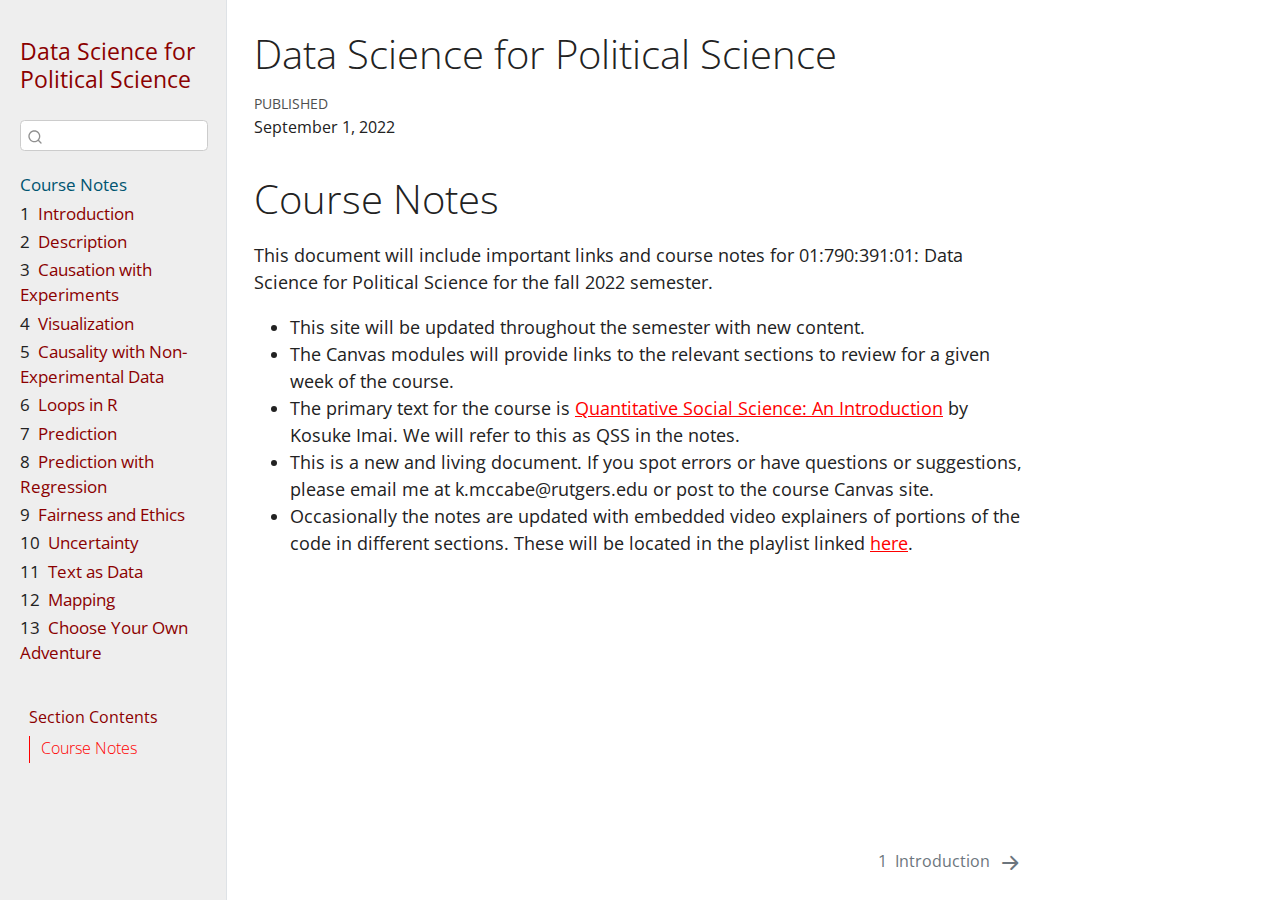
<file: docs/index.html>
<!DOCTYPE html>
<html xmlns="http://www.w3.org/1999/xhtml" lang="en" xml:lang="en"><head>

<meta charset="utf-8">
<meta name="generator" content="quarto-1.0.36">

<meta name="viewport" content="width=device-width, initial-scale=1.0, user-scalable=yes">

<meta name="dcterms.date" content="2022-09-01">

<title>Data Science for Political Science</title>
<style>
code{white-space: pre-wrap;}
span.smallcaps{font-variant: small-caps;}
span.underline{text-decoration: underline;}
div.column{display: inline-block; vertical-align: top; width: 50%;}
div.hanging-indent{margin-left: 1.5em; text-indent: -1.5em;}
ul.task-list{list-style: none;}
</style>


<script src="site_libs/quarto-nav/quarto-nav.js"></script>
<script src="site_libs/quarto-nav/headroom.min.js"></script>
<script src="site_libs/clipboard/clipboard.min.js"></script>
<script src="site_libs/quarto-search/autocomplete.umd.js"></script>
<script src="site_libs/quarto-search/fuse.min.js"></script>
<script src="site_libs/quarto-search/quarto-search.js"></script>
<meta name="quarto:offset" content="./">
<link href="./intro.html" rel="next">
<script src="site_libs/quarto-html/quarto.js"></script>
<script src="site_libs/quarto-html/popper.min.js"></script>
<script src="site_libs/quarto-html/tippy.umd.min.js"></script>
<script src="site_libs/quarto-html/anchor.min.js"></script>
<link href="site_libs/quarto-html/tippy.css" rel="stylesheet">
<link href="site_libs/quarto-html/quarto-syntax-highlighting.css" rel="stylesheet" id="quarto-text-highlighting-styles">
<script src="site_libs/bootstrap/bootstrap.min.js"></script>
<link href="site_libs/bootstrap/bootstrap-icons.css" rel="stylesheet">
<link href="site_libs/bootstrap/bootstrap.min.css" rel="stylesheet" id="quarto-bootstrap" data-mode="light">
<script id="quarto-search-options" type="application/json">{
  "location": "sidebar",
  "copy-button": false,
  "collapse-after": 3,
  "panel-placement": "start",
  "type": "textbox",
  "limit": 20,
  "language": {
    "search-no-results-text": "No results",
    "search-matching-documents-text": "matching documents",
    "search-copy-link-title": "Copy link to search",
    "search-hide-matches-text": "Hide additional matches",
    "search-more-match-text": "more match in this document",
    "search-more-matches-text": "more matches in this document",
    "search-clear-button-title": "Clear",
    "search-detached-cancel-button-title": "Cancel",
    "search-submit-button-title": "Submit"
  }
}</script>


</head>

<body class="nav-sidebar docked">

<div id="quarto-search-results"></div>
  <header id="quarto-header" class="headroom fixed-top">
  <nav class="quarto-secondary-nav" data-bs-toggle="collapse" data-bs-target="#quarto-sidebar" aria-controls="quarto-sidebar" aria-expanded="false" aria-label="Toggle sidebar navigation" onclick="if (window.quartoToggleHeadroom) { window.quartoToggleHeadroom(); }">
    <div class="container-fluid d-flex justify-content-between">
      <h1 class="quarto-secondary-nav-title">Data Science for Political Science</h1>
      <button type="button" class="quarto-btn-toggle btn" aria-label="Show secondary navigation">
        <i class="bi bi-chevron-right"></i>
      </button>
    </div>
  </nav>
</header>
<!-- content -->
<div id="quarto-content" class="quarto-container page-columns page-rows-contents page-layout-article">
<!-- sidebar -->
  <nav id="quarto-sidebar" class="sidebar collapse sidebar-navigation docked overflow-auto">
    <div class="pt-lg-2 mt-2 text-left sidebar-header">
    <div class="sidebar-title mb-0 py-0">
      <a href="./">Data Science for Political Science</a> 
    </div>
      </div>
      <div class="mt-2 flex-shrink-0 align-items-center">
        <div class="sidebar-search">
        <div id="quarto-search" class="" title="Search"></div>
        </div>
      </div>
    <div class="sidebar-menu-container"> 
    <ul class="list-unstyled mt-1">
        <li class="sidebar-item">
  <div class="sidebar-item-container"> 
  <a href="./index.html" class="sidebar-item-text sidebar-link active">Course Notes</a>
  </div>
</li>
        <li class="sidebar-item">
  <div class="sidebar-item-container"> 
  <a href="./intro.html" class="sidebar-item-text sidebar-link"><span class="chapter-number">1</span>&nbsp; <span class="chapter-title">Introduction</span></a>
  </div>
</li>
        <li class="sidebar-item">
  <div class="sidebar-item-container"> 
  <a href="./02-Description.html" class="sidebar-item-text sidebar-link"><span class="chapter-number">2</span>&nbsp; <span class="chapter-title">Description</span></a>
  </div>
</li>
        <li class="sidebar-item">
  <div class="sidebar-item-container"> 
  <a href="./03-CausalityI.html" class="sidebar-item-text sidebar-link"><span class="chapter-number">3</span>&nbsp; <span class="chapter-title">Causation with Experiments</span></a>
  </div>
</li>
        <li class="sidebar-item">
  <div class="sidebar-item-container"> 
  <a href="./04-Visualization.html" class="sidebar-item-text sidebar-link"><span class="chapter-number">4</span>&nbsp; <span class="chapter-title">Visualization</span></a>
  </div>
</li>
        <li class="sidebar-item">
  <div class="sidebar-item-container"> 
  <a href="./05-Causalityii.html" class="sidebar-item-text sidebar-link"><span class="chapter-number">5</span>&nbsp; <span class="chapter-title">Causality with Non-Experimental Data</span></a>
  </div>
</li>
        <li class="sidebar-item">
  <div class="sidebar-item-container"> 
  <a href="./06-Loops.html" class="sidebar-item-text sidebar-link"><span class="chapter-number">6</span>&nbsp; <span class="chapter-title">Loops in R</span></a>
  </div>
</li>
        <li class="sidebar-item">
  <div class="sidebar-item-container"> 
  <a href="./07-Prediction.html" class="sidebar-item-text sidebar-link"><span class="chapter-number">7</span>&nbsp; <span class="chapter-title">Prediction</span></a>
  </div>
</li>
        <li class="sidebar-item">
  <div class="sidebar-item-container"> 
  <a href="./08-Regression.html" class="sidebar-item-text sidebar-link"><span class="chapter-number">8</span>&nbsp; <span class="chapter-title">Prediction with Regression</span></a>
  </div>
</li>
        <li class="sidebar-item">
  <div class="sidebar-item-container"> 
  <a href="./09-Fairness.html" class="sidebar-item-text sidebar-link"><span class="chapter-number">9</span>&nbsp; <span class="chapter-title">Fairness and Ethics</span></a>
  </div>
</li>
        <li class="sidebar-item">
  <div class="sidebar-item-container"> 
  <a href="./10-Uncertainty.html" class="sidebar-item-text sidebar-link"><span class="chapter-number">10</span>&nbsp; <span class="chapter-title">Uncertainty</span></a>
  </div>
</li>
        <li class="sidebar-item">
  <div class="sidebar-item-container"> 
  <a href="./11-TextasData.html" class="sidebar-item-text sidebar-link"><span class="chapter-number">11</span>&nbsp; <span class="chapter-title">Text as Data</span></a>
  </div>
</li>
        <li class="sidebar-item">
  <div class="sidebar-item-container"> 
  <a href="./12-Maps.html" class="sidebar-item-text sidebar-link"><span class="chapter-number">12</span>&nbsp; <span class="chapter-title">Mapping</span></a>
  </div>
</li>
        <li class="sidebar-item">
  <div class="sidebar-item-container"> 
  <a href="./13-ChooseYourOwnAdventure.html" class="sidebar-item-text sidebar-link"><span class="chapter-number">13</span>&nbsp; <span class="chapter-title">Choose Your Own Adventure</span></a>
  </div>
</li>
    </ul>
    </div>
    <nav id="TOC" role="doc-toc">
    <h2 id="toc-title">Section Contents</h2>
   
  <ul>
  <li><a href="#course-notes" id="toc-course-notes" class="nav-link active" data-scroll-target="#course-notes">Course Notes</a></li>
  </ul>
</nav>
</nav>
<!-- margin-sidebar -->
    <div id="quarto-margin-sidebar" class="sidebar margin-sidebar">
    </div>
<!-- main -->
<main class="content" id="quarto-document-content">

<header id="title-block-header" class="quarto-title-block default">
<div class="quarto-title">
<h1 class="title d-none d-lg-block">Data Science for Political Science</h1>
</div>



<div class="quarto-title-meta">

    
    <div>
    <div class="quarto-title-meta-heading">Published</div>
    <div class="quarto-title-meta-contents">
      <p class="date">September 1, 2022</p>
    </div>
  </div>
    
  </div>
  

</header>

<section id="course-notes" class="level1 unnumbered">
<h1 class="unnumbered">Course Notes</h1>
<p>This document will include important links and course notes for 01:790:391:01: Data Science for Political Science for the fall 2022 semester.</p>
<ul>
<li>This site will be updated throughout the semester with new content.</li>
<li>The Canvas modules will provide links to the relevant sections to review for a given week of the course.</li>
<li>The primary text for the course is <a href="https://qss.princeton.press/qss-an-introduction/">Quantitative Social Science: An Introduction</a> by Kosuke Imai. We will refer to this as QSS in the notes.</li>
<li>This is a new and living document. If you spot errors or have questions or suggestions, please email me at k.mccabe@rutgers.edu or post to the course Canvas site.</li>
<li>Occasionally the notes are updated with embedded video explainers of portions of the code in different sections. These will be located in the playlist linked <a href="https://youtube.com/playlist?list=PLx0unV_UpWcVWiQgq55YZxemiH7KrtPU-">here</a>.</li>
</ul>


</section>

</main> <!-- /main -->
<script id="quarto-html-after-body" type="application/javascript">
window.document.addEventListener("DOMContentLoaded", function (event) {
  const toggleBodyColorMode = (bsSheetEl) => {
    const mode = bsSheetEl.getAttribute("data-mode");
    const bodyEl = window.document.querySelector("body");
    if (mode === "dark") {
      bodyEl.classList.add("quarto-dark");
      bodyEl.classList.remove("quarto-light");
    } else {
      bodyEl.classList.add("quarto-light");
      bodyEl.classList.remove("quarto-dark");
    }
  }
  const toggleBodyColorPrimary = () => {
    const bsSheetEl = window.document.querySelector("link#quarto-bootstrap");
    if (bsSheetEl) {
      toggleBodyColorMode(bsSheetEl);
    }
  }
  toggleBodyColorPrimary();  
  const icon = "";
  const anchorJS = new window.AnchorJS();
  anchorJS.options = {
    placement: 'right',
    icon: icon
  };
  anchorJS.add('.anchored');
  const clipboard = new window.ClipboardJS('.code-copy-button', {
    target: function(trigger) {
      return trigger.previousElementSibling;
    }
  });
  clipboard.on('success', function(e) {
    // button target
    const button = e.trigger;
    // don't keep focus
    button.blur();
    // flash "checked"
    button.classList.add('code-copy-button-checked');
    var currentTitle = button.getAttribute("title");
    button.setAttribute("title", "Copied!");
    setTimeout(function() {
      button.setAttribute("title", currentTitle);
      button.classList.remove('code-copy-button-checked');
    }, 1000);
    // clear code selection
    e.clearSelection();
  });
  function tippyHover(el, contentFn) {
    const config = {
      allowHTML: true,
      content: contentFn,
      maxWidth: 500,
      delay: 100,
      arrow: false,
      appendTo: function(el) {
          return el.parentElement;
      },
      interactive: true,
      interactiveBorder: 10,
      theme: 'quarto',
      placement: 'bottom-start'
    };
    window.tippy(el, config); 
  }
  const noterefs = window.document.querySelectorAll('a[role="doc-noteref"]');
  for (var i=0; i<noterefs.length; i++) {
    const ref = noterefs[i];
    tippyHover(ref, function() {
      let href = ref.getAttribute('href');
      try { href = new URL(href).hash; } catch {}
      const id = href.replace(/^#\/?/, "");
      const note = window.document.getElementById(id);
      return note.innerHTML;
    });
  }
  var bibliorefs = window.document.querySelectorAll('a[role="doc-biblioref"]');
  for (var i=0; i<bibliorefs.length; i++) {
    const ref = bibliorefs[i];
    const cites = ref.parentNode.getAttribute('data-cites').split(' ');
    tippyHover(ref, function() {
      var popup = window.document.createElement('div');
      cites.forEach(function(cite) {
        var citeDiv = window.document.createElement('div');
        citeDiv.classList.add('hanging-indent');
        citeDiv.classList.add('csl-entry');
        var biblioDiv = window.document.getElementById('ref-' + cite);
        if (biblioDiv) {
          citeDiv.innerHTML = biblioDiv.innerHTML;
        }
        popup.appendChild(citeDiv);
      });
      return popup.innerHTML;
    });
  }
});
</script>
<nav class="page-navigation">
  <div class="nav-page nav-page-previous">
  </div>
  <div class="nav-page nav-page-next">
      <a href="./intro.html" class="pagination-link">
        <span class="nav-page-text"><span class="chapter-number">1</span>&nbsp; <span class="chapter-title">Introduction</span></span> <i class="bi bi-arrow-right-short"></i>
      </a>
  </div>
</nav>
</div> <!-- /content -->



</body></html>
</file>
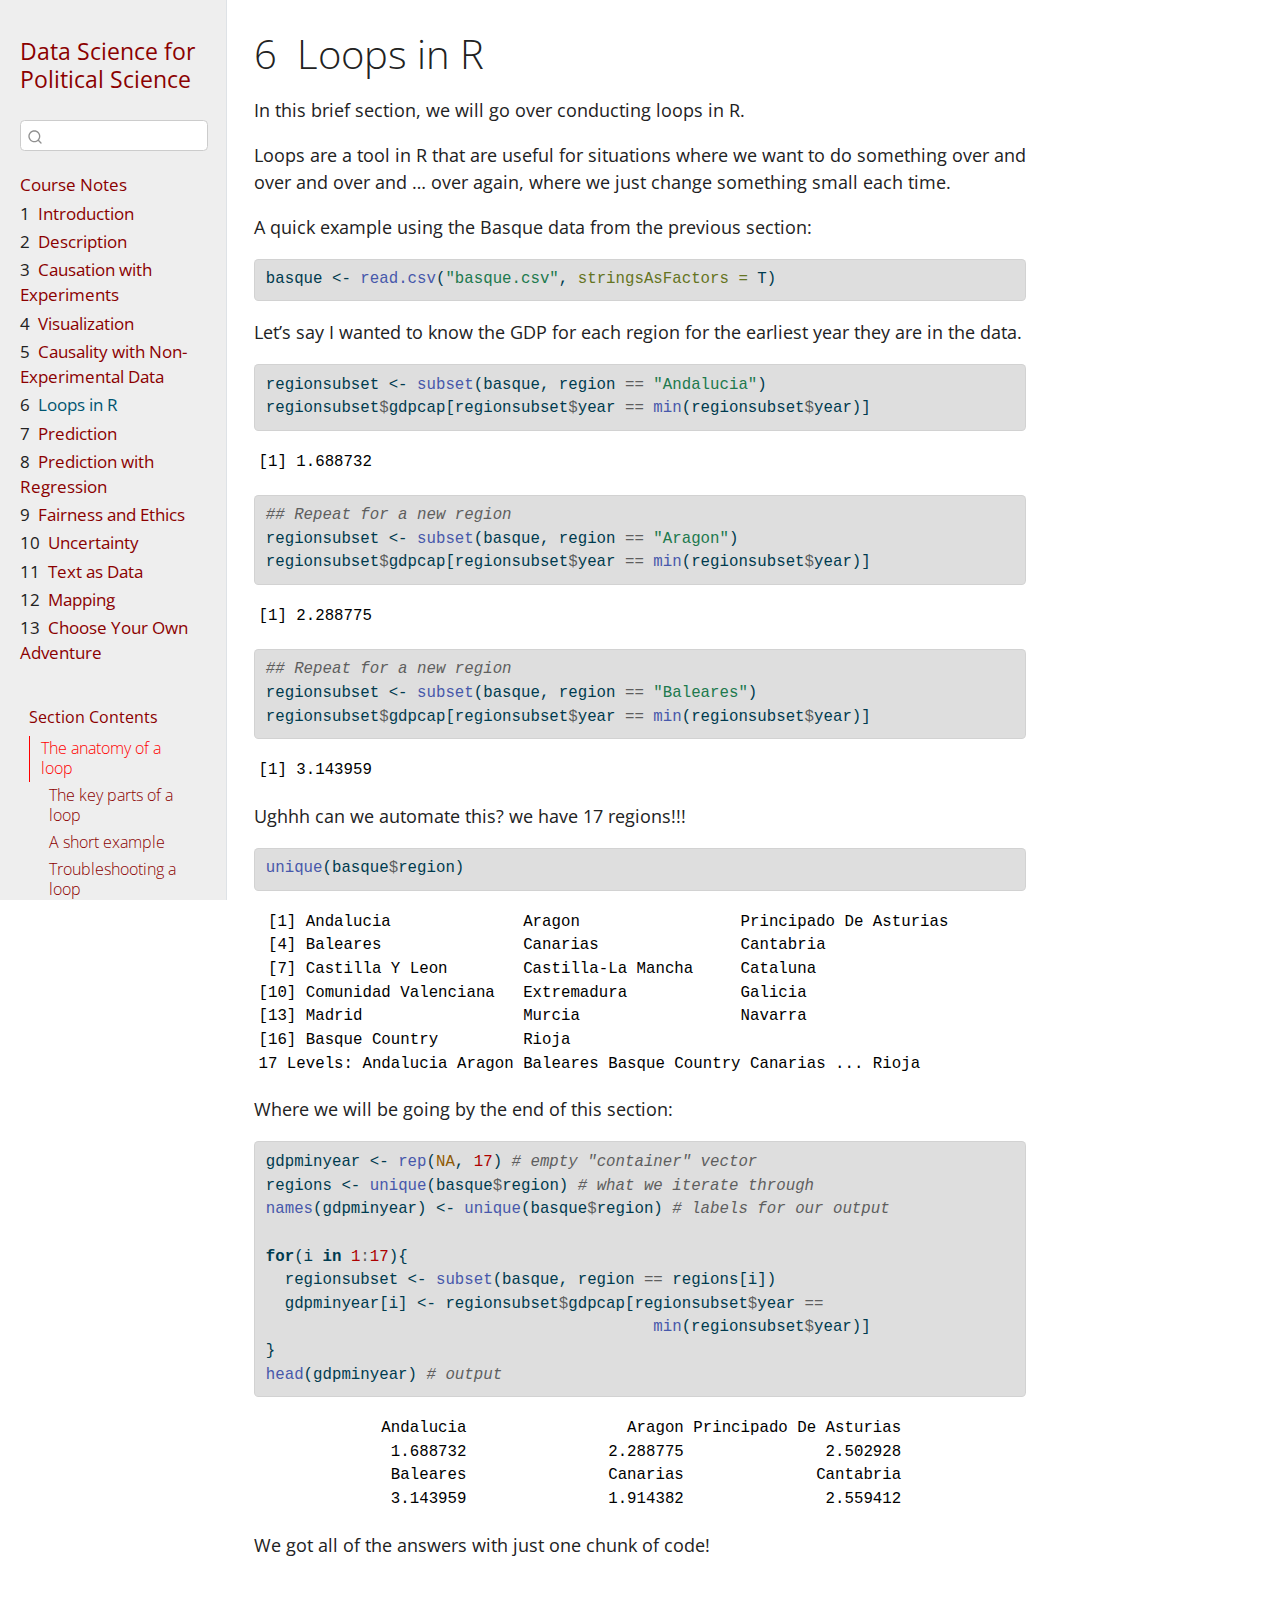
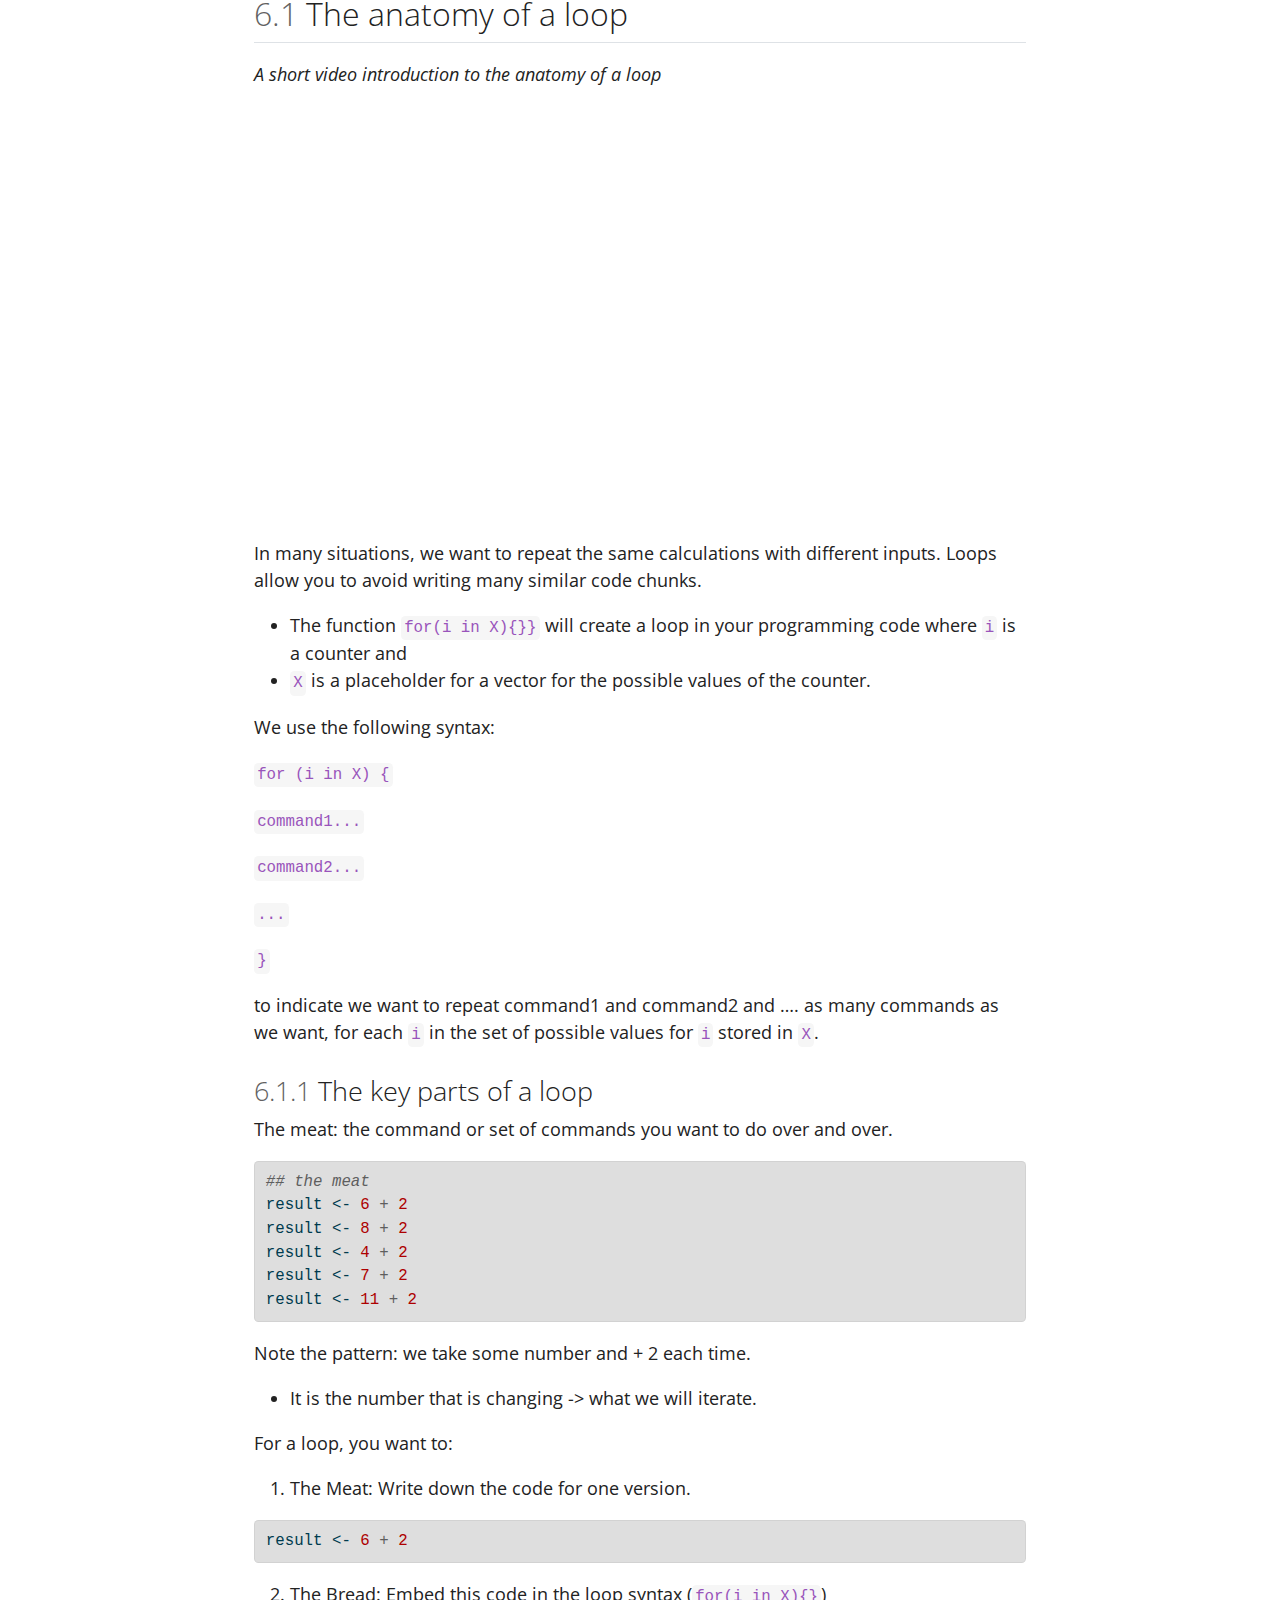
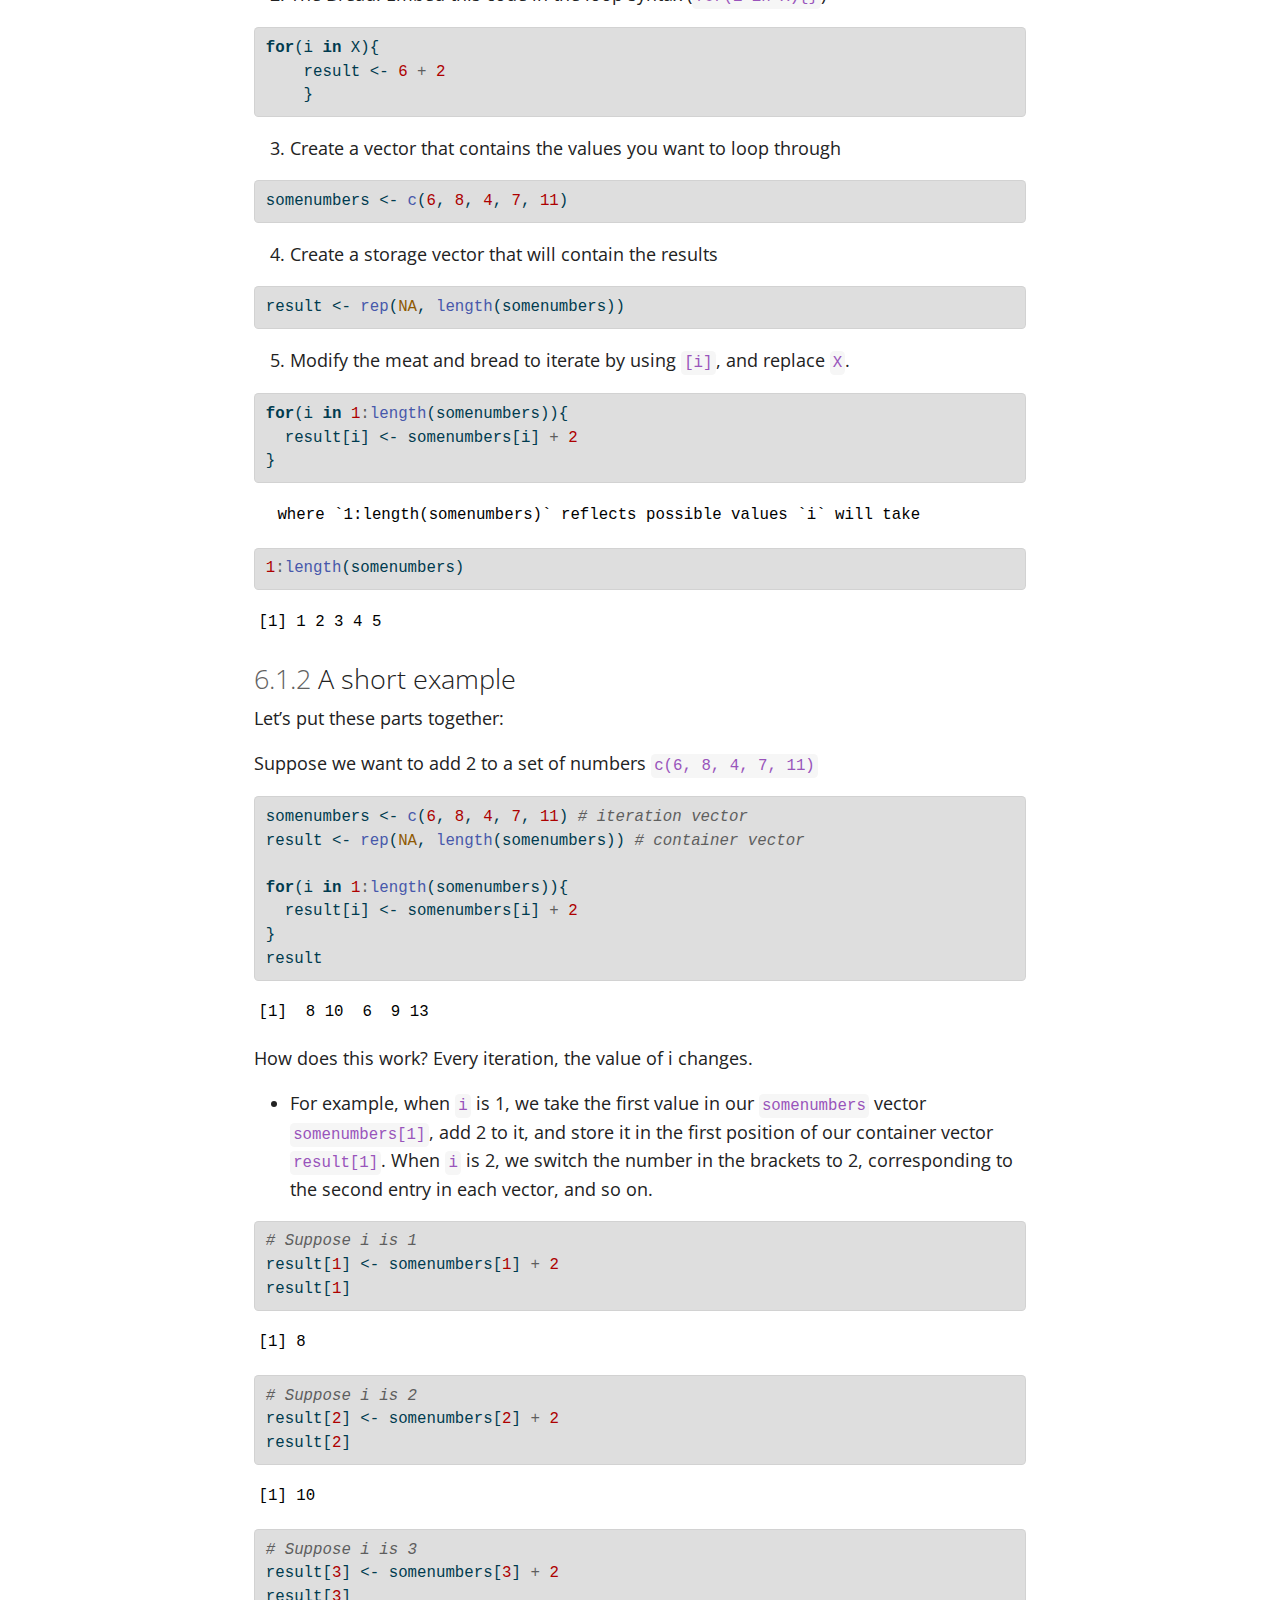
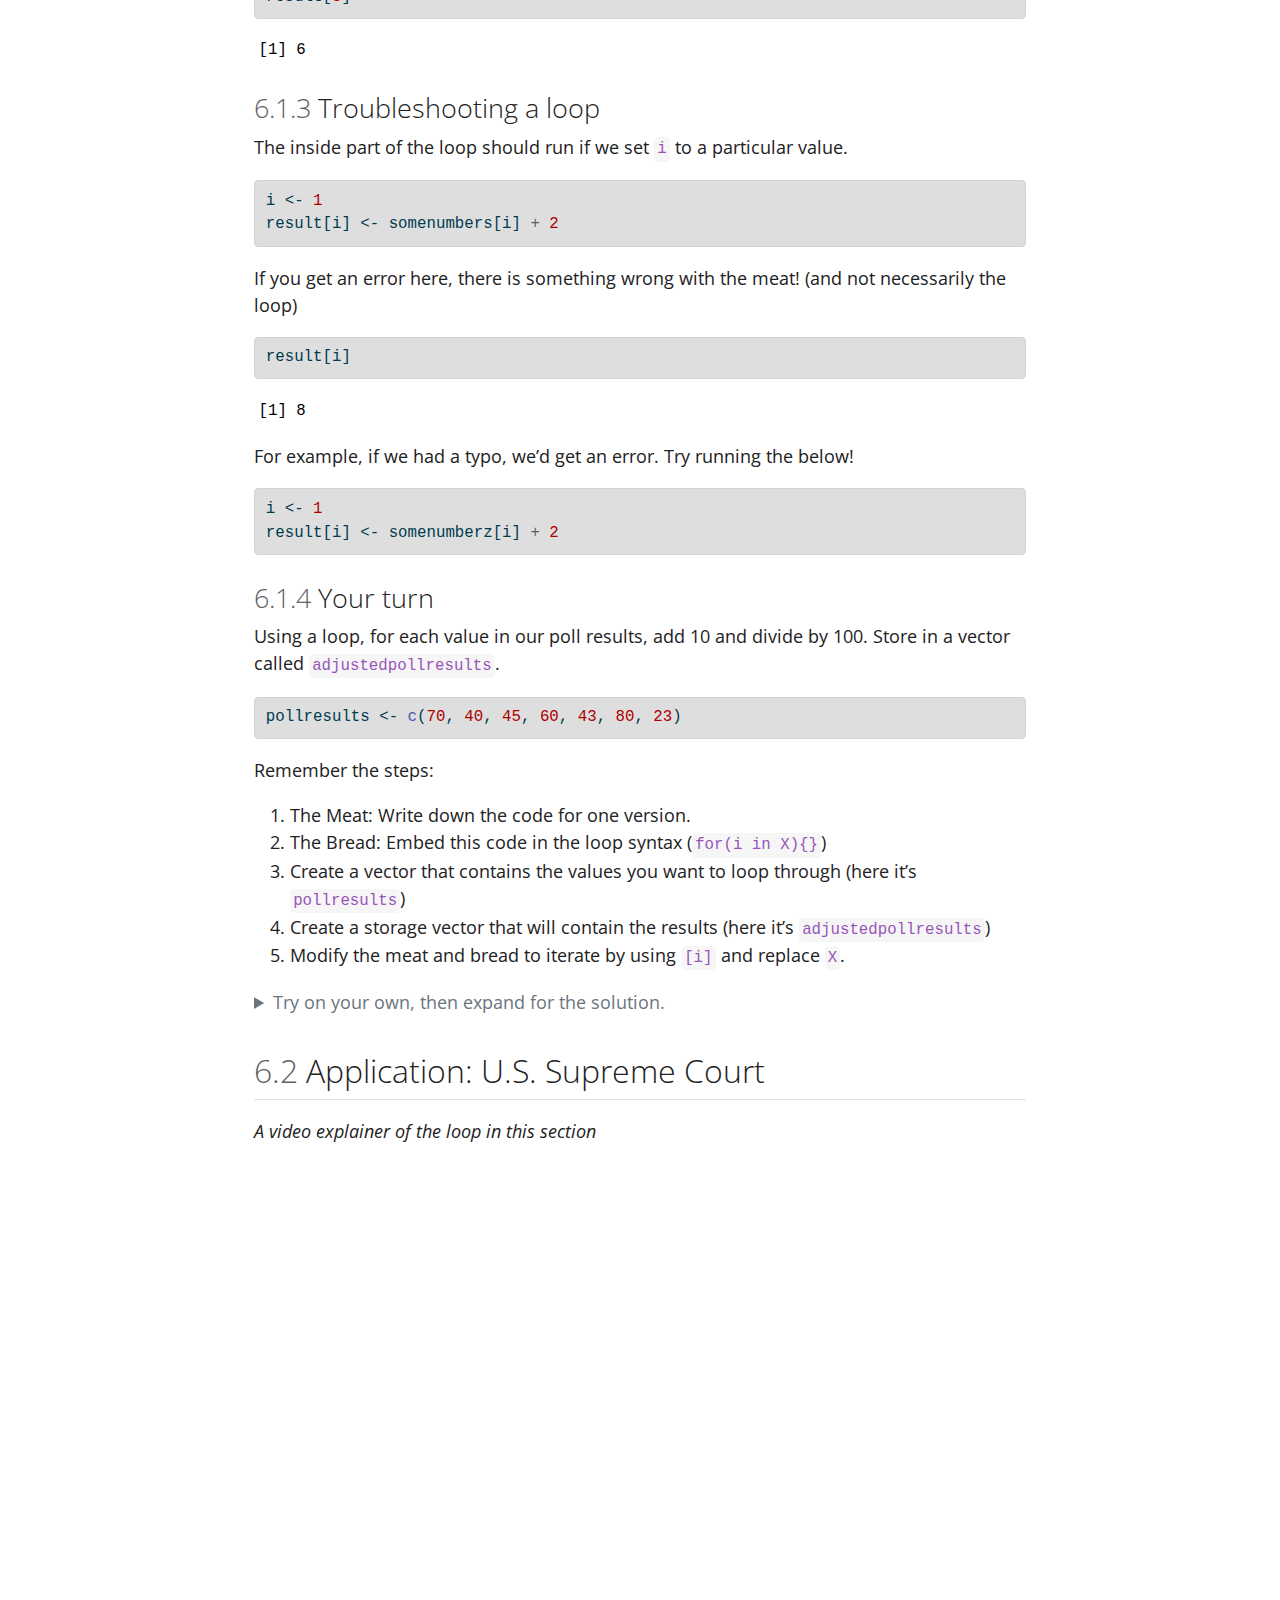
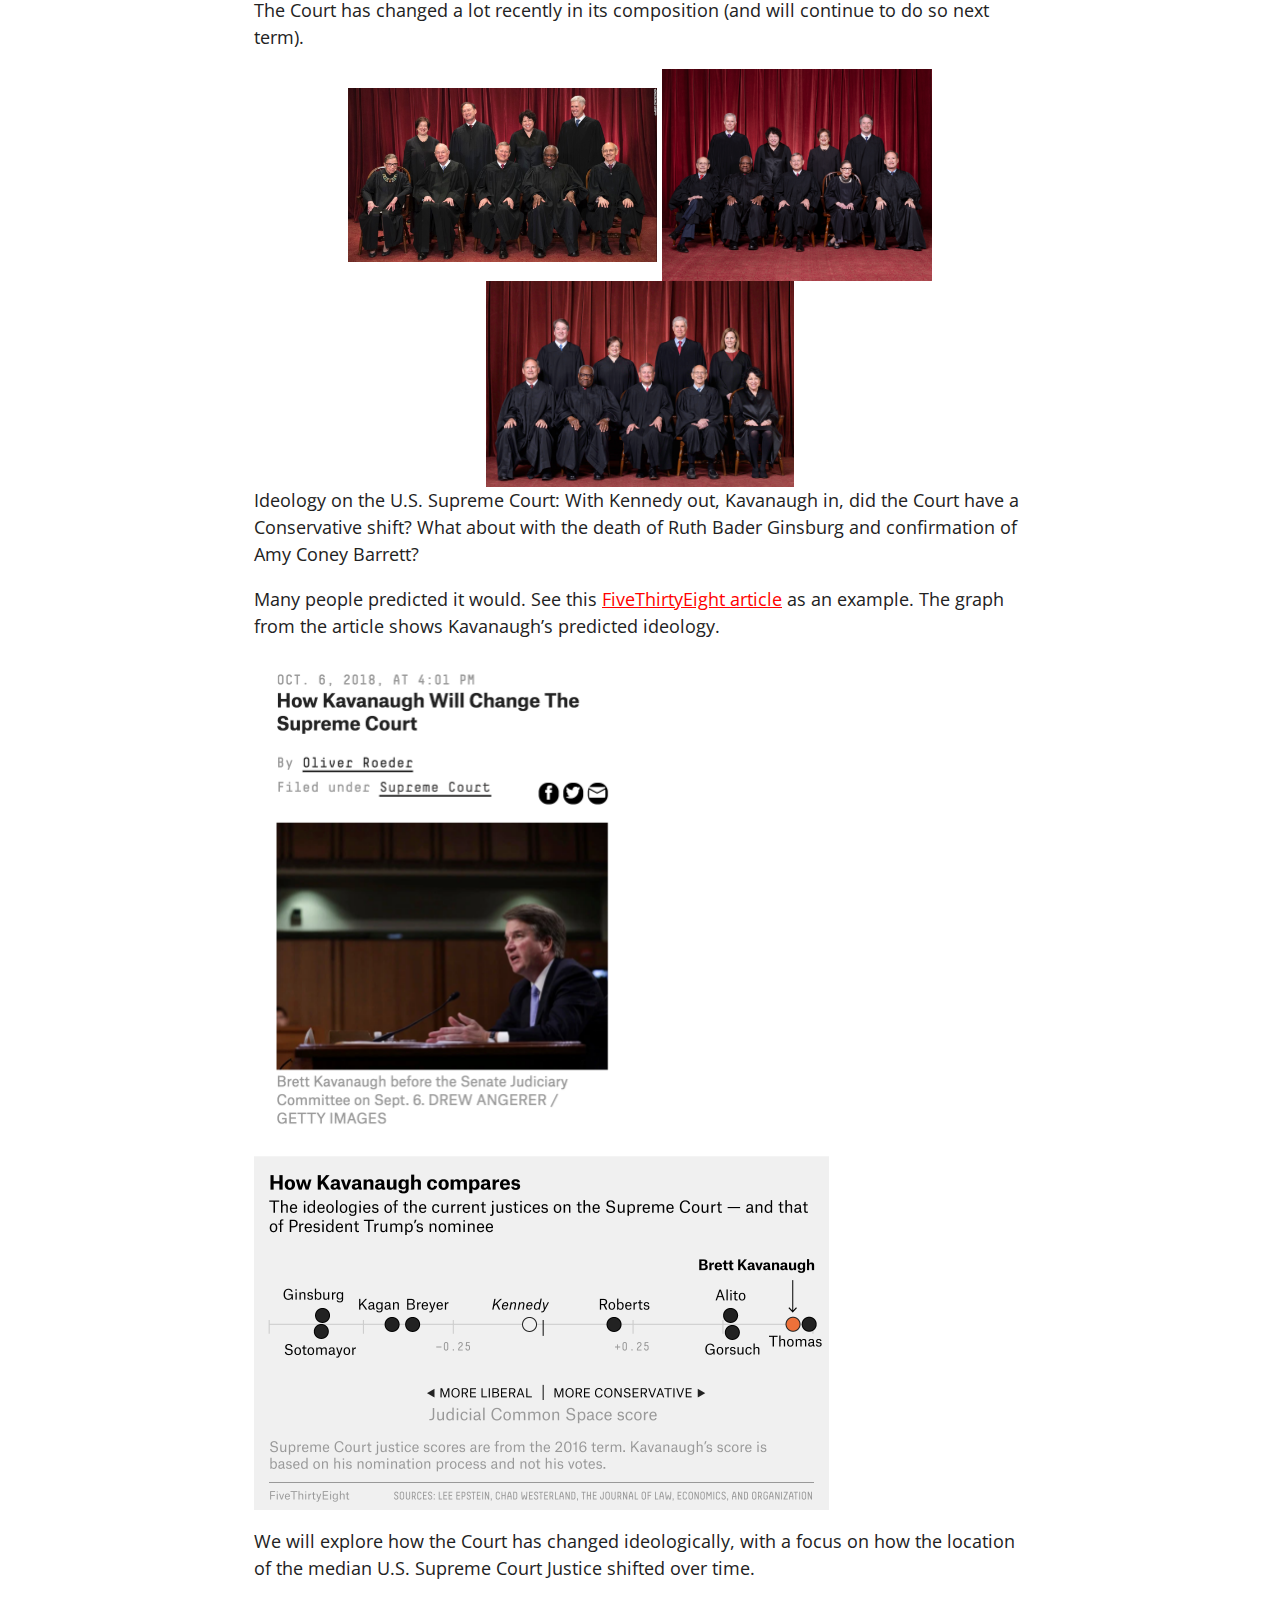
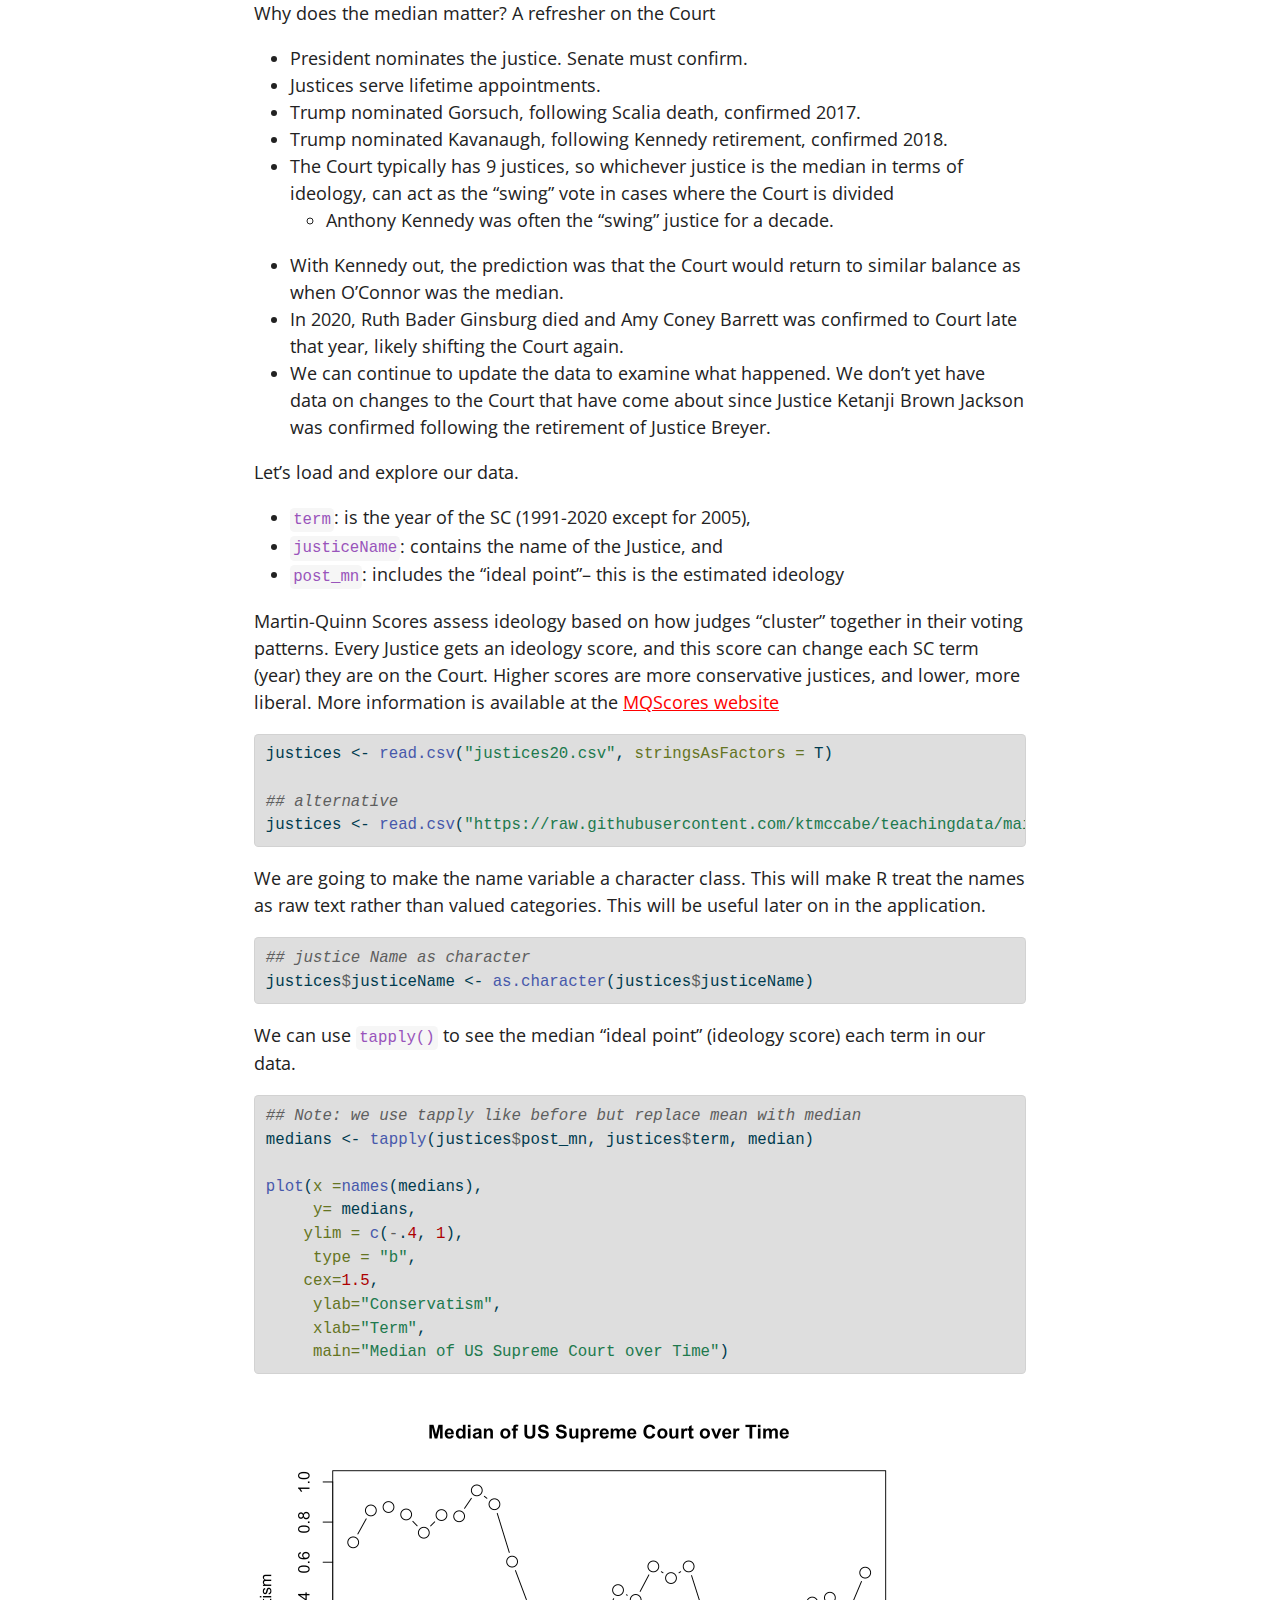
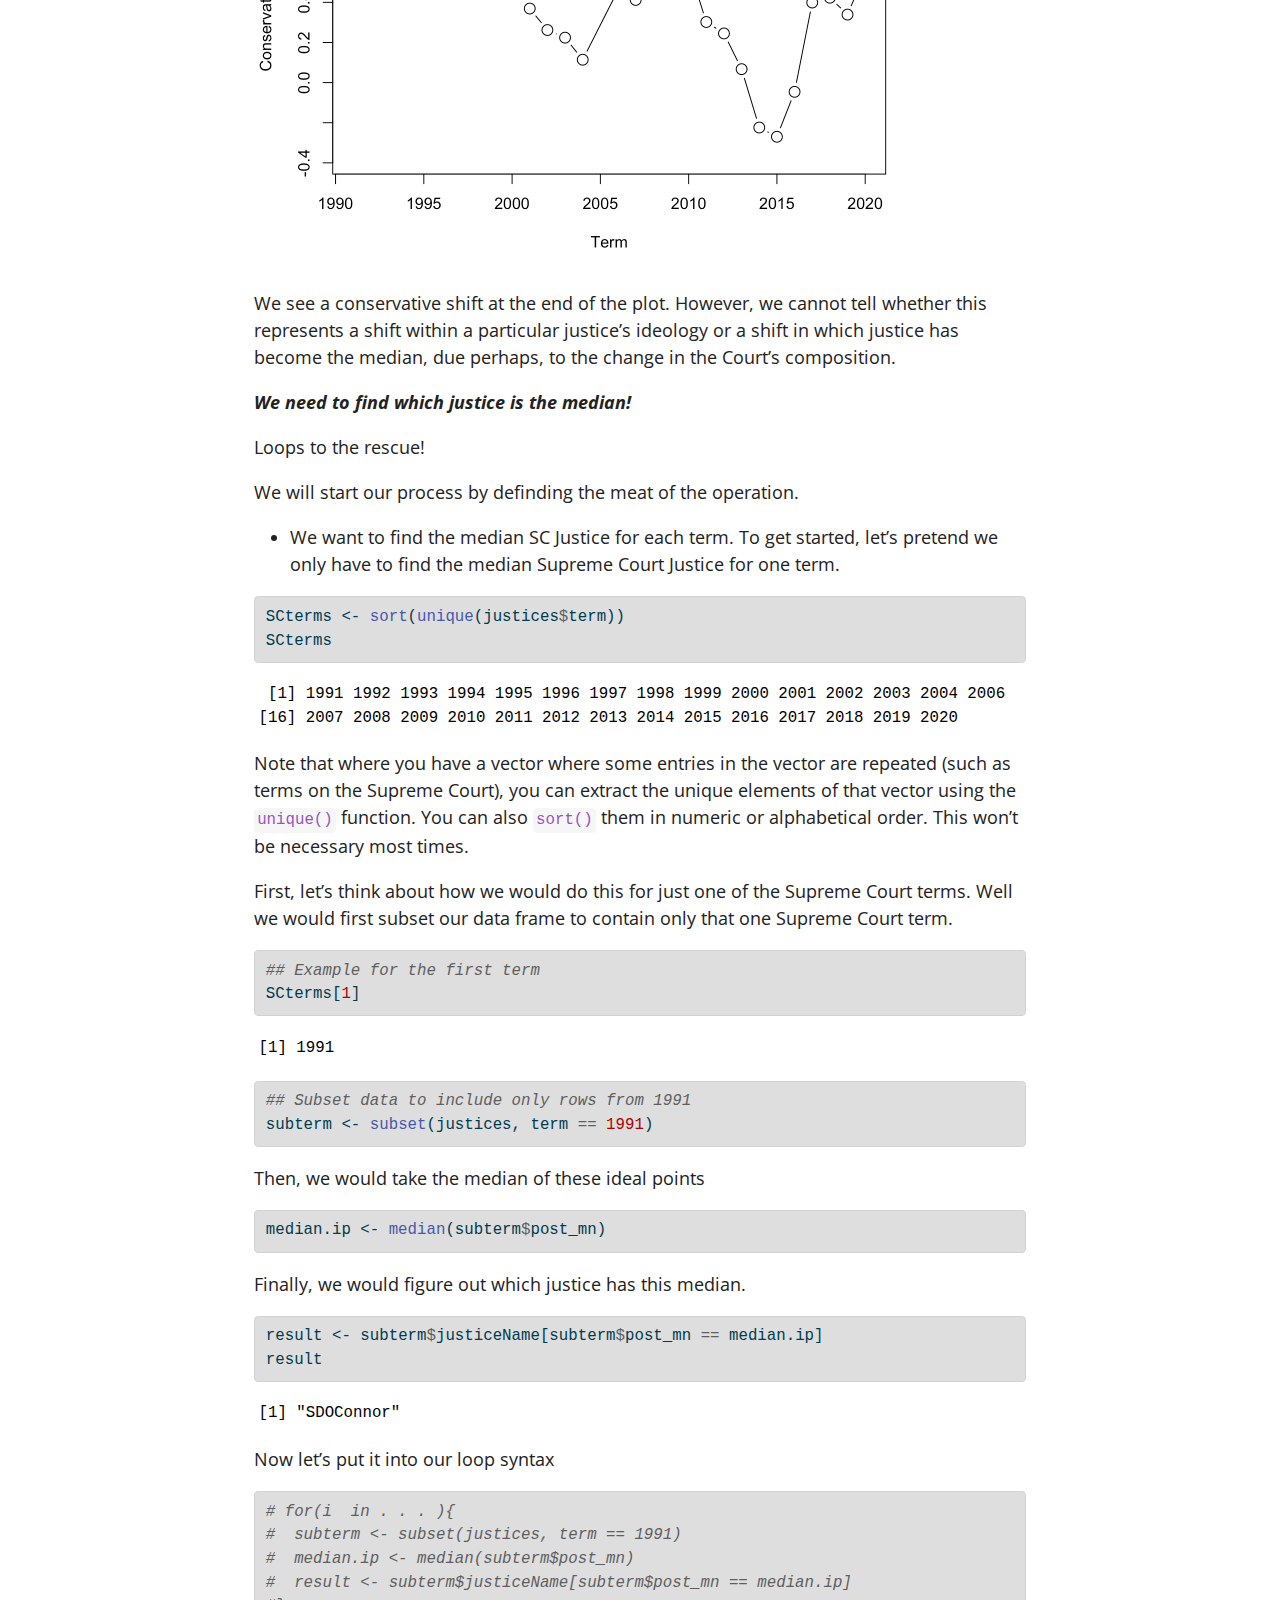
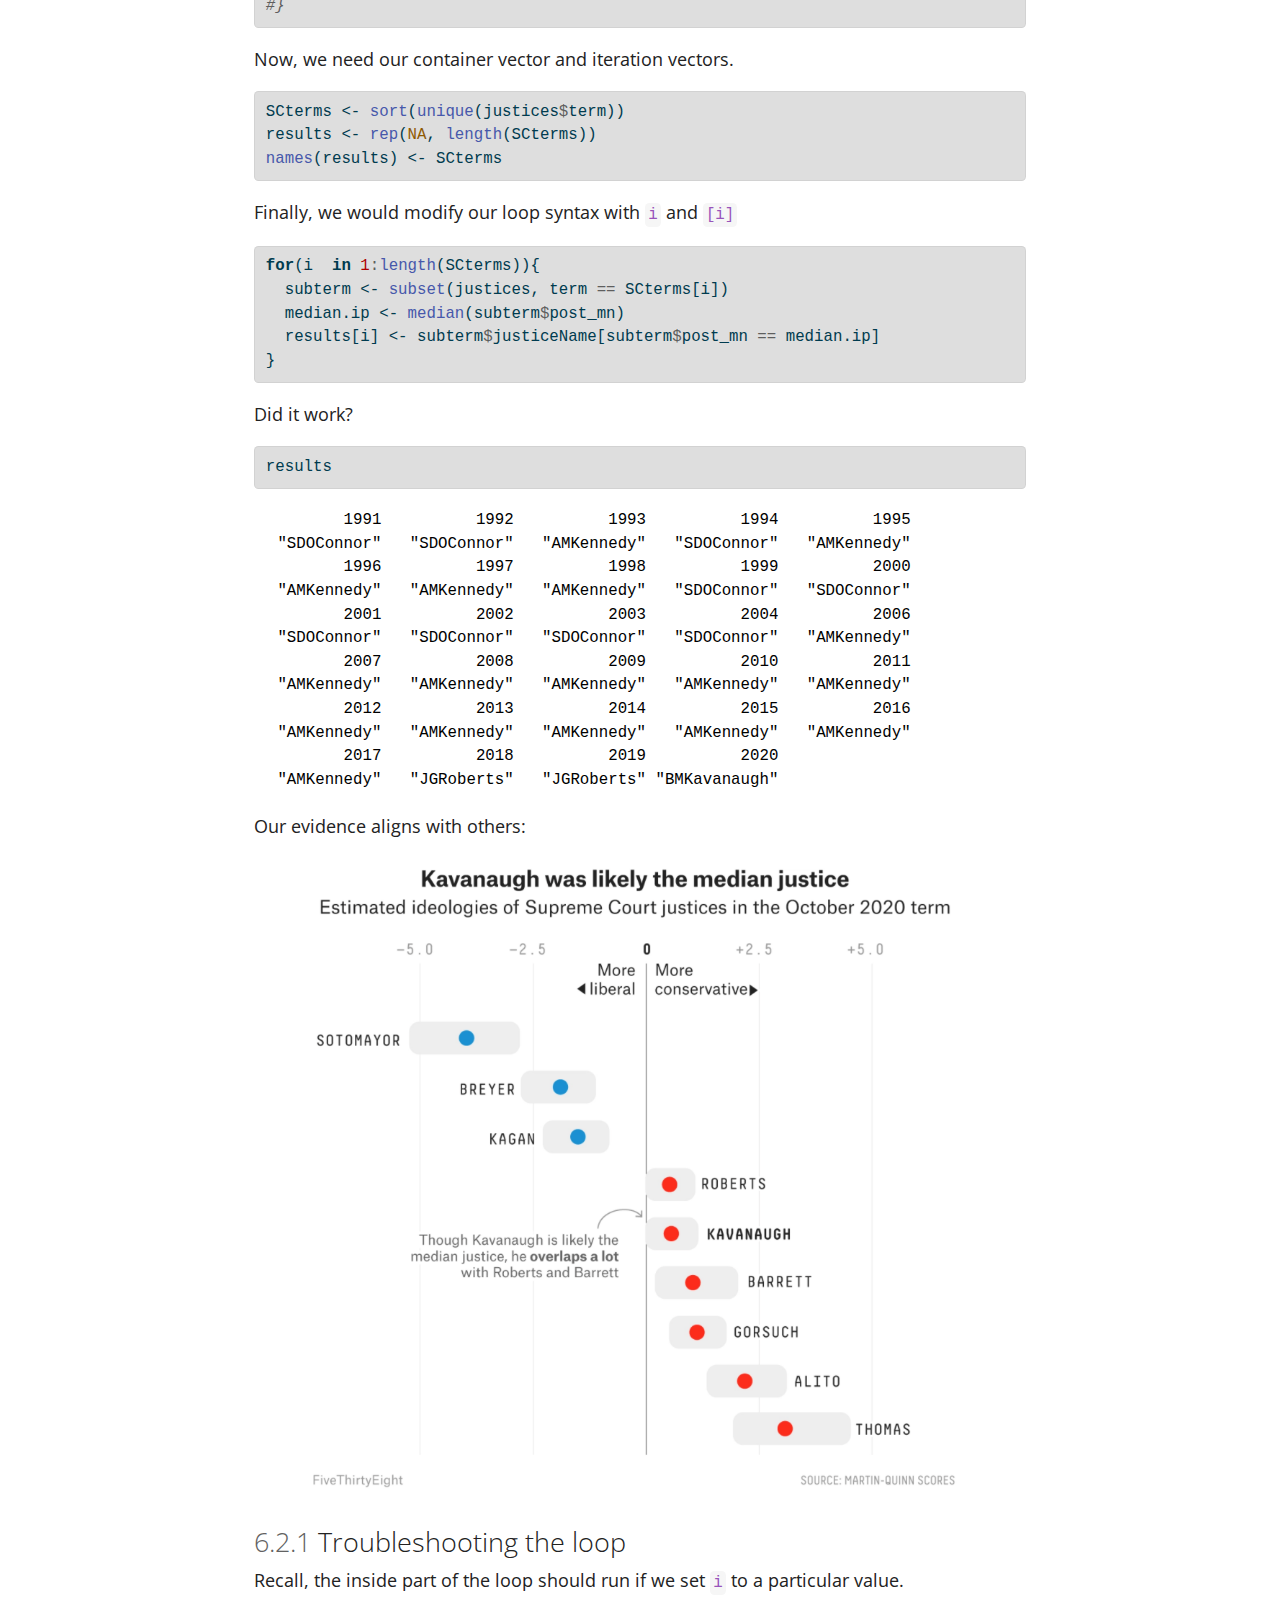
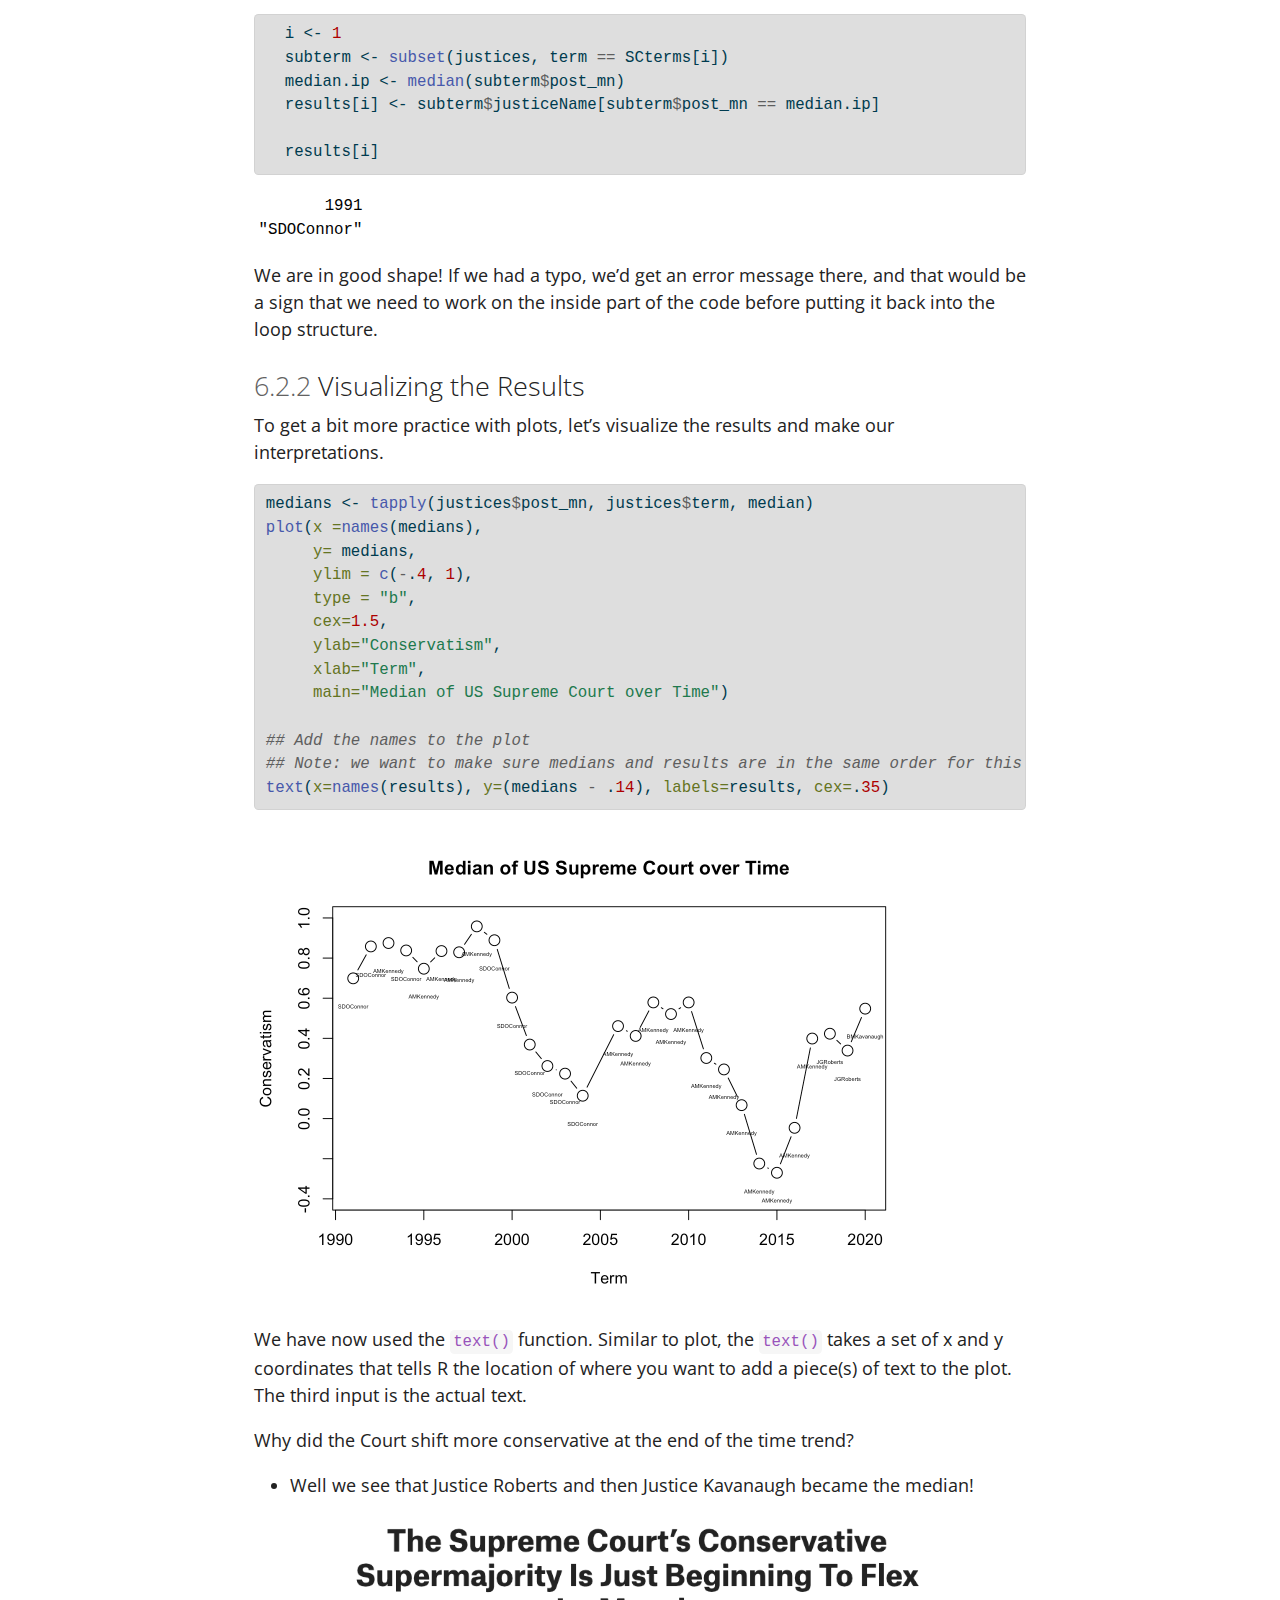
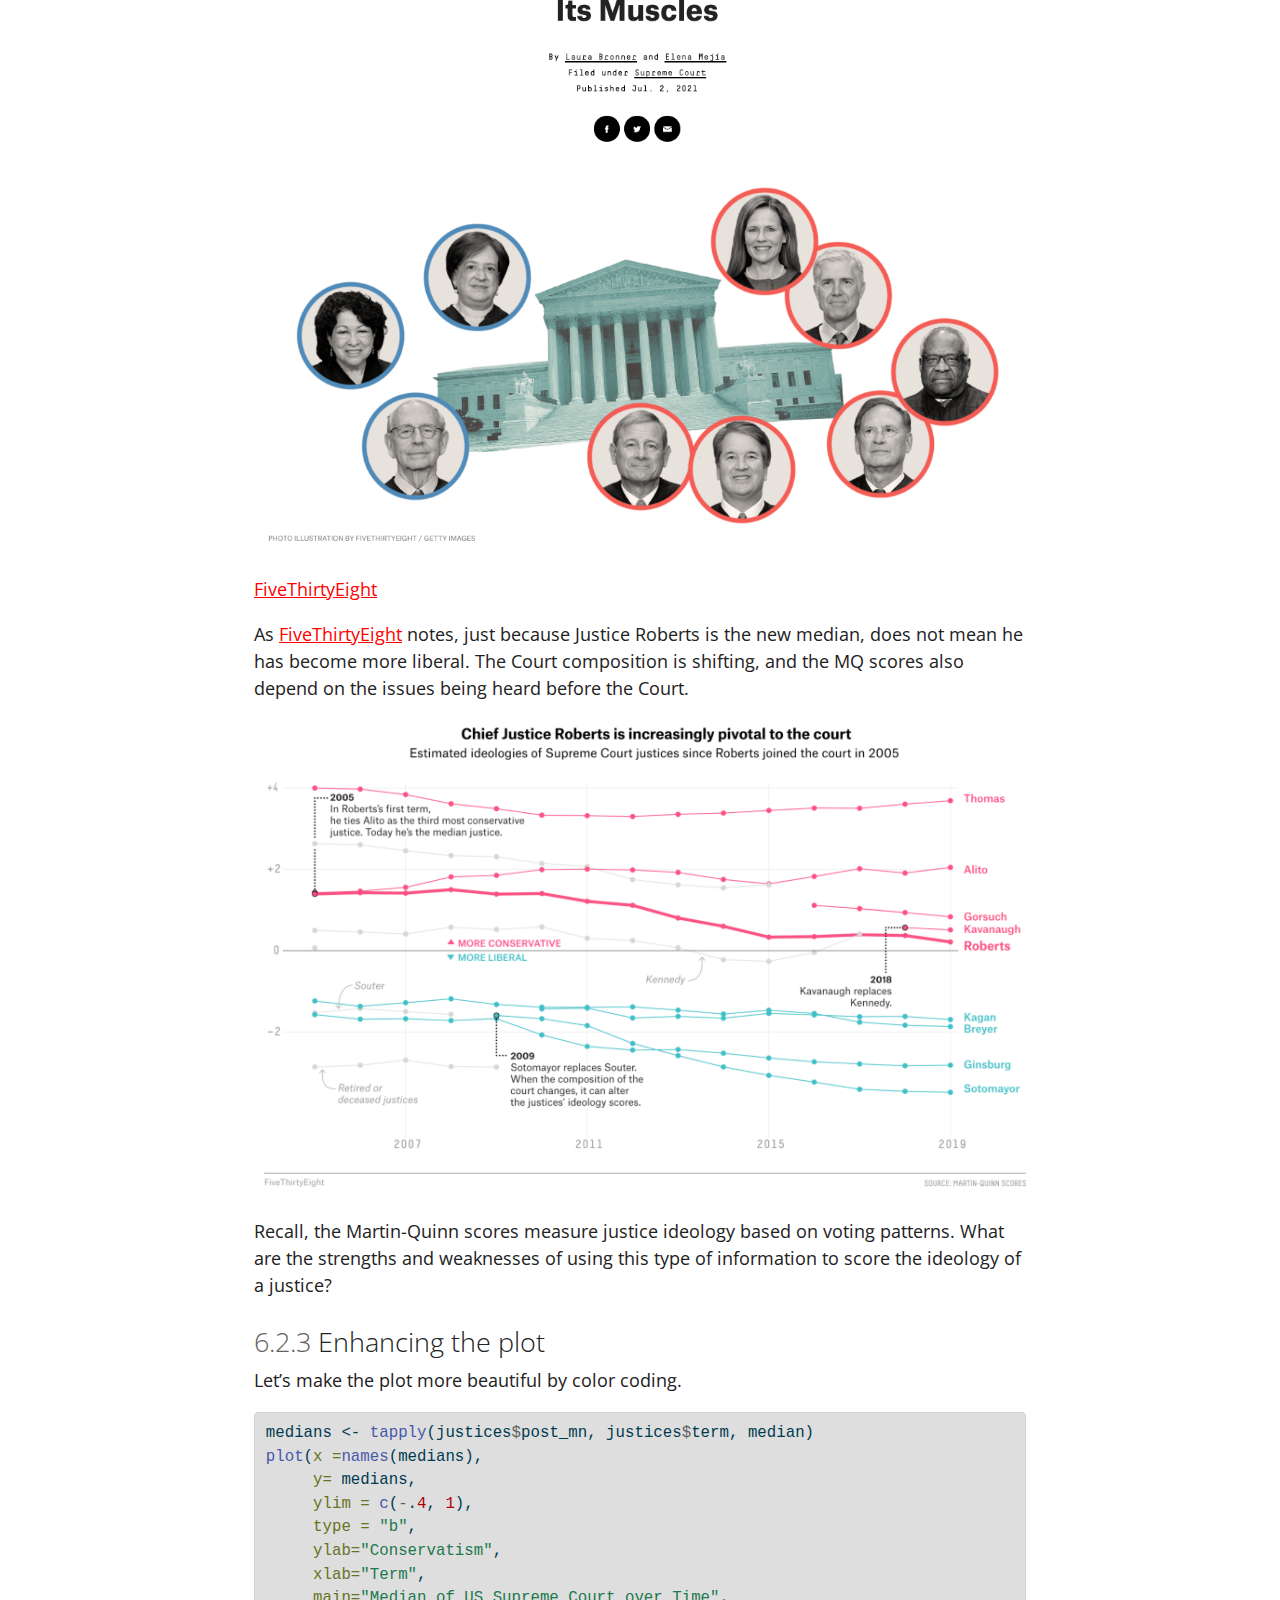
<file: docs/06-Loops.html>
<!DOCTYPE html>
<html xmlns="http://www.w3.org/1999/xhtml" lang="en" xml:lang="en"><head>

<meta charset="utf-8">
<meta name="generator" content="quarto-1.0.36">

<meta name="viewport" content="width=device-width, initial-scale=1.0, user-scalable=yes">


<title>Data Science for Political Science - 6&nbsp; Loops in R</title>
<style>
code{white-space: pre-wrap;}
span.smallcaps{font-variant: small-caps;}
span.underline{text-decoration: underline;}
div.column{display: inline-block; vertical-align: top; width: 50%;}
div.hanging-indent{margin-left: 1.5em; text-indent: -1.5em;}
ul.task-list{list-style: none;}
pre > code.sourceCode { white-space: pre; position: relative; }
pre > code.sourceCode > span { display: inline-block; line-height: 1.25; }
pre > code.sourceCode > span:empty { height: 1.2em; }
.sourceCode { overflow: visible; }
code.sourceCode > span { color: inherit; text-decoration: inherit; }
div.sourceCode { margin: 1em 0; }
pre.sourceCode { margin: 0; }
@media screen {
div.sourceCode { overflow: auto; }
}
@media print {
pre > code.sourceCode { white-space: pre-wrap; }
pre > code.sourceCode > span { text-indent: -5em; padding-left: 5em; }
}
pre.numberSource code
  { counter-reset: source-line 0; }
pre.numberSource code > span
  { position: relative; left: -4em; counter-increment: source-line; }
pre.numberSource code > span > a:first-child::before
  { content: counter(source-line);
    position: relative; left: -1em; text-align: right; vertical-align: baseline;
    border: none; display: inline-block;
    -webkit-touch-callout: none; -webkit-user-select: none;
    -khtml-user-select: none; -moz-user-select: none;
    -ms-user-select: none; user-select: none;
    padding: 0 4px; width: 4em;
    color: #aaaaaa;
  }
pre.numberSource { margin-left: 3em; border-left: 1px solid #aaaaaa;  padding-left: 4px; }
div.sourceCode
  {   }
@media screen {
pre > code.sourceCode > span > a:first-child::before { text-decoration: underline; }
}
code span.al { color: #ff0000; font-weight: bold; } /* Alert */
code span.an { color: #60a0b0; font-weight: bold; font-style: italic; } /* Annotation */
code span.at { color: #7d9029; } /* Attribute */
code span.bn { color: #40a070; } /* BaseN */
code span.bu { } /* BuiltIn */
code span.cf { color: #007020; font-weight: bold; } /* ControlFlow */
code span.ch { color: #4070a0; } /* Char */
code span.cn { color: #880000; } /* Constant */
code span.co { color: #60a0b0; font-style: italic; } /* Comment */
code span.cv { color: #60a0b0; font-weight: bold; font-style: italic; } /* CommentVar */
code span.do { color: #ba2121; font-style: italic; } /* Documentation */
code span.dt { color: #902000; } /* DataType */
code span.dv { color: #40a070; } /* DecVal */
code span.er { color: #ff0000; font-weight: bold; } /* Error */
code span.ex { } /* Extension */
code span.fl { color: #40a070; } /* Float */
code span.fu { color: #06287e; } /* Function */
code span.im { } /* Import */
code span.in { color: #60a0b0; font-weight: bold; font-style: italic; } /* Information */
code span.kw { color: #007020; font-weight: bold; } /* Keyword */
code span.op { color: #666666; } /* Operator */
code span.ot { color: #007020; } /* Other */
code span.pp { color: #bc7a00; } /* Preprocessor */
code span.sc { color: #4070a0; } /* SpecialChar */
code span.ss { color: #bb6688; } /* SpecialString */
code span.st { color: #4070a0; } /* String */
code span.va { color: #19177c; } /* Variable */
code span.vs { color: #4070a0; } /* VerbatimString */
code span.wa { color: #60a0b0; font-weight: bold; font-style: italic; } /* Warning */
</style>


<script src="site_libs/quarto-nav/quarto-nav.js"></script>
<script src="site_libs/quarto-nav/headroom.min.js"></script>
<script src="site_libs/clipboard/clipboard.min.js"></script>
<script src="site_libs/quarto-search/autocomplete.umd.js"></script>
<script src="site_libs/quarto-search/fuse.min.js"></script>
<script src="site_libs/quarto-search/quarto-search.js"></script>
<meta name="quarto:offset" content="./">
<link href="./07-Prediction.html" rel="next">
<link href="./05-Causalityii.html" rel="prev">
<script src="site_libs/quarto-html/quarto.js"></script>
<script src="site_libs/quarto-html/popper.min.js"></script>
<script src="site_libs/quarto-html/tippy.umd.min.js"></script>
<script src="site_libs/quarto-html/anchor.min.js"></script>
<link href="site_libs/quarto-html/tippy.css" rel="stylesheet">
<link href="site_libs/quarto-html/quarto-syntax-highlighting.css" rel="stylesheet" id="quarto-text-highlighting-styles">
<script src="site_libs/bootstrap/bootstrap.min.js"></script>
<link href="site_libs/bootstrap/bootstrap-icons.css" rel="stylesheet">
<link href="site_libs/bootstrap/bootstrap.min.css" rel="stylesheet" id="quarto-bootstrap" data-mode="light">
<script id="quarto-search-options" type="application/json">{
  "location": "sidebar",
  "copy-button": false,
  "collapse-after": 3,
  "panel-placement": "start",
  "type": "textbox",
  "limit": 20,
  "language": {
    "search-no-results-text": "No results",
    "search-matching-documents-text": "matching documents",
    "search-copy-link-title": "Copy link to search",
    "search-hide-matches-text": "Hide additional matches",
    "search-more-match-text": "more match in this document",
    "search-more-matches-text": "more matches in this document",
    "search-clear-button-title": "Clear",
    "search-detached-cancel-button-title": "Cancel",
    "search-submit-button-title": "Submit"
  }
}</script>


</head>

<body class="nav-sidebar docked">

<div id="quarto-search-results"></div>
  <header id="quarto-header" class="headroom fixed-top">
  <nav class="quarto-secondary-nav" data-bs-toggle="collapse" data-bs-target="#quarto-sidebar" aria-controls="quarto-sidebar" aria-expanded="false" aria-label="Toggle sidebar navigation" onclick="if (window.quartoToggleHeadroom) { window.quartoToggleHeadroom(); }">
    <div class="container-fluid d-flex justify-content-between">
      <h1 class="quarto-secondary-nav-title"><span class="chapter-number">6</span>&nbsp; <span class="chapter-title">Loops in R</span></h1>
      <button type="button" class="quarto-btn-toggle btn" aria-label="Show secondary navigation">
        <i class="bi bi-chevron-right"></i>
      </button>
    </div>
  </nav>
</header>
<!-- content -->
<div id="quarto-content" class="quarto-container page-columns page-rows-contents page-layout-article">
<!-- sidebar -->
  <nav id="quarto-sidebar" class="sidebar collapse sidebar-navigation docked overflow-auto">
    <div class="pt-lg-2 mt-2 text-left sidebar-header">
    <div class="sidebar-title mb-0 py-0">
      <a href="./">Data Science for Political Science</a> 
    </div>
      </div>
      <div class="mt-2 flex-shrink-0 align-items-center">
        <div class="sidebar-search">
        <div id="quarto-search" class="" title="Search"></div>
        </div>
      </div>
    <div class="sidebar-menu-container"> 
    <ul class="list-unstyled mt-1">
        <li class="sidebar-item">
  <div class="sidebar-item-container"> 
  <a href="./index.html" class="sidebar-item-text sidebar-link">Course Notes</a>
  </div>
</li>
        <li class="sidebar-item">
  <div class="sidebar-item-container"> 
  <a href="./intro.html" class="sidebar-item-text sidebar-link"><span class="chapter-number">1</span>&nbsp; <span class="chapter-title">Introduction</span></a>
  </div>
</li>
        <li class="sidebar-item">
  <div class="sidebar-item-container"> 
  <a href="./02-Description.html" class="sidebar-item-text sidebar-link"><span class="chapter-number">2</span>&nbsp; <span class="chapter-title">Description</span></a>
  </div>
</li>
        <li class="sidebar-item">
  <div class="sidebar-item-container"> 
  <a href="./03-CausalityI.html" class="sidebar-item-text sidebar-link"><span class="chapter-number">3</span>&nbsp; <span class="chapter-title">Causation with Experiments</span></a>
  </div>
</li>
        <li class="sidebar-item">
  <div class="sidebar-item-container"> 
  <a href="./04-Visualization.html" class="sidebar-item-text sidebar-link"><span class="chapter-number">4</span>&nbsp; <span class="chapter-title">Visualization</span></a>
  </div>
</li>
        <li class="sidebar-item">
  <div class="sidebar-item-container"> 
  <a href="./05-Causalityii.html" class="sidebar-item-text sidebar-link"><span class="chapter-number">5</span>&nbsp; <span class="chapter-title">Causality with Non-Experimental Data</span></a>
  </div>
</li>
        <li class="sidebar-item">
  <div class="sidebar-item-container"> 
  <a href="./06-Loops.html" class="sidebar-item-text sidebar-link active"><span class="chapter-number">6</span>&nbsp; <span class="chapter-title">Loops in R</span></a>
  </div>
</li>
        <li class="sidebar-item">
  <div class="sidebar-item-container"> 
  <a href="./07-Prediction.html" class="sidebar-item-text sidebar-link"><span class="chapter-number">7</span>&nbsp; <span class="chapter-title">Prediction</span></a>
  </div>
</li>
        <li class="sidebar-item">
  <div class="sidebar-item-container"> 
  <a href="./08-Regression.html" class="sidebar-item-text sidebar-link"><span class="chapter-number">8</span>&nbsp; <span class="chapter-title">Prediction with Regression</span></a>
  </div>
</li>
        <li class="sidebar-item">
  <div class="sidebar-item-container"> 
  <a href="./09-Fairness.html" class="sidebar-item-text sidebar-link"><span class="chapter-number">9</span>&nbsp; <span class="chapter-title">Fairness and Ethics</span></a>
  </div>
</li>
        <li class="sidebar-item">
  <div class="sidebar-item-container"> 
  <a href="./10-Uncertainty.html" class="sidebar-item-text sidebar-link"><span class="chapter-number">10</span>&nbsp; <span class="chapter-title">Uncertainty</span></a>
  </div>
</li>
        <li class="sidebar-item">
  <div class="sidebar-item-container"> 
  <a href="./11-TextasData.html" class="sidebar-item-text sidebar-link"><span class="chapter-number">11</span>&nbsp; <span class="chapter-title">Text as Data</span></a>
  </div>
</li>
        <li class="sidebar-item">
  <div class="sidebar-item-container"> 
  <a href="./12-Maps.html" class="sidebar-item-text sidebar-link"><span class="chapter-number">12</span>&nbsp; <span class="chapter-title">Mapping</span></a>
  </div>
</li>
        <li class="sidebar-item">
  <div class="sidebar-item-container"> 
  <a href="./13-ChooseYourOwnAdventure.html" class="sidebar-item-text sidebar-link"><span class="chapter-number">13</span>&nbsp; <span class="chapter-title">Choose Your Own Adventure</span></a>
  </div>
</li>
    </ul>
    </div>
    <nav id="TOC" role="doc-toc">
    <h2 id="toc-title">Section Contents</h2>
   
  <ul>
  <li><a href="#the-anatomy-of-a-loop" id="toc-the-anatomy-of-a-loop" class="nav-link active" data-scroll-target="#the-anatomy-of-a-loop"> <span class="header-section-number">6.1</span> The anatomy of a loop</a>
  <ul class="collapse">
  <li><a href="#the-key-parts-of-a-loop" id="toc-the-key-parts-of-a-loop" class="nav-link" data-scroll-target="#the-key-parts-of-a-loop"> <span class="header-section-number">6.1.1</span> The key parts of a loop</a></li>
  <li><a href="#a-short-example" id="toc-a-short-example" class="nav-link" data-scroll-target="#a-short-example"> <span class="header-section-number">6.1.2</span> A short example</a></li>
  <li><a href="#troubleshooting-a-loop" id="toc-troubleshooting-a-loop" class="nav-link" data-scroll-target="#troubleshooting-a-loop"> <span class="header-section-number">6.1.3</span> Troubleshooting a loop</a></li>
  <li><a href="#your-turn" id="toc-your-turn" class="nav-link" data-scroll-target="#your-turn"> <span class="header-section-number">6.1.4</span> Your turn</a></li>
  </ul></li>
  <li><a href="#application-u.s.-supreme-court" id="toc-application-u.s.-supreme-court" class="nav-link" data-scroll-target="#application-u.s.-supreme-court"> <span class="header-section-number">6.2</span> Application: U.S. Supreme Court</a>
  <ul class="collapse">
  <li><a href="#troubleshooting-the-loop" id="toc-troubleshooting-the-loop" class="nav-link" data-scroll-target="#troubleshooting-the-loop"> <span class="header-section-number">6.2.1</span> Troubleshooting the loop</a></li>
  <li><a href="#visualizing-the-results" id="toc-visualizing-the-results" class="nav-link" data-scroll-target="#visualizing-the-results"> <span class="header-section-number">6.2.2</span> Visualizing the Results</a></li>
  <li><a href="#enhancing-the-plot" id="toc-enhancing-the-plot" class="nav-link" data-scroll-target="#enhancing-the-plot"> <span class="header-section-number">6.2.3</span> Enhancing the plot</a></li>
  <li><a href="#wrapping-up" id="toc-wrapping-up" class="nav-link" data-scroll-target="#wrapping-up"> <span class="header-section-number">6.2.4</span> Wrapping Up</a></li>
  </ul></li>
  </ul>
</nav>
</nav>
<!-- margin-sidebar -->
    <div id="quarto-margin-sidebar" class="sidebar margin-sidebar">
    </div>
<!-- main -->
<main class="content" id="quarto-document-content">

<header id="title-block-header" class="quarto-title-block default">
<div class="quarto-title">
<h1 class="title"><span id="loops" class="quarto-section-identifier d-none d-lg-block"><span class="chapter-number">6</span>&nbsp; <span class="chapter-title">Loops in R</span></span></h1>
</div>



<div class="quarto-title-meta">

    
    
  </div>
  

</header>

<p>In this brief section, we will go over conducting loops in R.</p>
<p>Loops are a tool in R that are useful for situations where we want to do something over and over and over and … over again, where we just change something small each time.</p>
<p>A quick example using the Basque data from the previous section:</p>
<div class="cell">
<div class="sourceCode cell-code" id="cb1"><pre class="sourceCode r code-with-copy"><code class="sourceCode r"><span id="cb1-1"><a href="#cb1-1" aria-hidden="true" tabindex="-1"></a>basque <span class="ot">&lt;-</span> <span class="fu">read.csv</span>(<span class="st">"basque.csv"</span>, <span class="at">stringsAsFactors =</span> T)</span></code><button title="Copy to Clipboard" class="code-copy-button"><i class="bi"></i></button></pre></div>
</div>
<p>Let’s say I wanted to know the GDP for each region for the earliest year they are in the data.</p>
<div class="cell">
<div class="sourceCode cell-code" id="cb2"><pre class="sourceCode r code-with-copy"><code class="sourceCode r"><span id="cb2-1"><a href="#cb2-1" aria-hidden="true" tabindex="-1"></a>regionsubset <span class="ot">&lt;-</span> <span class="fu">subset</span>(basque, region <span class="sc">==</span> <span class="st">"Andalucia"</span>)</span>
<span id="cb2-2"><a href="#cb2-2" aria-hidden="true" tabindex="-1"></a>regionsubset<span class="sc">$</span>gdpcap[regionsubset<span class="sc">$</span>year <span class="sc">==</span> <span class="fu">min</span>(regionsubset<span class="sc">$</span>year)]</span></code><button title="Copy to Clipboard" class="code-copy-button"><i class="bi"></i></button></pre></div>
<div class="cell-output cell-output-stdout">
<pre><code>[1] 1.688732</code></pre>
</div>
<div class="sourceCode cell-code" id="cb4"><pre class="sourceCode r code-with-copy"><code class="sourceCode r"><span id="cb4-1"><a href="#cb4-1" aria-hidden="true" tabindex="-1"></a><span class="do">## Repeat for a new region</span></span>
<span id="cb4-2"><a href="#cb4-2" aria-hidden="true" tabindex="-1"></a>regionsubset <span class="ot">&lt;-</span> <span class="fu">subset</span>(basque, region <span class="sc">==</span> <span class="st">"Aragon"</span>)</span>
<span id="cb4-3"><a href="#cb4-3" aria-hidden="true" tabindex="-1"></a>regionsubset<span class="sc">$</span>gdpcap[regionsubset<span class="sc">$</span>year <span class="sc">==</span> <span class="fu">min</span>(regionsubset<span class="sc">$</span>year)]</span></code><button title="Copy to Clipboard" class="code-copy-button"><i class="bi"></i></button></pre></div>
<div class="cell-output cell-output-stdout">
<pre><code>[1] 2.288775</code></pre>
</div>
<div class="sourceCode cell-code" id="cb6"><pre class="sourceCode r code-with-copy"><code class="sourceCode r"><span id="cb6-1"><a href="#cb6-1" aria-hidden="true" tabindex="-1"></a><span class="do">## Repeat for a new region</span></span>
<span id="cb6-2"><a href="#cb6-2" aria-hidden="true" tabindex="-1"></a>regionsubset <span class="ot">&lt;-</span> <span class="fu">subset</span>(basque, region <span class="sc">==</span> <span class="st">"Baleares"</span>)</span>
<span id="cb6-3"><a href="#cb6-3" aria-hidden="true" tabindex="-1"></a>regionsubset<span class="sc">$</span>gdpcap[regionsubset<span class="sc">$</span>year <span class="sc">==</span> <span class="fu">min</span>(regionsubset<span class="sc">$</span>year)]</span></code><button title="Copy to Clipboard" class="code-copy-button"><i class="bi"></i></button></pre></div>
<div class="cell-output cell-output-stdout">
<pre><code>[1] 3.143959</code></pre>
</div>
</div>
<p>Ughhh can we automate this? we have 17 regions!!!</p>
<div class="cell">
<div class="sourceCode cell-code" id="cb8"><pre class="sourceCode r code-with-copy"><code class="sourceCode r"><span id="cb8-1"><a href="#cb8-1" aria-hidden="true" tabindex="-1"></a><span class="fu">unique</span>(basque<span class="sc">$</span>region)</span></code><button title="Copy to Clipboard" class="code-copy-button"><i class="bi"></i></button></pre></div>
<div class="cell-output cell-output-stdout">
<pre><code> [1] Andalucia              Aragon                 Principado De Asturias
 [4] Baleares               Canarias               Cantabria             
 [7] Castilla Y Leon        Castilla-La Mancha     Cataluna              
[10] Comunidad Valenciana   Extremadura            Galicia               
[13] Madrid                 Murcia                 Navarra               
[16] Basque Country         Rioja                 
17 Levels: Andalucia Aragon Baleares Basque Country Canarias ... Rioja</code></pre>
</div>
</div>
<p>Where we will be going by the end of this section:</p>
<div class="cell">
<div class="sourceCode cell-code" id="cb10"><pre class="sourceCode r code-with-copy"><code class="sourceCode r"><span id="cb10-1"><a href="#cb10-1" aria-hidden="true" tabindex="-1"></a>gdpminyear <span class="ot">&lt;-</span> <span class="fu">rep</span>(<span class="cn">NA</span>, <span class="dv">17</span>) <span class="co"># empty "container" vector</span></span>
<span id="cb10-2"><a href="#cb10-2" aria-hidden="true" tabindex="-1"></a>regions <span class="ot">&lt;-</span> <span class="fu">unique</span>(basque<span class="sc">$</span>region) <span class="co"># what we iterate through</span></span>
<span id="cb10-3"><a href="#cb10-3" aria-hidden="true" tabindex="-1"></a><span class="fu">names</span>(gdpminyear) <span class="ot">&lt;-</span> <span class="fu">unique</span>(basque<span class="sc">$</span>region) <span class="co"># labels for our output</span></span>
<span id="cb10-4"><a href="#cb10-4" aria-hidden="true" tabindex="-1"></a></span>
<span id="cb10-5"><a href="#cb10-5" aria-hidden="true" tabindex="-1"></a><span class="cf">for</span>(i <span class="cf">in</span> <span class="dv">1</span><span class="sc">:</span><span class="dv">17</span>){</span>
<span id="cb10-6"><a href="#cb10-6" aria-hidden="true" tabindex="-1"></a>  regionsubset <span class="ot">&lt;-</span> <span class="fu">subset</span>(basque, region <span class="sc">==</span> regions[i])</span>
<span id="cb10-7"><a href="#cb10-7" aria-hidden="true" tabindex="-1"></a>  gdpminyear[i] <span class="ot">&lt;-</span> regionsubset<span class="sc">$</span>gdpcap[regionsubset<span class="sc">$</span>year <span class="sc">==</span> </span>
<span id="cb10-8"><a href="#cb10-8" aria-hidden="true" tabindex="-1"></a>                                         <span class="fu">min</span>(regionsubset<span class="sc">$</span>year)]</span>
<span id="cb10-9"><a href="#cb10-9" aria-hidden="true" tabindex="-1"></a>}</span>
<span id="cb10-10"><a href="#cb10-10" aria-hidden="true" tabindex="-1"></a><span class="fu">head</span>(gdpminyear) <span class="co"># output</span></span></code><button title="Copy to Clipboard" class="code-copy-button"><i class="bi"></i></button></pre></div>
<div class="cell-output cell-output-stdout">
<pre><code>             Andalucia                 Aragon Principado De Asturias 
              1.688732               2.288775               2.502928 
              Baleares               Canarias              Cantabria 
              3.143959               1.914382               2.559412 </code></pre>
</div>
</div>
<p>We got all of the answers with just one chunk of code!</p>
<section id="the-anatomy-of-a-loop" class="level2" data-number="6.1">
<h2 data-number="6.1" class="anchored" data-anchor-id="the-anatomy-of-a-loop"><span class="header-section-number">6.1</span> The anatomy of a loop</h2>
<p><em>A short video introduction to the anatomy of a loop</em></p>
<div class="ratio ratio-16x9"><iframe src="https://www.youtube.com/embed/RDsnhVpM1To" title="" frameborder="0" allow="accelerometer; autoplay; clipboard-write; encrypted-media; gyroscope; picture-in-picture" allowfullscreen=""></iframe></div>
<p>In many situations, we want to repeat the same calculations with different inputs. Loops allow you to avoid writing many similar code chunks.</p>
<ul>
<li>The function <code>for(i in X){}}</code> will create a loop in your programming code where <code>i</code> is a counter and</li>
<li><code>X</code> is a placeholder for a vector for the possible values of the counter.</li>
</ul>
<p>We use the following syntax:</p>
<p><code>for (i in X) {</code></p>
<p><code>command1...</code></p>
<p><code>command2...</code></p>
<p><code>...</code></p>
<p><code>}</code></p>
<p>to indicate we want to repeat command1 and command2 and …. as many commands as we want, for each <code>i</code> in the set of possible values for <code>i</code> stored in <code>X</code>.</p>
<section id="the-key-parts-of-a-loop" class="level3" data-number="6.1.1">
<h3 data-number="6.1.1" class="anchored" data-anchor-id="the-key-parts-of-a-loop"><span class="header-section-number">6.1.1</span> The key parts of a loop</h3>
<p>The meat: the command or set of commands you want to do over and over.</p>
<div class="cell">
<div class="sourceCode cell-code" id="cb12"><pre class="sourceCode r code-with-copy"><code class="sourceCode r"><span id="cb12-1"><a href="#cb12-1" aria-hidden="true" tabindex="-1"></a><span class="do">## the meat</span></span>
<span id="cb12-2"><a href="#cb12-2" aria-hidden="true" tabindex="-1"></a>result <span class="ot">&lt;-</span> <span class="dv">6</span> <span class="sc">+</span> <span class="dv">2</span></span>
<span id="cb12-3"><a href="#cb12-3" aria-hidden="true" tabindex="-1"></a>result <span class="ot">&lt;-</span> <span class="dv">8</span> <span class="sc">+</span> <span class="dv">2</span></span>
<span id="cb12-4"><a href="#cb12-4" aria-hidden="true" tabindex="-1"></a>result <span class="ot">&lt;-</span> <span class="dv">4</span> <span class="sc">+</span> <span class="dv">2</span></span>
<span id="cb12-5"><a href="#cb12-5" aria-hidden="true" tabindex="-1"></a>result <span class="ot">&lt;-</span> <span class="dv">7</span> <span class="sc">+</span> <span class="dv">2</span></span>
<span id="cb12-6"><a href="#cb12-6" aria-hidden="true" tabindex="-1"></a>result <span class="ot">&lt;-</span> <span class="dv">11</span> <span class="sc">+</span> <span class="dv">2</span></span></code><button title="Copy to Clipboard" class="code-copy-button"><i class="bi"></i></button></pre></div>
</div>
<p>Note the pattern: we take some number and + 2 each time.</p>
<ul>
<li>It is the number that is changing -&gt; what we will iterate.</li>
</ul>
<p>For a loop, you want to:</p>
<ol type="1">
<li>The Meat: Write down the code for one version.</li>
</ol>
<div class="cell">
<div class="sourceCode cell-code" id="cb13"><pre class="sourceCode r code-with-copy"><code class="sourceCode r"><span id="cb13-1"><a href="#cb13-1" aria-hidden="true" tabindex="-1"></a>result <span class="ot">&lt;-</span> <span class="dv">6</span> <span class="sc">+</span> <span class="dv">2</span></span></code><button title="Copy to Clipboard" class="code-copy-button"><i class="bi"></i></button></pre></div>
</div>
<ol start="2" type="1">
<li>The Bread: Embed this code in the loop syntax (<code>for(i in X){}</code>)</li>
</ol>
<div class="cell">
<div class="sourceCode cell-code" id="cb14"><pre class="sourceCode r code-with-copy"><code class="sourceCode r"><span id="cb14-1"><a href="#cb14-1" aria-hidden="true" tabindex="-1"></a><span class="cf">for</span>(i <span class="cf">in</span> X){</span>
<span id="cb14-2"><a href="#cb14-2" aria-hidden="true" tabindex="-1"></a>    result <span class="ot">&lt;-</span> <span class="dv">6</span> <span class="sc">+</span> <span class="dv">2</span></span>
<span id="cb14-3"><a href="#cb14-3" aria-hidden="true" tabindex="-1"></a>    }</span></code><button title="Copy to Clipboard" class="code-copy-button"><i class="bi"></i></button></pre></div>
</div>
<ol start="3" type="1">
<li>Create a vector that contains the values you want to loop through</li>
</ol>
<div class="cell">
<div class="sourceCode cell-code" id="cb15"><pre class="sourceCode r code-with-copy"><code class="sourceCode r"><span id="cb15-1"><a href="#cb15-1" aria-hidden="true" tabindex="-1"></a>somenumbers <span class="ot">&lt;-</span> <span class="fu">c</span>(<span class="dv">6</span>, <span class="dv">8</span>, <span class="dv">4</span>, <span class="dv">7</span>, <span class="dv">11</span>)</span></code><button title="Copy to Clipboard" class="code-copy-button"><i class="bi"></i></button></pre></div>
</div>
<ol start="4" type="1">
<li>Create a storage vector that will contain the results</li>
</ol>
<div class="cell">
<div class="sourceCode cell-code" id="cb16"><pre class="sourceCode r code-with-copy"><code class="sourceCode r"><span id="cb16-1"><a href="#cb16-1" aria-hidden="true" tabindex="-1"></a>result <span class="ot">&lt;-</span> <span class="fu">rep</span>(<span class="cn">NA</span>, <span class="fu">length</span>(somenumbers))</span></code><button title="Copy to Clipboard" class="code-copy-button"><i class="bi"></i></button></pre></div>
</div>
<ol start="5" type="1">
<li>Modify the meat and bread to iterate by using <code>[i]</code>, and replace <code>X</code>.</li>
</ol>
<div class="cell">
<div class="sourceCode cell-code" id="cb17"><pre class="sourceCode r code-with-copy"><code class="sourceCode r"><span id="cb17-1"><a href="#cb17-1" aria-hidden="true" tabindex="-1"></a><span class="cf">for</span>(i <span class="cf">in</span> <span class="dv">1</span><span class="sc">:</span><span class="fu">length</span>(somenumbers)){</span>
<span id="cb17-2"><a href="#cb17-2" aria-hidden="true" tabindex="-1"></a>  result[i] <span class="ot">&lt;-</span> somenumbers[i] <span class="sc">+</span> <span class="dv">2</span></span>
<span id="cb17-3"><a href="#cb17-3" aria-hidden="true" tabindex="-1"></a>}</span></code><button title="Copy to Clipboard" class="code-copy-button"><i class="bi"></i></button></pre></div>
</div>
<pre><code>  where `1:length(somenumbers)` reflects possible values `i` will take </code></pre>
<div class="cell">
<div class="sourceCode cell-code" id="cb19"><pre class="sourceCode r code-with-copy"><code class="sourceCode r"><span id="cb19-1"><a href="#cb19-1" aria-hidden="true" tabindex="-1"></a><span class="dv">1</span><span class="sc">:</span><span class="fu">length</span>(somenumbers)</span></code><button title="Copy to Clipboard" class="code-copy-button"><i class="bi"></i></button></pre></div>
<div class="cell-output cell-output-stdout">
<pre><code>[1] 1 2 3 4 5</code></pre>
</div>
</div>
</section>
<section id="a-short-example" class="level3" data-number="6.1.2">
<h3 data-number="6.1.2" class="anchored" data-anchor-id="a-short-example"><span class="header-section-number">6.1.2</span> A short example</h3>
<p>Let’s put these parts together:</p>
<p>Suppose we want to add 2 to a set of numbers <code>c(6, 8, 4, 7, 11)</code></p>
<div class="cell">
<div class="sourceCode cell-code" id="cb21"><pre class="sourceCode r code-with-copy"><code class="sourceCode r"><span id="cb21-1"><a href="#cb21-1" aria-hidden="true" tabindex="-1"></a>somenumbers <span class="ot">&lt;-</span> <span class="fu">c</span>(<span class="dv">6</span>, <span class="dv">8</span>, <span class="dv">4</span>, <span class="dv">7</span>, <span class="dv">11</span>) <span class="co"># iteration vector</span></span>
<span id="cb21-2"><a href="#cb21-2" aria-hidden="true" tabindex="-1"></a>result <span class="ot">&lt;-</span> <span class="fu">rep</span>(<span class="cn">NA</span>, <span class="fu">length</span>(somenumbers)) <span class="co"># container vector</span></span>
<span id="cb21-3"><a href="#cb21-3" aria-hidden="true" tabindex="-1"></a></span>
<span id="cb21-4"><a href="#cb21-4" aria-hidden="true" tabindex="-1"></a><span class="cf">for</span>(i <span class="cf">in</span> <span class="dv">1</span><span class="sc">:</span><span class="fu">length</span>(somenumbers)){</span>
<span id="cb21-5"><a href="#cb21-5" aria-hidden="true" tabindex="-1"></a>  result[i] <span class="ot">&lt;-</span> somenumbers[i] <span class="sc">+</span> <span class="dv">2</span></span>
<span id="cb21-6"><a href="#cb21-6" aria-hidden="true" tabindex="-1"></a>}</span>
<span id="cb21-7"><a href="#cb21-7" aria-hidden="true" tabindex="-1"></a>result</span></code><button title="Copy to Clipboard" class="code-copy-button"><i class="bi"></i></button></pre></div>
<div class="cell-output cell-output-stdout">
<pre><code>[1]  8 10  6  9 13</code></pre>
</div>
</div>
<p>How does this work? Every iteration, the value of i changes.</p>
<ul>
<li>For example, when <code>i</code> is 1, we take the first value in our <code>somenumbers</code> vector <code>somenumbers[1]</code>, add 2 to it, and store it in the first position of our container vector <code>result[1]</code>. When <code>i</code> is 2, we switch the number in the brackets to 2, corresponding to the second entry in each vector, and so on.</li>
</ul>
<div class="cell">
<div class="sourceCode cell-code" id="cb23"><pre class="sourceCode r code-with-copy"><code class="sourceCode r"><span id="cb23-1"><a href="#cb23-1" aria-hidden="true" tabindex="-1"></a><span class="co"># Suppose i is 1</span></span>
<span id="cb23-2"><a href="#cb23-2" aria-hidden="true" tabindex="-1"></a>result[<span class="dv">1</span>] <span class="ot">&lt;-</span> somenumbers[<span class="dv">1</span>] <span class="sc">+</span> <span class="dv">2</span></span>
<span id="cb23-3"><a href="#cb23-3" aria-hidden="true" tabindex="-1"></a>result[<span class="dv">1</span>]</span></code><button title="Copy to Clipboard" class="code-copy-button"><i class="bi"></i></button></pre></div>
<div class="cell-output cell-output-stdout">
<pre><code>[1] 8</code></pre>
</div>
<div class="sourceCode cell-code" id="cb25"><pre class="sourceCode r code-with-copy"><code class="sourceCode r"><span id="cb25-1"><a href="#cb25-1" aria-hidden="true" tabindex="-1"></a><span class="co"># Suppose i is 2</span></span>
<span id="cb25-2"><a href="#cb25-2" aria-hidden="true" tabindex="-1"></a>result[<span class="dv">2</span>] <span class="ot">&lt;-</span> somenumbers[<span class="dv">2</span>] <span class="sc">+</span> <span class="dv">2</span></span>
<span id="cb25-3"><a href="#cb25-3" aria-hidden="true" tabindex="-1"></a>result[<span class="dv">2</span>]</span></code><button title="Copy to Clipboard" class="code-copy-button"><i class="bi"></i></button></pre></div>
<div class="cell-output cell-output-stdout">
<pre><code>[1] 10</code></pre>
</div>
<div class="sourceCode cell-code" id="cb27"><pre class="sourceCode r code-with-copy"><code class="sourceCode r"><span id="cb27-1"><a href="#cb27-1" aria-hidden="true" tabindex="-1"></a><span class="co"># Suppose i is 3</span></span>
<span id="cb27-2"><a href="#cb27-2" aria-hidden="true" tabindex="-1"></a>result[<span class="dv">3</span>] <span class="ot">&lt;-</span> somenumbers[<span class="dv">3</span>] <span class="sc">+</span> <span class="dv">2</span></span>
<span id="cb27-3"><a href="#cb27-3" aria-hidden="true" tabindex="-1"></a>result[<span class="dv">3</span>]</span></code><button title="Copy to Clipboard" class="code-copy-button"><i class="bi"></i></button></pre></div>
<div class="cell-output cell-output-stdout">
<pre><code>[1] 6</code></pre>
</div>
</div>
</section>
<section id="troubleshooting-a-loop" class="level3" data-number="6.1.3">
<h3 data-number="6.1.3" class="anchored" data-anchor-id="troubleshooting-a-loop"><span class="header-section-number">6.1.3</span> Troubleshooting a loop</h3>
<p>The inside part of the loop should run if we set <code>i</code> to a particular value.</p>
<div class="cell">
<div class="sourceCode cell-code" id="cb29"><pre class="sourceCode r code-with-copy"><code class="sourceCode r"><span id="cb29-1"><a href="#cb29-1" aria-hidden="true" tabindex="-1"></a>i <span class="ot">&lt;-</span> <span class="dv">1</span></span>
<span id="cb29-2"><a href="#cb29-2" aria-hidden="true" tabindex="-1"></a>result[i] <span class="ot">&lt;-</span> somenumbers[i] <span class="sc">+</span> <span class="dv">2</span></span></code><button title="Copy to Clipboard" class="code-copy-button"><i class="bi"></i></button></pre></div>
</div>
<p>If you get an error here, there is something wrong with the meat! (and not necessarily the loop)</p>
<div class="cell">
<div class="sourceCode cell-code" id="cb30"><pre class="sourceCode r code-with-copy"><code class="sourceCode r"><span id="cb30-1"><a href="#cb30-1" aria-hidden="true" tabindex="-1"></a>result[i]</span></code><button title="Copy to Clipboard" class="code-copy-button"><i class="bi"></i></button></pre></div>
<div class="cell-output cell-output-stdout">
<pre><code>[1] 8</code></pre>
</div>
</div>
<p>For example, if we had a typo, we’d get an error. Try running the below!</p>
<div class="cell">
<div class="sourceCode cell-code" id="cb32"><pre class="sourceCode r code-with-copy"><code class="sourceCode r"><span id="cb32-1"><a href="#cb32-1" aria-hidden="true" tabindex="-1"></a>i <span class="ot">&lt;-</span> <span class="dv">1</span></span>
<span id="cb32-2"><a href="#cb32-2" aria-hidden="true" tabindex="-1"></a>result[i] <span class="ot">&lt;-</span> somenumberz[i] <span class="sc">+</span> <span class="dv">2</span></span></code><button title="Copy to Clipboard" class="code-copy-button"><i class="bi"></i></button></pre></div>
</div>
</section>
<section id="your-turn" class="level3" data-number="6.1.4">
<h3 data-number="6.1.4" class="anchored" data-anchor-id="your-turn"><span class="header-section-number">6.1.4</span> Your turn</h3>
<p>Using a loop, for each value in our poll results, add 10 and divide by 100. Store in a vector called <code>adjustedpollresults</code>.</p>
<div class="cell">
<div class="sourceCode cell-code" id="cb33"><pre class="sourceCode r code-with-copy"><code class="sourceCode r"><span id="cb33-1"><a href="#cb33-1" aria-hidden="true" tabindex="-1"></a>pollresults <span class="ot">&lt;-</span> <span class="fu">c</span>(<span class="dv">70</span>, <span class="dv">40</span>, <span class="dv">45</span>, <span class="dv">60</span>, <span class="dv">43</span>, <span class="dv">80</span>, <span class="dv">23</span>)</span></code><button title="Copy to Clipboard" class="code-copy-button"><i class="bi"></i></button></pre></div>
</div>
<p>Remember the steps:</p>
<ol type="1">
<li>The Meat: Write down the code for one version.</li>
<li>The Bread: Embed this code in the loop syntax (<code>for(i in X){}</code>)</li>
<li>Create a vector that contains the values you want to loop through (here it’s <code>pollresults</code>)</li>
<li>Create a storage vector that will contain the results (here it’s <code>adjustedpollresults</code>)</li>
<li>Modify the meat and bread to iterate by using <code>[i]</code> and replace <code>X</code>.</li>
</ol>
<details>
<summary>
Try on your own, then expand for the solution.
</summary>
<div class="cell">
<div class="sourceCode cell-code" id="cb34"><pre class="sourceCode r code-with-copy"><code class="sourceCode r"><span id="cb34-1"><a href="#cb34-1" aria-hidden="true" tabindex="-1"></a>pollresults <span class="ot">&lt;-</span> <span class="fu">c</span>(<span class="dv">70</span>, <span class="dv">40</span>, <span class="dv">45</span>, <span class="dv">60</span>, <span class="dv">43</span>, <span class="dv">80</span>, <span class="dv">23</span>)</span>
<span id="cb34-2"><a href="#cb34-2" aria-hidden="true" tabindex="-1"></a>adjustedpollresults <span class="ot">&lt;-</span> <span class="fu">rep</span>(<span class="cn">NA</span>, <span class="fu">length</span>(pollresults))</span>
<span id="cb34-3"><a href="#cb34-3" aria-hidden="true" tabindex="-1"></a></span>
<span id="cb34-4"><a href="#cb34-4" aria-hidden="true" tabindex="-1"></a><span class="cf">for</span>(i <span class="cf">in</span> <span class="dv">1</span><span class="sc">:</span><span class="fu">length</span>(pollresults)){</span>
<span id="cb34-5"><a href="#cb34-5" aria-hidden="true" tabindex="-1"></a>  adjustedpollresults[i] <span class="ot">&lt;-</span> (pollresults[i] <span class="sc">+</span> <span class="dv">10</span>)<span class="sc">/</span><span class="dv">100</span> </span>
<span id="cb34-6"><a href="#cb34-6" aria-hidden="true" tabindex="-1"></a>}</span>
<span id="cb34-7"><a href="#cb34-7" aria-hidden="true" tabindex="-1"></a>adjustedpollresults</span></code><button title="Copy to Clipboard" class="code-copy-button"><i class="bi"></i></button></pre></div>
<div class="cell-output cell-output-stdout">
<pre><code>[1] 0.80 0.50 0.55 0.70 0.53 0.90 0.33</code></pre>
</div>
</div>
</details>
</section>
</section>
<section id="application-u.s.-supreme-court" class="level2" data-number="6.2">
<h2 data-number="6.2" class="anchored" data-anchor-id="application-u.s.-supreme-court"><span class="header-section-number">6.2</span> Application: U.S. Supreme Court</h2>
<p><em>A video explainer of the loop in this section</em></p>
<div class="ratio ratio-16x9"><iframe src="https://www.youtube.com/embed/Ij9YWgUQg_s" title="" frameborder="0" allow="accelerometer; autoplay; clipboard-write; encrypted-media; gyroscope; picture-in-picture" allowfullscreen=""></iframe></div>
<p>The Court has changed a lot recently in its composition (and will continue to do so next term).</p>
<center>
<img src="images/sccourt6.jpeg" class="img-fluid" style="width:40.0%"> <img src="images/sccourt.jpg" class="img-fluid" style="width:35.0%">
</center>
<center>
<img src="images/sccourt5.jpeg" class="img-fluid" style="width:40.0%">
</center>
<p>Ideology on the U.S. Supreme Court: With Kennedy out, Kavanaugh in, did the Court have a Conservative shift? What about with the death of Ruth Bader Ginsburg and confirmation of Amy Coney Barrett?</p>
<p>Many people predicted it would. See this <a href="https://fivethirtyeight.com/features/how-kavanaugh-will-change-the-supreme-court/">FiveThirtyEight article</a> as an example. The graph from the article shows Kavanaugh’s predicted ideology.</p>
<p><img src="images/kav.png" class="img-fluid" style="width:50.0%"></p>
<p><img src="images/kavcourt.png" class="img-fluid"></p>
<p>We will explore how the Court has changed ideologically, with a focus on how the location of the median U.S. Supreme Court Justice shifted over time.</p>
<p>Why does the median matter? A refresher on the Court</p>
<ul>
<li>President nominates the justice. Senate must confirm.</li>
<li>Justices serve lifetime appointments.</li>
<li>Trump nominated Gorsuch, following Scalia death, confirmed 2017.</li>
<li>Trump nominated Kavanaugh, following Kennedy retirement, confirmed 2018.</li>
<li>The Court typically has 9 justices, so whichever justice is the median in terms of ideology, can act as the “swing” vote in cases where the Court is divided
<ul>
<li>Anthony Kennedy was often the “swing” justice for a decade.</li>
</ul></li>
<li>With Kennedy out, the prediction was that the Court would return to similar balance as when O’Connor was the median.</li>
<li>In 2020, Ruth Bader Ginsburg died and Amy Coney Barrett was confirmed to Court late that year, likely shifting the Court again.</li>
<li>We can continue to update the data to examine what happened. We don’t yet have data on changes to the Court that have come about since Justice Ketanji Brown Jackson was confirmed following the retirement of Justice Breyer.</li>
</ul>
<p>Let’s load and explore our data.</p>
<ul>
<li><code>term</code>: is the year of the SC (1991-2020 except for 2005),</li>
<li><code>justiceName</code>: contains the name of the Justice, and<br>
</li>
<li><code>post_mn</code>: includes the “ideal point”– this is the estimated ideology</li>
</ul>
<p>Martin-Quinn Scores assess ideology based on how judges “cluster” together in their voting patterns. Every Justice gets an ideology score, and this score can change each SC term (year) they are on the Court. Higher scores are more conservative justices, and lower, more liberal. More information is available at the <a href="http://mqscores.lsa.umich.edu/measures.php">MQScores website</a></p>
<div class="cell">
<div class="sourceCode cell-code" id="cb36"><pre class="sourceCode r code-with-copy"><code class="sourceCode r"><span id="cb36-1"><a href="#cb36-1" aria-hidden="true" tabindex="-1"></a>justices <span class="ot">&lt;-</span> <span class="fu">read.csv</span>(<span class="st">"justices20.csv"</span>, <span class="at">stringsAsFactors =</span> T)</span>
<span id="cb36-2"><a href="#cb36-2" aria-hidden="true" tabindex="-1"></a></span>
<span id="cb36-3"><a href="#cb36-3" aria-hidden="true" tabindex="-1"></a><span class="do">## alternative</span></span>
<span id="cb36-4"><a href="#cb36-4" aria-hidden="true" tabindex="-1"></a>justices <span class="ot">&lt;-</span> <span class="fu">read.csv</span>(<span class="st">"https://raw.githubusercontent.com/ktmccabe/teachingdata/main/justices20.csv"</span>, <span class="at">stringsAsFactors =</span> T)</span></code><button title="Copy to Clipboard" class="code-copy-button"><i class="bi"></i></button></pre></div>
</div>
<p>We are going to make the name variable a character class. This will make R treat the names as raw text rather than valued categories. This will be useful later on in the application.</p>
<div class="cell">
<div class="sourceCode cell-code" id="cb37"><pre class="sourceCode r code-with-copy"><code class="sourceCode r"><span id="cb37-1"><a href="#cb37-1" aria-hidden="true" tabindex="-1"></a><span class="do">## justice Name as character</span></span>
<span id="cb37-2"><a href="#cb37-2" aria-hidden="true" tabindex="-1"></a>justices<span class="sc">$</span>justiceName <span class="ot">&lt;-</span> <span class="fu">as.character</span>(justices<span class="sc">$</span>justiceName)</span></code><button title="Copy to Clipboard" class="code-copy-button"><i class="bi"></i></button></pre></div>
</div>
<p>We can use <code>tapply()</code> to see the median “ideal point” (ideology score) each term in our data.</p>
<div class="cell">
<div class="sourceCode cell-code" id="cb38"><pre class="sourceCode r code-with-copy"><code class="sourceCode r"><span id="cb38-1"><a href="#cb38-1" aria-hidden="true" tabindex="-1"></a><span class="do">## Note: we use tapply like before but replace mean with median</span></span>
<span id="cb38-2"><a href="#cb38-2" aria-hidden="true" tabindex="-1"></a>medians <span class="ot">&lt;-</span> <span class="fu">tapply</span>(justices<span class="sc">$</span>post_mn, justices<span class="sc">$</span>term, median)</span>
<span id="cb38-3"><a href="#cb38-3" aria-hidden="true" tabindex="-1"></a></span>
<span id="cb38-4"><a href="#cb38-4" aria-hidden="true" tabindex="-1"></a><span class="fu">plot</span>(<span class="at">x =</span><span class="fu">names</span>(medians),</span>
<span id="cb38-5"><a href="#cb38-5" aria-hidden="true" tabindex="-1"></a>     <span class="at">y=</span> medians, </span>
<span id="cb38-6"><a href="#cb38-6" aria-hidden="true" tabindex="-1"></a>    <span class="at">ylim =</span> <span class="fu">c</span>(<span class="sc">-</span>.<span class="dv">4</span>, <span class="dv">1</span>),</span>
<span id="cb38-7"><a href="#cb38-7" aria-hidden="true" tabindex="-1"></a>     <span class="at">type =</span> <span class="st">"b"</span>,</span>
<span id="cb38-8"><a href="#cb38-8" aria-hidden="true" tabindex="-1"></a>    <span class="at">cex=</span><span class="fl">1.5</span>,</span>
<span id="cb38-9"><a href="#cb38-9" aria-hidden="true" tabindex="-1"></a>     <span class="at">ylab=</span><span class="st">"Conservatism"</span>,</span>
<span id="cb38-10"><a href="#cb38-10" aria-hidden="true" tabindex="-1"></a>     <span class="at">xlab=</span><span class="st">"Term"</span>,</span>
<span id="cb38-11"><a href="#cb38-11" aria-hidden="true" tabindex="-1"></a>     <span class="at">main=</span><span class="st">"Median of US Supreme Court over Time"</span>)</span></code><button title="Copy to Clipboard" class="code-copy-button"><i class="bi"></i></button></pre></div>
<div class="cell-output-display">
<p><img src="06-Loops_files/figure-html/unnamed-chunk-23-1.png" class="img-fluid" width="672"></p>
</div>
</div>
<p>We see a conservative shift at the end of the plot. However, we cannot tell whether this represents a shift within a particular justice’s ideology or a shift in which justice has become the median, due perhaps, to the change in the Court’s composition.</p>
<p><strong><em>We need to find which justice is the median!</em></strong></p>
<p>Loops to the rescue!</p>
<p>We will start our process by definding the meat of the operation.</p>
<ul>
<li>We want to find the median SC Justice for each term. To get started, let’s pretend we only have to find the median Supreme Court Justice for one term.</li>
</ul>
<div class="cell">
<div class="sourceCode cell-code" id="cb39"><pre class="sourceCode r code-with-copy"><code class="sourceCode r"><span id="cb39-1"><a href="#cb39-1" aria-hidden="true" tabindex="-1"></a>SCterms <span class="ot">&lt;-</span> <span class="fu">sort</span>(<span class="fu">unique</span>(justices<span class="sc">$</span>term))</span>
<span id="cb39-2"><a href="#cb39-2" aria-hidden="true" tabindex="-1"></a>SCterms</span></code><button title="Copy to Clipboard" class="code-copy-button"><i class="bi"></i></button></pre></div>
<div class="cell-output cell-output-stdout">
<pre><code> [1] 1991 1992 1993 1994 1995 1996 1997 1998 1999 2000 2001 2002 2003 2004 2006
[16] 2007 2008 2009 2010 2011 2012 2013 2014 2015 2016 2017 2018 2019 2020</code></pre>
</div>
</div>
<p>Note that where you have a vector where some entries in the vector are repeated (such as terms on the Supreme Court), you can extract the unique elements of that vector using the <code>unique()</code> function. You can also <code>sort()</code> them in numeric or alphabetical order. This won’t be necessary most times.</p>
<p>First, let’s think about how we would do this for just one of the Supreme Court terms. Well we would first subset our data frame to contain only that one Supreme Court term.</p>
<div class="cell">
<div class="sourceCode cell-code" id="cb41"><pre class="sourceCode r code-with-copy"><code class="sourceCode r"><span id="cb41-1"><a href="#cb41-1" aria-hidden="true" tabindex="-1"></a><span class="do">## Example for the first term</span></span>
<span id="cb41-2"><a href="#cb41-2" aria-hidden="true" tabindex="-1"></a>SCterms[<span class="dv">1</span>]</span></code><button title="Copy to Clipboard" class="code-copy-button"><i class="bi"></i></button></pre></div>
<div class="cell-output cell-output-stdout">
<pre><code>[1] 1991</code></pre>
</div>
<div class="sourceCode cell-code" id="cb43"><pre class="sourceCode r code-with-copy"><code class="sourceCode r"><span id="cb43-1"><a href="#cb43-1" aria-hidden="true" tabindex="-1"></a><span class="do">## Subset data to include only rows from 1991</span></span>
<span id="cb43-2"><a href="#cb43-2" aria-hidden="true" tabindex="-1"></a>subterm <span class="ot">&lt;-</span> <span class="fu">subset</span>(justices, term <span class="sc">==</span> <span class="dv">1991</span>)</span></code><button title="Copy to Clipboard" class="code-copy-button"><i class="bi"></i></button></pre></div>
</div>
<p>Then, we would take the median of these ideal points</p>
<div class="cell">
<div class="sourceCode cell-code" id="cb44"><pre class="sourceCode r code-with-copy"><code class="sourceCode r"><span id="cb44-1"><a href="#cb44-1" aria-hidden="true" tabindex="-1"></a>median.ip <span class="ot">&lt;-</span> <span class="fu">median</span>(subterm<span class="sc">$</span>post_mn)</span></code><button title="Copy to Clipboard" class="code-copy-button"><i class="bi"></i></button></pre></div>
</div>
<p>Finally, we would figure out which justice has this median.</p>
<div class="cell">
<div class="sourceCode cell-code" id="cb45"><pre class="sourceCode r code-with-copy"><code class="sourceCode r"><span id="cb45-1"><a href="#cb45-1" aria-hidden="true" tabindex="-1"></a>result <span class="ot">&lt;-</span> subterm<span class="sc">$</span>justiceName[subterm<span class="sc">$</span>post_mn <span class="sc">==</span> median.ip]</span>
<span id="cb45-2"><a href="#cb45-2" aria-hidden="true" tabindex="-1"></a>result</span></code><button title="Copy to Clipboard" class="code-copy-button"><i class="bi"></i></button></pre></div>
<div class="cell-output cell-output-stdout">
<pre><code>[1] "SDOConnor"</code></pre>
</div>
</div>
<p>Now let’s put it into our loop syntax</p>
<div class="cell">
<div class="sourceCode cell-code" id="cb47"><pre class="sourceCode r code-with-copy"><code class="sourceCode r"><span id="cb47-1"><a href="#cb47-1" aria-hidden="true" tabindex="-1"></a><span class="co"># for(i  in . . . ){</span></span>
<span id="cb47-2"><a href="#cb47-2" aria-hidden="true" tabindex="-1"></a><span class="co">#  subterm &lt;- subset(justices, term == 1991)</span></span>
<span id="cb47-3"><a href="#cb47-3" aria-hidden="true" tabindex="-1"></a><span class="co">#  median.ip &lt;- median(subterm$post_mn)</span></span>
<span id="cb47-4"><a href="#cb47-4" aria-hidden="true" tabindex="-1"></a><span class="co">#  result &lt;- subterm$justiceName[subterm$post_mn == median.ip]</span></span>
<span id="cb47-5"><a href="#cb47-5" aria-hidden="true" tabindex="-1"></a><span class="co">#}</span></span></code><button title="Copy to Clipboard" class="code-copy-button"><i class="bi"></i></button></pre></div>
</div>
<p>Now, we need our container vector and iteration vectors.</p>
<div class="cell">
<div class="sourceCode cell-code" id="cb48"><pre class="sourceCode r code-with-copy"><code class="sourceCode r"><span id="cb48-1"><a href="#cb48-1" aria-hidden="true" tabindex="-1"></a>SCterms <span class="ot">&lt;-</span> <span class="fu">sort</span>(<span class="fu">unique</span>(justices<span class="sc">$</span>term))</span>
<span id="cb48-2"><a href="#cb48-2" aria-hidden="true" tabindex="-1"></a>results <span class="ot">&lt;-</span> <span class="fu">rep</span>(<span class="cn">NA</span>, <span class="fu">length</span>(SCterms))</span>
<span id="cb48-3"><a href="#cb48-3" aria-hidden="true" tabindex="-1"></a><span class="fu">names</span>(results) <span class="ot">&lt;-</span> SCterms</span></code><button title="Copy to Clipboard" class="code-copy-button"><i class="bi"></i></button></pre></div>
</div>
<p>Finally, we would modify our loop syntax with <code>i</code> and <code>[i]</code></p>
<div class="cell">
<div class="sourceCode cell-code" id="cb49"><pre class="sourceCode r code-with-copy"><code class="sourceCode r"><span id="cb49-1"><a href="#cb49-1" aria-hidden="true" tabindex="-1"></a><span class="cf">for</span>(i  <span class="cf">in</span> <span class="dv">1</span><span class="sc">:</span><span class="fu">length</span>(SCterms)){</span>
<span id="cb49-2"><a href="#cb49-2" aria-hidden="true" tabindex="-1"></a>  subterm <span class="ot">&lt;-</span> <span class="fu">subset</span>(justices, term <span class="sc">==</span> SCterms[i])</span>
<span id="cb49-3"><a href="#cb49-3" aria-hidden="true" tabindex="-1"></a>  median.ip <span class="ot">&lt;-</span> <span class="fu">median</span>(subterm<span class="sc">$</span>post_mn)</span>
<span id="cb49-4"><a href="#cb49-4" aria-hidden="true" tabindex="-1"></a>  results[i] <span class="ot">&lt;-</span> subterm<span class="sc">$</span>justiceName[subterm<span class="sc">$</span>post_mn <span class="sc">==</span> median.ip]</span>
<span id="cb49-5"><a href="#cb49-5" aria-hidden="true" tabindex="-1"></a>}</span></code><button title="Copy to Clipboard" class="code-copy-button"><i class="bi"></i></button></pre></div>
</div>
<p>Did it work?</p>
<div class="cell">
<div class="sourceCode cell-code" id="cb50"><pre class="sourceCode r code-with-copy"><code class="sourceCode r"><span id="cb50-1"><a href="#cb50-1" aria-hidden="true" tabindex="-1"></a>results</span></code><button title="Copy to Clipboard" class="code-copy-button"><i class="bi"></i></button></pre></div>
<div class="cell-output cell-output-stdout">
<pre><code>         1991          1992          1993          1994          1995 
  "SDOConnor"   "SDOConnor"   "AMKennedy"   "SDOConnor"   "AMKennedy" 
         1996          1997          1998          1999          2000 
  "AMKennedy"   "AMKennedy"   "AMKennedy"   "SDOConnor"   "SDOConnor" 
         2001          2002          2003          2004          2006 
  "SDOConnor"   "SDOConnor"   "SDOConnor"   "SDOConnor"   "AMKennedy" 
         2007          2008          2009          2010          2011 
  "AMKennedy"   "AMKennedy"   "AMKennedy"   "AMKennedy"   "AMKennedy" 
         2012          2013          2014          2015          2016 
  "AMKennedy"   "AMKennedy"   "AMKennedy"   "AMKennedy"   "AMKennedy" 
         2017          2018          2019          2020 
  "AMKennedy"   "JGRoberts"   "JGRoberts" "BMKavanaugh" </code></pre>
</div>
</div>
<p>Our evidence aligns with others:</p>
<p><img src="images/sccourt2.png" class="img-fluid"></p>
<section id="troubleshooting-the-loop" class="level3" data-number="6.2.1">
<h3 data-number="6.2.1" class="anchored" data-anchor-id="troubleshooting-the-loop"><span class="header-section-number">6.2.1</span> Troubleshooting the loop</h3>
<p>Recall, the inside part of the loop should run if we set <code>i</code> to a particular value.</p>
<div class="cell">
<div class="sourceCode cell-code" id="cb52"><pre class="sourceCode r code-with-copy"><code class="sourceCode r"><span id="cb52-1"><a href="#cb52-1" aria-hidden="true" tabindex="-1"></a>  i <span class="ot">&lt;-</span> <span class="dv">1</span></span>
<span id="cb52-2"><a href="#cb52-2" aria-hidden="true" tabindex="-1"></a>  subterm <span class="ot">&lt;-</span> <span class="fu">subset</span>(justices, term <span class="sc">==</span> SCterms[i])</span>
<span id="cb52-3"><a href="#cb52-3" aria-hidden="true" tabindex="-1"></a>  median.ip <span class="ot">&lt;-</span> <span class="fu">median</span>(subterm<span class="sc">$</span>post_mn)</span>
<span id="cb52-4"><a href="#cb52-4" aria-hidden="true" tabindex="-1"></a>  results[i] <span class="ot">&lt;-</span> subterm<span class="sc">$</span>justiceName[subterm<span class="sc">$</span>post_mn <span class="sc">==</span> median.ip]</span>
<span id="cb52-5"><a href="#cb52-5" aria-hidden="true" tabindex="-1"></a>  </span>
<span id="cb52-6"><a href="#cb52-6" aria-hidden="true" tabindex="-1"></a>  results[i]</span></code><button title="Copy to Clipboard" class="code-copy-button"><i class="bi"></i></button></pre></div>
<div class="cell-output cell-output-stdout">
<pre><code>       1991 
"SDOConnor" </code></pre>
</div>
</div>
<p>We are in good shape! If we had a typo, we’d get an error message there, and that would be a sign that we need to work on the inside part of the code before putting it back into the loop structure.</p>
</section>
<section id="visualizing-the-results" class="level3" data-number="6.2.2">
<h3 data-number="6.2.2" class="anchored" data-anchor-id="visualizing-the-results"><span class="header-section-number">6.2.2</span> Visualizing the Results</h3>
<p>To get a bit more practice with plots, let’s visualize the results and make our interpretations.</p>
<div class="cell">
<div class="sourceCode cell-code" id="cb54"><pre class="sourceCode r code-with-copy"><code class="sourceCode r"><span id="cb54-1"><a href="#cb54-1" aria-hidden="true" tabindex="-1"></a>medians <span class="ot">&lt;-</span> <span class="fu">tapply</span>(justices<span class="sc">$</span>post_mn, justices<span class="sc">$</span>term, median)</span>
<span id="cb54-2"><a href="#cb54-2" aria-hidden="true" tabindex="-1"></a><span class="fu">plot</span>(<span class="at">x =</span><span class="fu">names</span>(medians),</span>
<span id="cb54-3"><a href="#cb54-3" aria-hidden="true" tabindex="-1"></a>     <span class="at">y=</span> medians, </span>
<span id="cb54-4"><a href="#cb54-4" aria-hidden="true" tabindex="-1"></a>     <span class="at">ylim =</span> <span class="fu">c</span>(<span class="sc">-</span>.<span class="dv">4</span>, <span class="dv">1</span>),</span>
<span id="cb54-5"><a href="#cb54-5" aria-hidden="true" tabindex="-1"></a>     <span class="at">type =</span> <span class="st">"b"</span>,</span>
<span id="cb54-6"><a href="#cb54-6" aria-hidden="true" tabindex="-1"></a>     <span class="at">cex=</span><span class="fl">1.5</span>,</span>
<span id="cb54-7"><a href="#cb54-7" aria-hidden="true" tabindex="-1"></a>     <span class="at">ylab=</span><span class="st">"Conservatism"</span>,</span>
<span id="cb54-8"><a href="#cb54-8" aria-hidden="true" tabindex="-1"></a>     <span class="at">xlab=</span><span class="st">"Term"</span>,</span>
<span id="cb54-9"><a href="#cb54-9" aria-hidden="true" tabindex="-1"></a>     <span class="at">main=</span><span class="st">"Median of US Supreme Court over Time"</span>)</span>
<span id="cb54-10"><a href="#cb54-10" aria-hidden="true" tabindex="-1"></a></span>
<span id="cb54-11"><a href="#cb54-11" aria-hidden="true" tabindex="-1"></a><span class="do">## Add the names to the plot</span></span>
<span id="cb54-12"><a href="#cb54-12" aria-hidden="true" tabindex="-1"></a><span class="do">## Note: we want to make sure medians and results are in the same order for this to work</span></span>
<span id="cb54-13"><a href="#cb54-13" aria-hidden="true" tabindex="-1"></a><span class="fu">text</span>(<span class="at">x=</span><span class="fu">names</span>(results), <span class="at">y=</span>(medians <span class="sc">-</span> .<span class="dv">14</span>), <span class="at">labels=</span>results, <span class="at">cex=</span>.<span class="dv">35</span>)</span></code><button title="Copy to Clipboard" class="code-copy-button"><i class="bi"></i></button></pre></div>
<div class="cell-output-display">
<p><img src="06-Loops_files/figure-html/unnamed-chunk-33-1.png" class="img-fluid" width="672"></p>
</div>
</div>
<p>We have now used the <code>text()</code> function. Similar to plot, the <code>text()</code> takes a set of x and y coordinates that tells R the location of where you want to add a piece(s) of text to the plot. The third input is the actual text.</p>
<p>Why did the Court shift more conservative at the end of the time trend?</p>
<ul>
<li>Well we see that Justice Roberts and then Justice Kavanaugh became the median!</li>
</ul>
<div class="quarto-figure quarto-figure-center">
<figure class="figure">
<p><img src="images/sccourt3.png" class="img-fluid figure-img"></p>
<p></p><figcaption class="figure-caption"><a href="https://fivethirtyeight.com/features/the-supreme-courts-conservative-supermajority-is-just-beginning-to-flex-its-muscles">FiveThirtyEight</a></figcaption><p></p>
</figure>
</div>
<p>As <a href="https://fivethirtyeight.com/features/roberts-is-the-new-swing-justice-that-doesnt-mean-hes-becoming-more-liberal/">FiveThirtyEight</a> notes, just because Justice Roberts is the new median, does not mean he has become more liberal. The Court composition is shifting, and the MQ scores also depend on the issues being heard before the Court.</p>
<p><img src="images/sccourt.png" class="img-fluid"></p>
<p>Recall, the Martin-Quinn scores measure justice ideology based on voting patterns. What are the strengths and weaknesses of using this type of information to score the ideology of a justice?</p>
</section>
<section id="enhancing-the-plot" class="level3" data-number="6.2.3">
<h3 data-number="6.2.3" class="anchored" data-anchor-id="enhancing-the-plot"><span class="header-section-number">6.2.3</span> Enhancing the plot</h3>
<p>Let’s make the plot more beautiful by color coding.</p>
<div class="cell">
<div class="sourceCode cell-code" id="cb55"><pre class="sourceCode r code-with-copy"><code class="sourceCode r"><span id="cb55-1"><a href="#cb55-1" aria-hidden="true" tabindex="-1"></a>medians <span class="ot">&lt;-</span> <span class="fu">tapply</span>(justices<span class="sc">$</span>post_mn, justices<span class="sc">$</span>term, median)</span>
<span id="cb55-2"><a href="#cb55-2" aria-hidden="true" tabindex="-1"></a><span class="fu">plot</span>(<span class="at">x =</span><span class="fu">names</span>(medians),</span>
<span id="cb55-3"><a href="#cb55-3" aria-hidden="true" tabindex="-1"></a>     <span class="at">y=</span> medians, </span>
<span id="cb55-4"><a href="#cb55-4" aria-hidden="true" tabindex="-1"></a>     <span class="at">ylim =</span> <span class="fu">c</span>(<span class="sc">-</span>.<span class="dv">4</span>, <span class="dv">1</span>),</span>
<span id="cb55-5"><a href="#cb55-5" aria-hidden="true" tabindex="-1"></a>     <span class="at">type =</span> <span class="st">"b"</span>,</span>
<span id="cb55-6"><a href="#cb55-6" aria-hidden="true" tabindex="-1"></a>     <span class="at">ylab=</span><span class="st">"Conservatism"</span>,</span>
<span id="cb55-7"><a href="#cb55-7" aria-hidden="true" tabindex="-1"></a>     <span class="at">xlab=</span><span class="st">"Term"</span>,</span>
<span id="cb55-8"><a href="#cb55-8" aria-hidden="true" tabindex="-1"></a>     <span class="at">main=</span><span class="st">"Median of US Supreme Court over Time"</span>,</span>
<span id="cb55-9"><a href="#cb55-9" aria-hidden="true" tabindex="-1"></a>     <span class="at">xaxt=</span><span class="st">"n"</span>, <span class="do">## removes the x-axis</span></span>
<span id="cb55-10"><a href="#cb55-10" aria-hidden="true" tabindex="-1"></a>     <span class="at">las=</span><span class="dv">1</span>)</span>
<span id="cb55-11"><a href="#cb55-11" aria-hidden="true" tabindex="-1"></a></span>
<span id="cb55-12"><a href="#cb55-12" aria-hidden="true" tabindex="-1"></a><span class="do">## Adds text</span></span>
<span id="cb55-13"><a href="#cb55-13" aria-hidden="true" tabindex="-1"></a><span class="fu">text</span>(<span class="at">x=</span><span class="fu">names</span>(results), <span class="at">y=</span>(medians <span class="sc">-</span> .<span class="dv">14</span>), results, <span class="at">cex=</span>.<span class="dv">35</span>)</span>
<span id="cb55-14"><a href="#cb55-14" aria-hidden="true" tabindex="-1"></a></span>
<span id="cb55-15"><a href="#cb55-15" aria-hidden="true" tabindex="-1"></a><span class="do">## Adds color-coded points on top of existing points</span></span>
<span id="cb55-16"><a href="#cb55-16" aria-hidden="true" tabindex="-1"></a><span class="fu">points</span>(<span class="at">x =</span><span class="fu">names</span>(medians),</span>
<span id="cb55-17"><a href="#cb55-17" aria-hidden="true" tabindex="-1"></a>     <span class="at">y=</span> medians,</span>
<span id="cb55-18"><a href="#cb55-18" aria-hidden="true" tabindex="-1"></a>     </span>
<span id="cb55-19"><a href="#cb55-19" aria-hidden="true" tabindex="-1"></a>     <span class="do">## Adds colors according to how results is coded</span></span>
<span id="cb55-20"><a href="#cb55-20" aria-hidden="true" tabindex="-1"></a>     <span class="at">col=</span> <span class="fu">ifelse</span>(results <span class="sc">==</span> <span class="st">"AMKennedy"</span>, <span class="st">"orange"</span>, </span>
<span id="cb55-21"><a href="#cb55-21" aria-hidden="true" tabindex="-1"></a>                 <span class="fu">ifelse</span>(results <span class="sc">==</span><span class="st">"SDOConnor"</span>, <span class="st">"light blue"</span>, </span>
<span id="cb55-22"><a href="#cb55-22" aria-hidden="true" tabindex="-1"></a>                        <span class="fu">ifelse</span>(results <span class="sc">==</span> <span class="st">"JGRoberts"</span>, <span class="st">"purple"</span>,</span>
<span id="cb55-23"><a href="#cb55-23" aria-hidden="true" tabindex="-1"></a>                        <span class="st">"red3"</span>))), </span>
<span id="cb55-24"><a href="#cb55-24" aria-hidden="true" tabindex="-1"></a>     <span class="at">pch=</span><span class="dv">15</span>, <span class="co"># point type- squares </span></span>
<span id="cb55-25"><a href="#cb55-25" aria-hidden="true" tabindex="-1"></a>     <span class="at">cex=</span><span class="fl">1.5</span>) <span class="co"># size of points</span></span>
<span id="cb55-26"><a href="#cb55-26" aria-hidden="true" tabindex="-1"></a></span>
<span id="cb55-27"><a href="#cb55-27" aria-hidden="true" tabindex="-1"></a><span class="do">## Adds custom x-axis at the specific years included in names(medians)</span></span>
<span id="cb55-28"><a href="#cb55-28" aria-hidden="true" tabindex="-1"></a><span class="fu">axis</span>(<span class="dv">1</span>, <span class="fu">names</span>(medians), <span class="at">cex.axis=</span>.<span class="dv">6</span>)</span></code><button title="Copy to Clipboard" class="code-copy-button"><i class="bi"></i></button></pre></div>
<div class="cell-output-display">
<p><img src="06-Loops_files/figure-html/unnamed-chunk-34-1.png" class="img-fluid" width="672"></p>
</div>
</div>
<p>We have used the <code>points()</code> function. This adds an additional layer of points to a plot. It works much like the <code>plot</code> function in that in takes a set of x and y coordinates.</p>
<p>We could change the look of the plot even more by adding a legend and altering the borders and look of the plot.</p>
<div class="cell">
<div class="sourceCode cell-code" id="cb56"><pre class="sourceCode r code-with-copy"><code class="sourceCode r"><span id="cb56-1"><a href="#cb56-1" aria-hidden="true" tabindex="-1"></a>medians <span class="ot">&lt;-</span> <span class="fu">tapply</span>(justices<span class="sc">$</span>post_mn, justices<span class="sc">$</span>term, median)</span>
<span id="cb56-2"><a href="#cb56-2" aria-hidden="true" tabindex="-1"></a><span class="fu">plot</span>(<span class="at">x =</span><span class="fu">names</span>(medians),</span>
<span id="cb56-3"><a href="#cb56-3" aria-hidden="true" tabindex="-1"></a>     <span class="at">y=</span> medians, </span>
<span id="cb56-4"><a href="#cb56-4" aria-hidden="true" tabindex="-1"></a>     <span class="at">ylim =</span> <span class="fu">c</span>(<span class="sc">-</span>.<span class="dv">4</span>, <span class="dv">1</span>),</span>
<span id="cb56-5"><a href="#cb56-5" aria-hidden="true" tabindex="-1"></a>     <span class="at">type =</span> <span class="st">"b"</span>,</span>
<span id="cb56-6"><a href="#cb56-6" aria-hidden="true" tabindex="-1"></a>     <span class="at">ylab=</span><span class="st">"Conservatism"</span>,</span>
<span id="cb56-7"><a href="#cb56-7" aria-hidden="true" tabindex="-1"></a>     <span class="at">xlab=</span><span class="st">"Term"</span>,</span>
<span id="cb56-8"><a href="#cb56-8" aria-hidden="true" tabindex="-1"></a>     <span class="at">main=</span><span class="st">"Median of US Supreme Court over Time"</span>,</span>
<span id="cb56-9"><a href="#cb56-9" aria-hidden="true" tabindex="-1"></a>     <span class="at">xaxt=</span><span class="st">"n"</span>, <span class="co"># removes x axis</span></span>
<span id="cb56-10"><a href="#cb56-10" aria-hidden="true" tabindex="-1"></a>     <span class="at">las=</span><span class="dv">1</span>, <span class="co"># changes the orientation of the axis labels</span></span>
<span id="cb56-11"><a href="#cb56-11" aria-hidden="true" tabindex="-1"></a>     <span class="at">lwd=</span><span class="dv">2</span>, <span class="co"># increases the thickness of the lines</span></span>
<span id="cb56-12"><a href="#cb56-12" aria-hidden="true" tabindex="-1"></a>     <span class="at">tick=</span>F, <span class="co"># removes the tick marks from the axis</span></span>
<span id="cb56-13"><a href="#cb56-13" aria-hidden="true" tabindex="-1"></a>     <span class="at">bty=</span><span class="st">"n"</span>) <span class="co"># removes the plot border</span></span>
<span id="cb56-14"><a href="#cb56-14" aria-hidden="true" tabindex="-1"></a></span>
<span id="cb56-15"><a href="#cb56-15" aria-hidden="true" tabindex="-1"></a><span class="do">## adds horizontal dashed gray lines</span></span>
<span id="cb56-16"><a href="#cb56-16" aria-hidden="true" tabindex="-1"></a><span class="fu">abline</span>(<span class="at">h=</span><span class="fu">seq</span>(<span class="sc">-</span>.<span class="dv">4</span>, <span class="dv">1</span>, .<span class="dv">2</span>), <span class="at">lty=</span><span class="dv">2</span>, <span class="at">col=</span><span class="st">"light gray"</span>)</span>
<span id="cb56-17"><a href="#cb56-17" aria-hidden="true" tabindex="-1"></a></span>
<span id="cb56-18"><a href="#cb56-18" aria-hidden="true" tabindex="-1"></a><span class="do">## Adds a legend</span></span>
<span id="cb56-19"><a href="#cb56-19" aria-hidden="true" tabindex="-1"></a><span class="fu">legend</span>(<span class="st">"bottomleft"</span>, <span class="at">pch=</span><span class="dv">15</span>, <span class="at">col =</span> <span class="fu">c</span>(<span class="st">"orange"</span>, <span class="st">"light blue"</span>, <span class="st">"purple"</span>, <span class="st">"red3"</span>),</span>
<span id="cb56-20"><a href="#cb56-20" aria-hidden="true" tabindex="-1"></a>       <span class="fu">c</span>(<span class="st">"Kennedy"</span>, <span class="st">"O'Connor"</span>, <span class="st">"Roberts"</span>, <span class="st">"Kavanaugh"</span>), <span class="at">bty=</span><span class="st">"n"</span>)</span>
<span id="cb56-21"><a href="#cb56-21" aria-hidden="true" tabindex="-1"></a></span>
<span id="cb56-22"><a href="#cb56-22" aria-hidden="true" tabindex="-1"></a><span class="do">## Adds the color-coded points</span></span>
<span id="cb56-23"><a href="#cb56-23" aria-hidden="true" tabindex="-1"></a><span class="fu">points</span>(<span class="at">x =</span><span class="fu">names</span>(medians), <span class="at">y=</span> medians,</span>
<span id="cb56-24"><a href="#cb56-24" aria-hidden="true" tabindex="-1"></a>          <span class="at">col=</span> <span class="fu">ifelse</span>(results <span class="sc">==</span> <span class="st">"AMKennedy"</span>, <span class="st">"orange"</span>, </span>
<span id="cb56-25"><a href="#cb56-25" aria-hidden="true" tabindex="-1"></a>                 <span class="fu">ifelse</span>(results <span class="sc">==</span><span class="st">"SDOConnor"</span>, <span class="st">"light blue"</span>, </span>
<span id="cb56-26"><a href="#cb56-26" aria-hidden="true" tabindex="-1"></a>                        <span class="fu">ifelse</span>(results <span class="sc">==</span> <span class="st">"JGRoberts"</span>, <span class="st">"purple"</span>,</span>
<span id="cb56-27"><a href="#cb56-27" aria-hidden="true" tabindex="-1"></a>                        <span class="st">"red3"</span>))), </span>
<span id="cb56-28"><a href="#cb56-28" aria-hidden="true" tabindex="-1"></a>     <span class="at">pch=</span><span class="dv">15</span>, <span class="at">cex=</span><span class="dv">2</span>)</span>
<span id="cb56-29"><a href="#cb56-29" aria-hidden="true" tabindex="-1"></a></span>
<span id="cb56-30"><a href="#cb56-30" aria-hidden="true" tabindex="-1"></a><span class="do">## Adds our custom x-axis</span></span>
<span id="cb56-31"><a href="#cb56-31" aria-hidden="true" tabindex="-1"></a><span class="fu">axis</span>(<span class="dv">1</span>, <span class="fu">names</span>(medians), <span class="at">cex.axis=</span>.<span class="dv">6</span>, <span class="at">tick=</span>F)</span></code><button title="Copy to Clipboard" class="code-copy-button"><i class="bi"></i></button></pre></div>
<div class="cell-output-display">
<p><img src="06-Loops_files/figure-html/unnamed-chunk-35-1.png" class="img-fluid" width="672"></p>
</div>
</div>
</section>
<section id="wrapping-up" class="level3" data-number="6.2.4">
<h3 data-number="6.2.4" class="anchored" data-anchor-id="wrapping-up"><span class="header-section-number">6.2.4</span> Wrapping Up</h3>
<p>We have calculated and visualized how the median U.S. Supreme Court Justice and Justice’s ideology has changed over the past three decades.</p>
<ul>
<li>This gave us additional practice with loops and visualization</li>
<li>We also gained exposure to an example of how political scientists take a large amount of information– votes on all Supreme Court cases– and try to summarize it using a single number that represents how liberal or conservative a justice is</li>
</ul>
<p>This type of information can be used for many social science goals: 1) To describe trends in the Court 2) To help explain why the Court has voted a particular way on recent cases 3) To predict how the Court will vote in the future as new justices arrive.</p>
<p>With Amy Coney Barrett now on the Court for multiple terms and Ketanji Brown Jackson beginning to decide cases, the MQ scores will continue to be updated to allow for future exploration of these dynamics.</p>
<div class="quarto-figure quarto-figure-center">
<figure class="figure">
<p><img src="images/sccourtkj.png" class="img-fluid figure-img"></p>
<p></p><figcaption class="figure-caption"><a href="https://fivethirtyeight.com/features/how-ketanji-brown-jackson-could-change-the-supreme-court/">FiveThirtyEight</a></figcaption><p></p>
</figure>
</div>


</section>
</section>

</main> <!-- /main -->
<script id="quarto-html-after-body" type="application/javascript">
window.document.addEventListener("DOMContentLoaded", function (event) {
  const toggleBodyColorMode = (bsSheetEl) => {
    const mode = bsSheetEl.getAttribute("data-mode");
    const bodyEl = window.document.querySelector("body");
    if (mode === "dark") {
      bodyEl.classList.add("quarto-dark");
      bodyEl.classList.remove("quarto-light");
    } else {
      bodyEl.classList.add("quarto-light");
      bodyEl.classList.remove("quarto-dark");
    }
  }
  const toggleBodyColorPrimary = () => {
    const bsSheetEl = window.document.querySelector("link#quarto-bootstrap");
    if (bsSheetEl) {
      toggleBodyColorMode(bsSheetEl);
    }
  }
  toggleBodyColorPrimary();  
  const icon = "";
  const anchorJS = new window.AnchorJS();
  anchorJS.options = {
    placement: 'right',
    icon: icon
  };
  anchorJS.add('.anchored');
  const clipboard = new window.ClipboardJS('.code-copy-button', {
    target: function(trigger) {
      return trigger.previousElementSibling;
    }
  });
  clipboard.on('success', function(e) {
    // button target
    const button = e.trigger;
    // don't keep focus
    button.blur();
    // flash "checked"
    button.classList.add('code-copy-button-checked');
    var currentTitle = button.getAttribute("title");
    button.setAttribute("title", "Copied!");
    setTimeout(function() {
      button.setAttribute("title", currentTitle);
      button.classList.remove('code-copy-button-checked');
    }, 1000);
    // clear code selection
    e.clearSelection();
  });
  function tippyHover(el, contentFn) {
    const config = {
      allowHTML: true,
      content: contentFn,
      maxWidth: 500,
      delay: 100,
      arrow: false,
      appendTo: function(el) {
          return el.parentElement;
      },
      interactive: true,
      interactiveBorder: 10,
      theme: 'quarto',
      placement: 'bottom-start'
    };
    window.tippy(el, config); 
  }
  const noterefs = window.document.querySelectorAll('a[role="doc-noteref"]');
  for (var i=0; i<noterefs.length; i++) {
    const ref = noterefs[i];
    tippyHover(ref, function() {
      let href = ref.getAttribute('href');
      try { href = new URL(href).hash; } catch {}
      const id = href.replace(/^#\/?/, "");
      const note = window.document.getElementById(id);
      return note.innerHTML;
    });
  }
  var bibliorefs = window.document.querySelectorAll('a[role="doc-biblioref"]');
  for (var i=0; i<bibliorefs.length; i++) {
    const ref = bibliorefs[i];
    const cites = ref.parentNode.getAttribute('data-cites').split(' ');
    tippyHover(ref, function() {
      var popup = window.document.createElement('div');
      cites.forEach(function(cite) {
        var citeDiv = window.document.createElement('div');
        citeDiv.classList.add('hanging-indent');
        citeDiv.classList.add('csl-entry');
        var biblioDiv = window.document.getElementById('ref-' + cite);
        if (biblioDiv) {
          citeDiv.innerHTML = biblioDiv.innerHTML;
        }
        popup.appendChild(citeDiv);
      });
      return popup.innerHTML;
    });
  }
});
</script>
<nav class="page-navigation">
  <div class="nav-page nav-page-previous">
      <a href="./05-Causalityii.html" class="pagination-link">
        <i class="bi bi-arrow-left-short"></i> <span class="nav-page-text"><span class="chapter-number">5</span>&nbsp; <span class="chapter-title">Causality with Non-Experimental Data</span></span>
      </a>          
  </div>
  <div class="nav-page nav-page-next">
      <a href="./07-Prediction.html" class="pagination-link">
        <span class="nav-page-text"><span class="chapter-number">7</span>&nbsp; <span class="chapter-title">Prediction</span></span> <i class="bi bi-arrow-right-short"></i>
      </a>
  </div>
</nav>
</div> <!-- /content -->



</body></html>
</file>
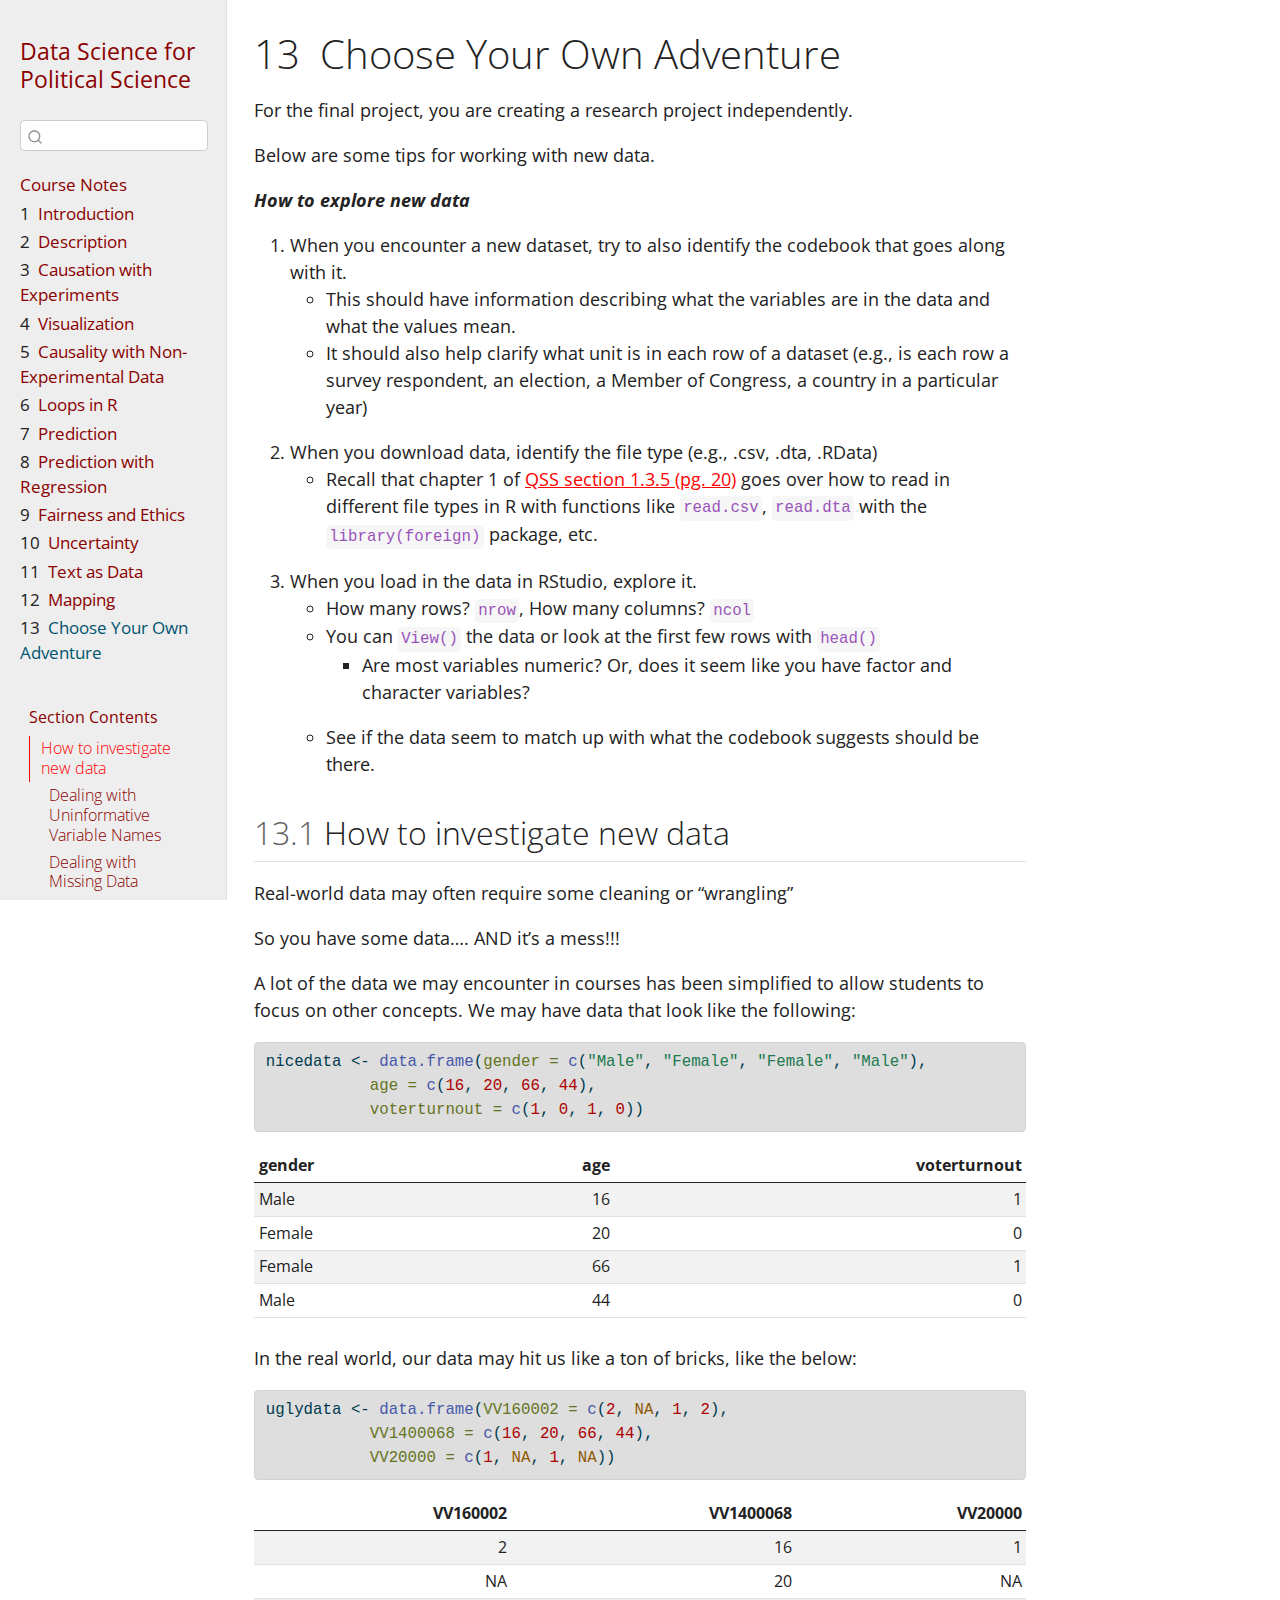
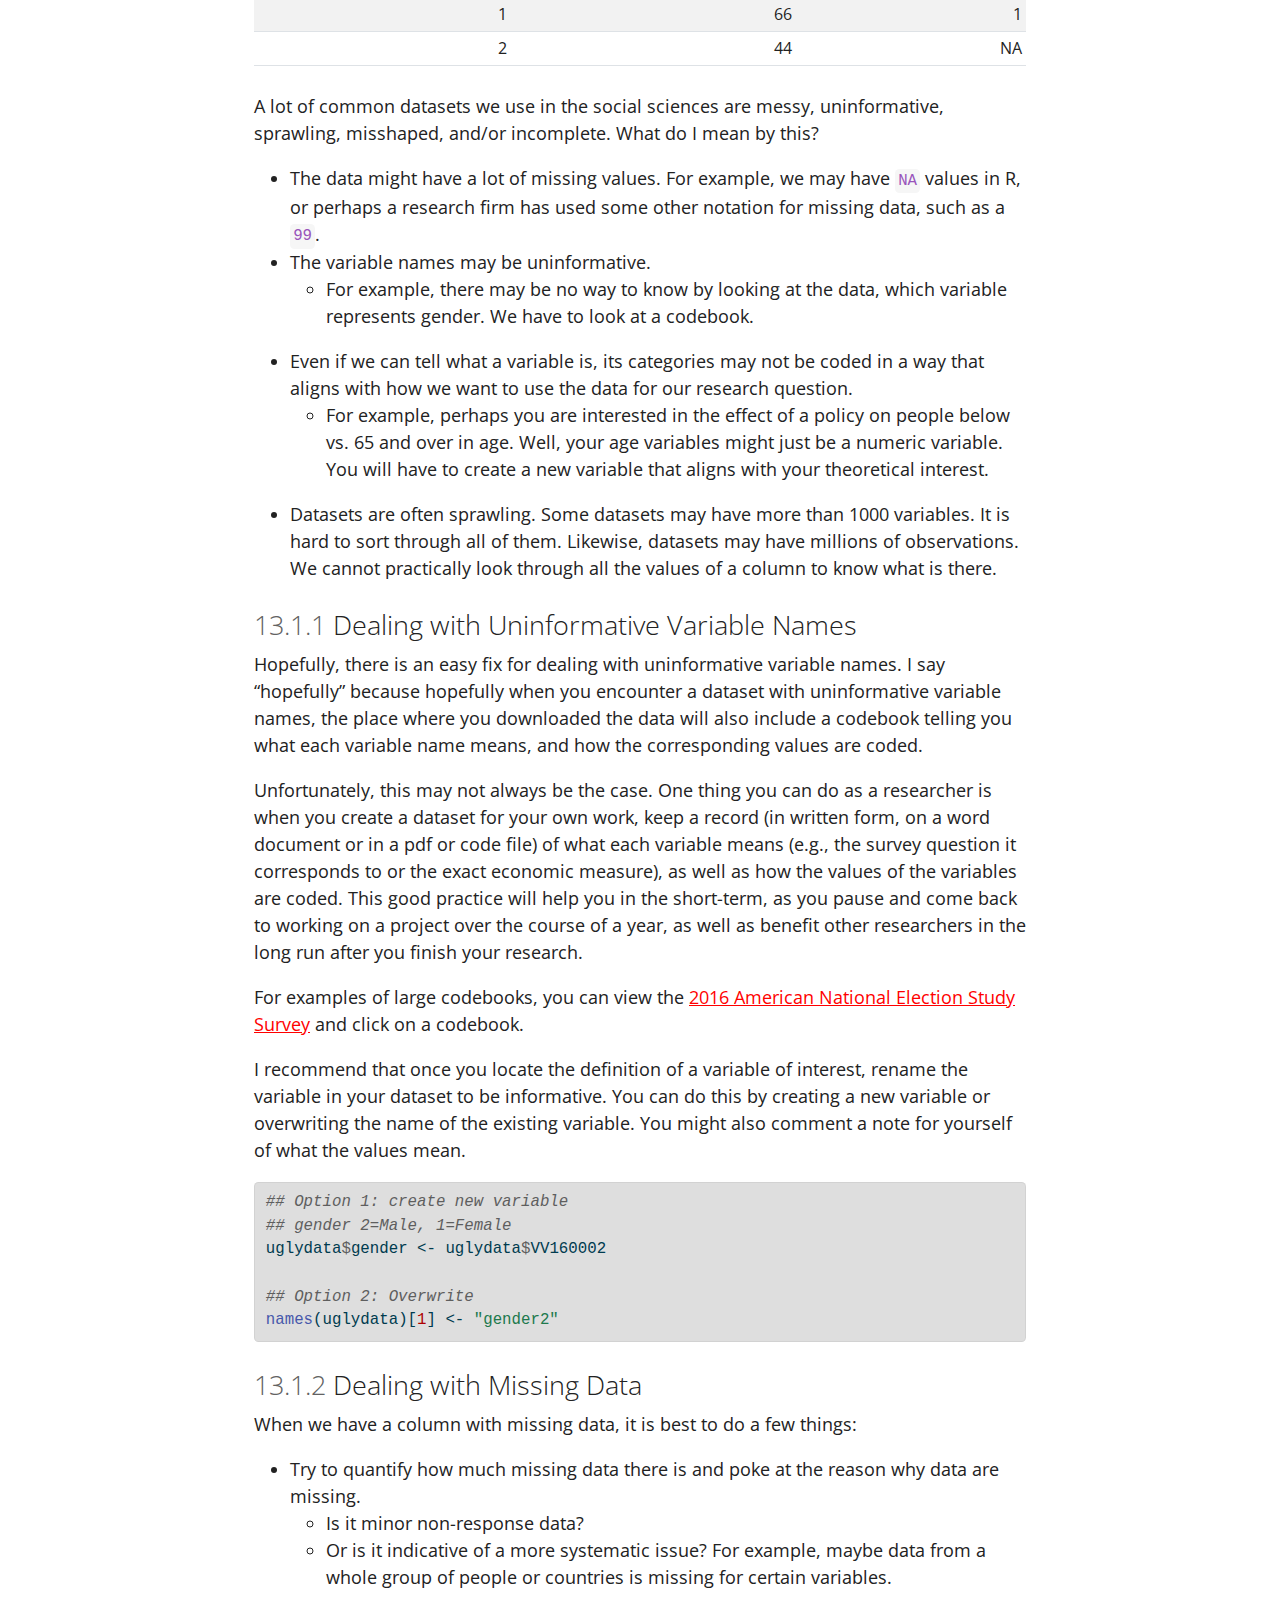
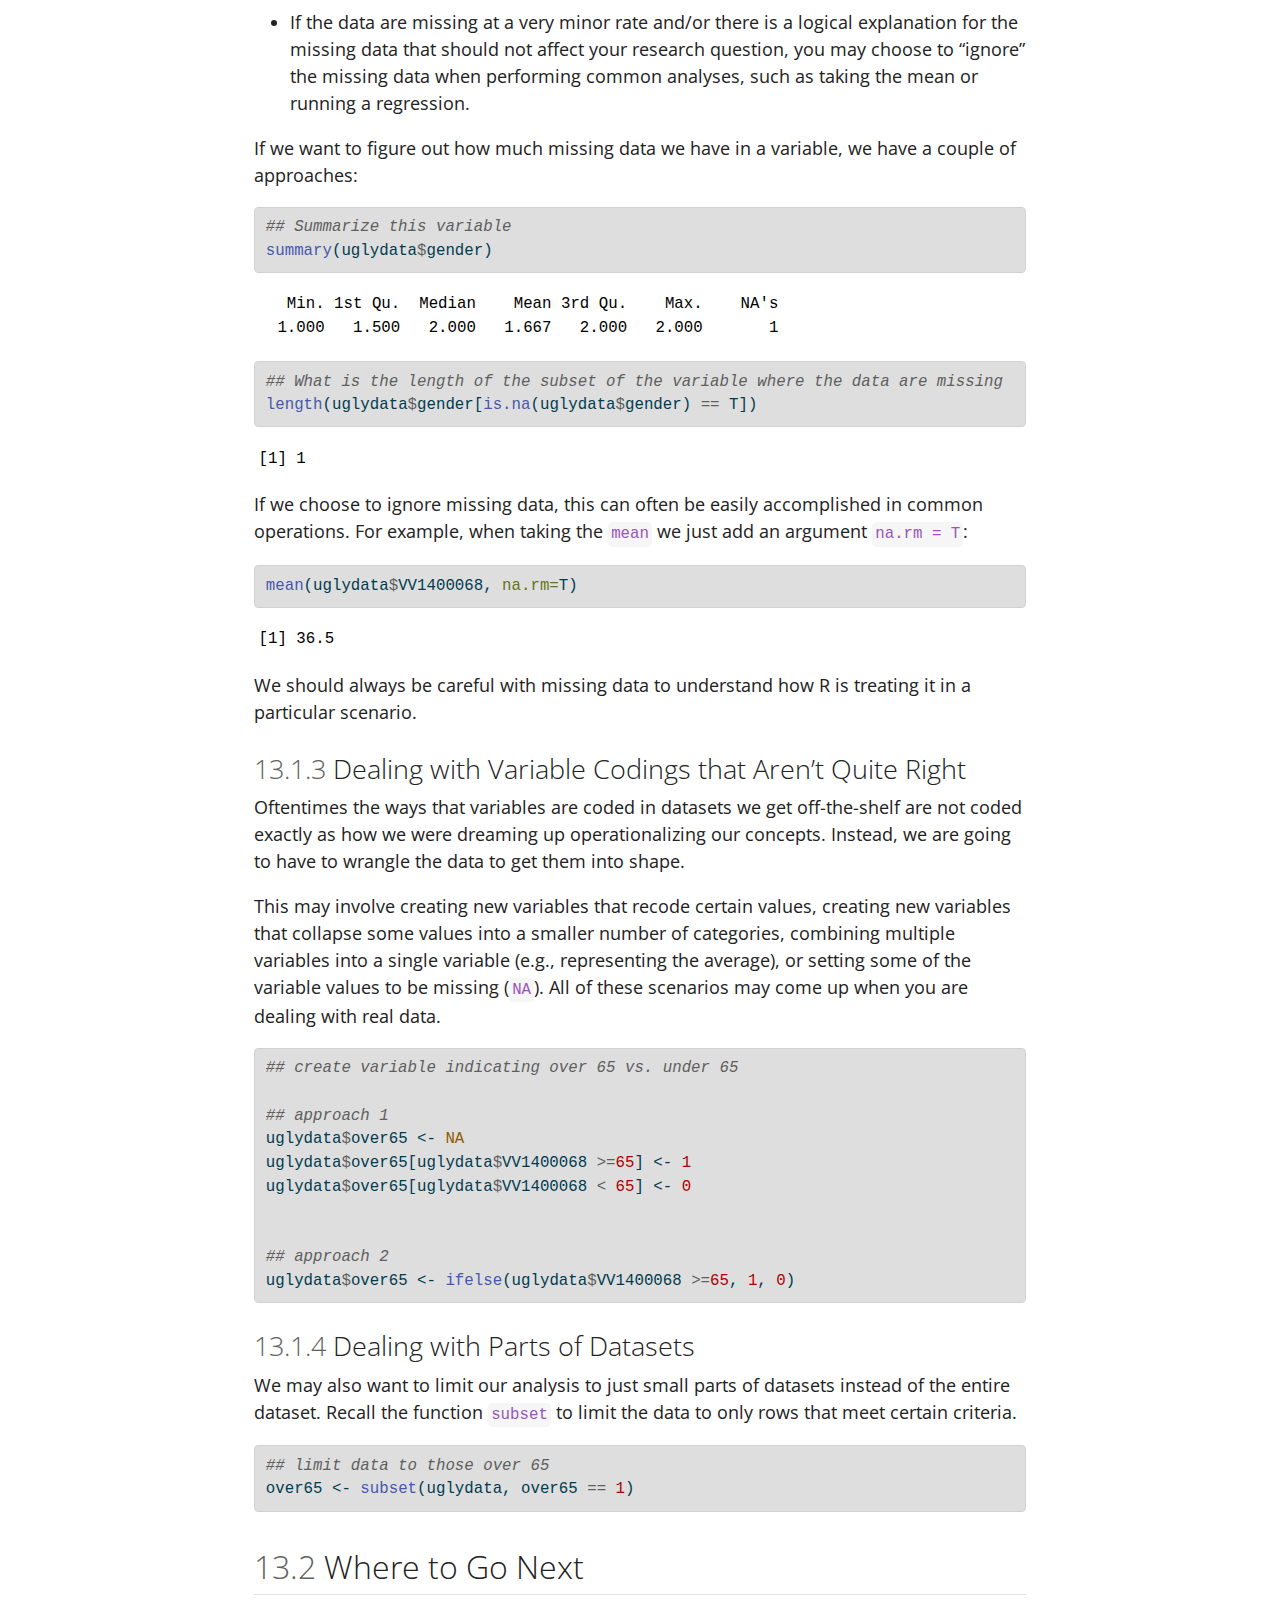
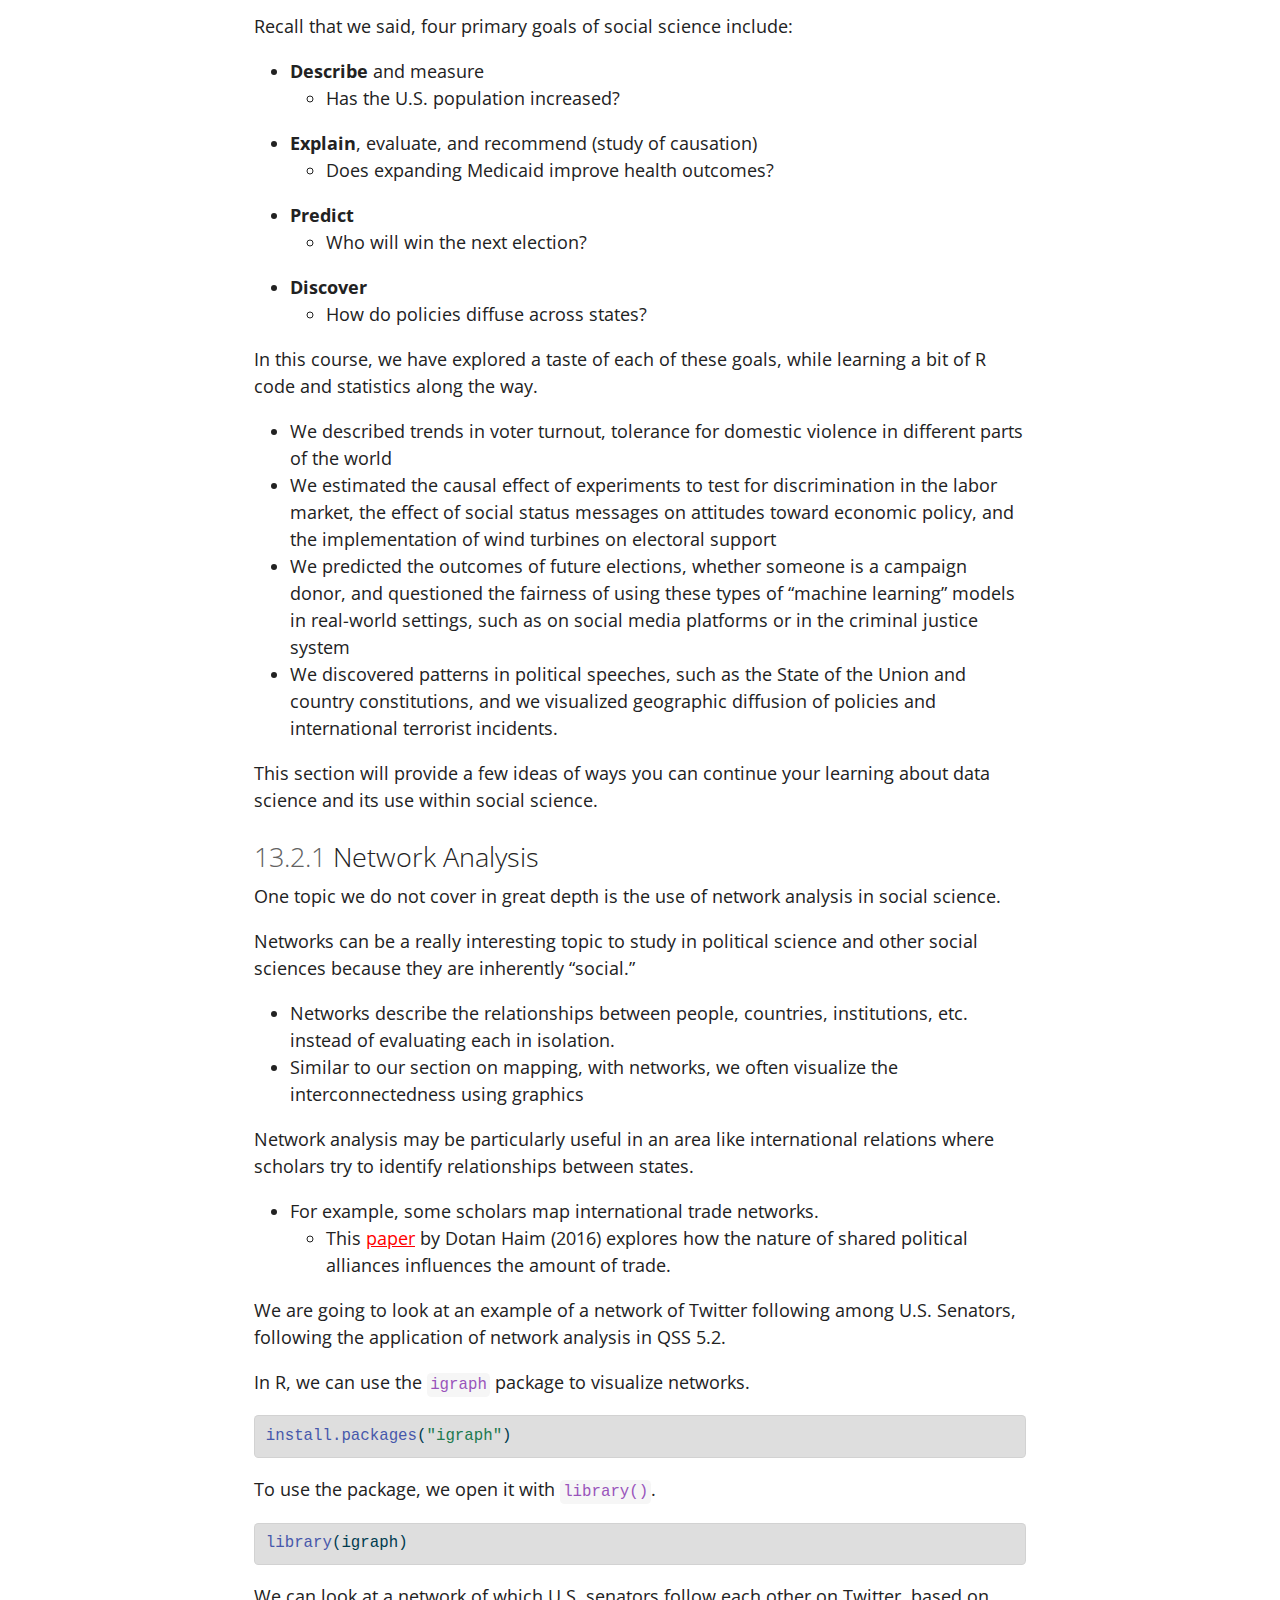
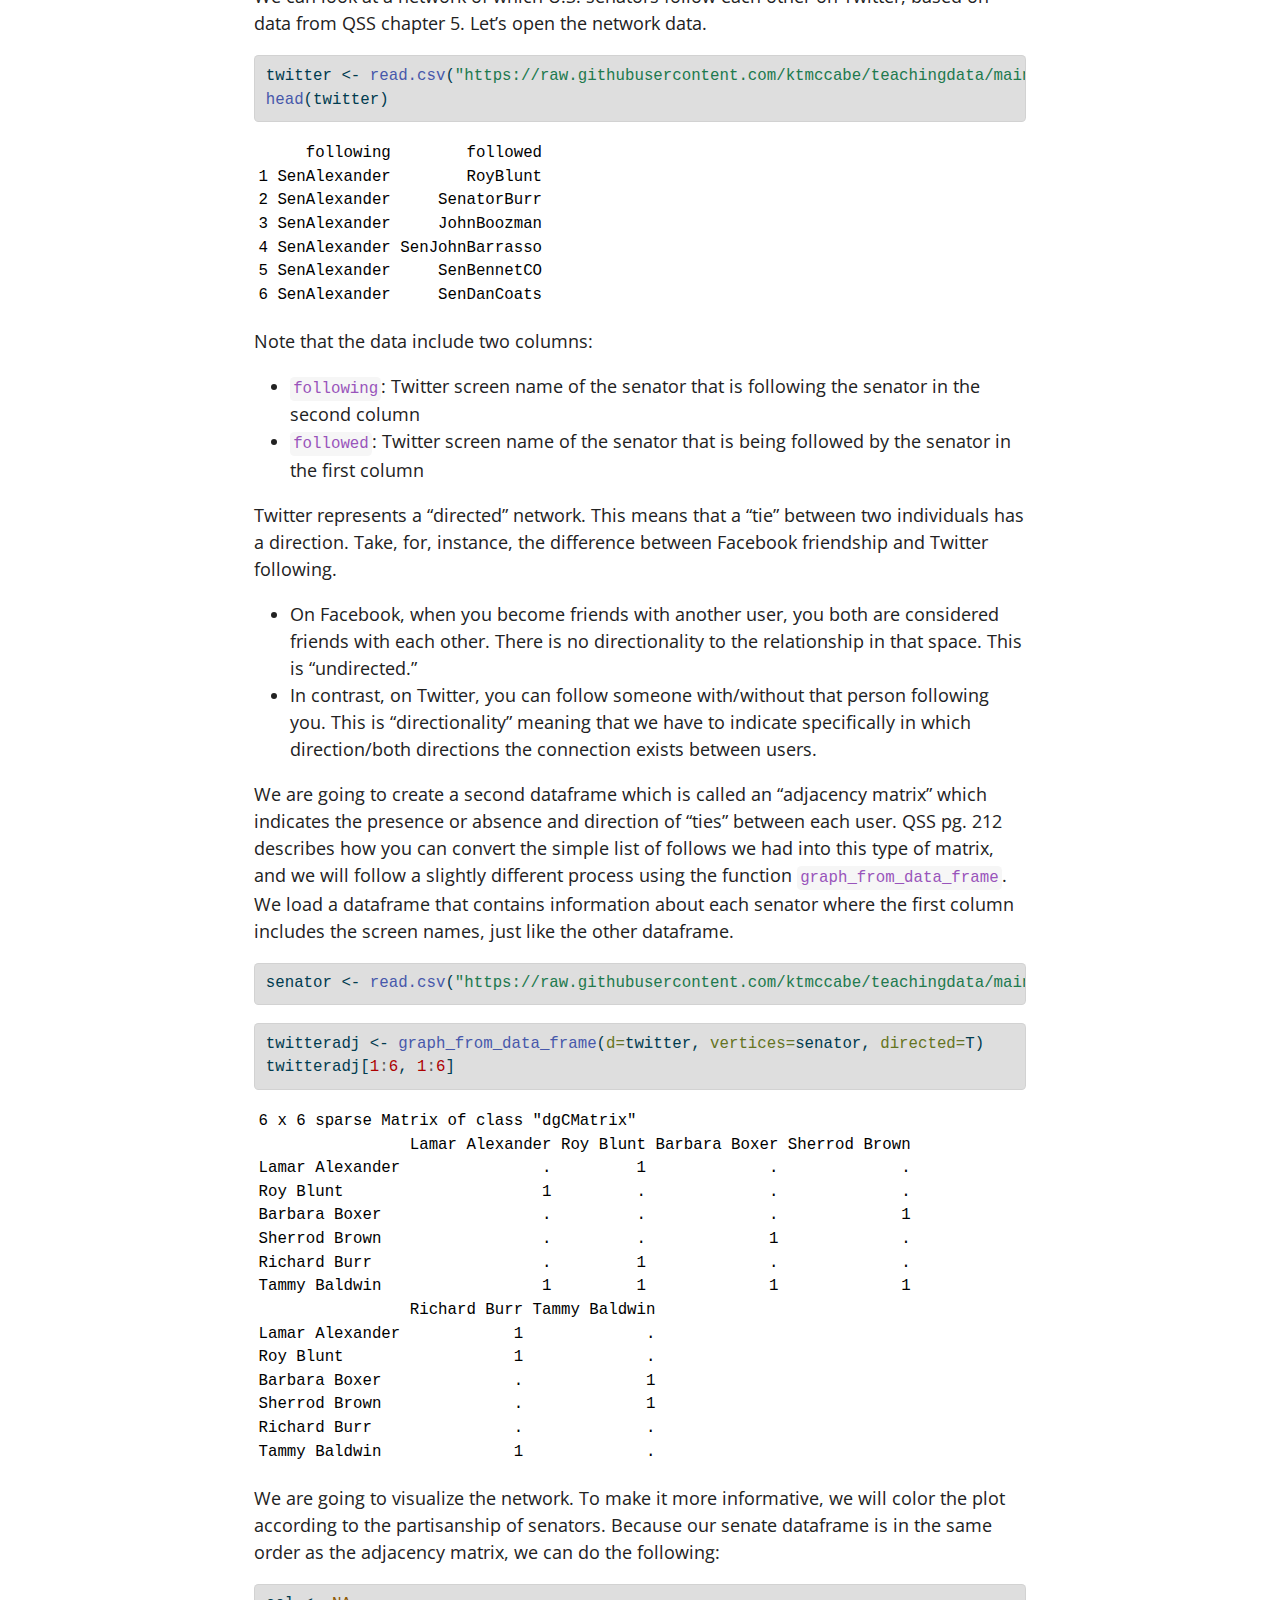
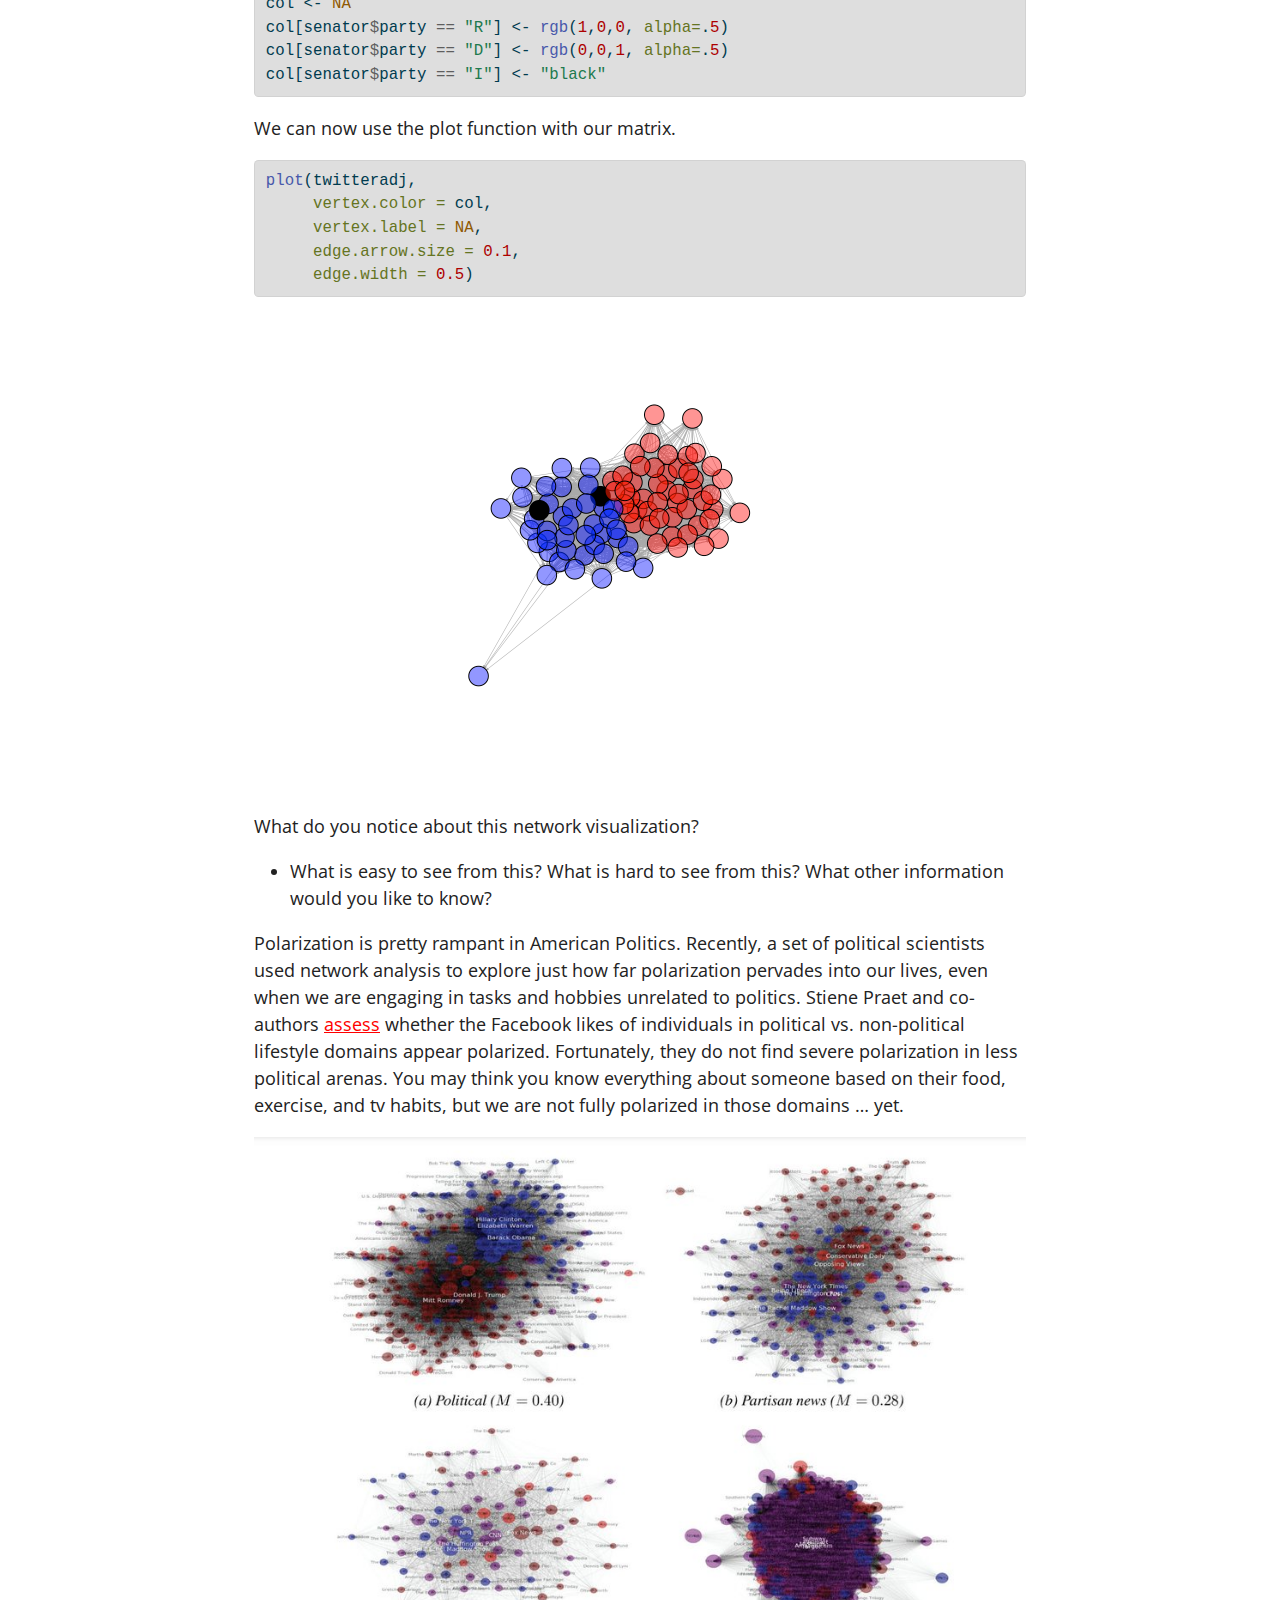
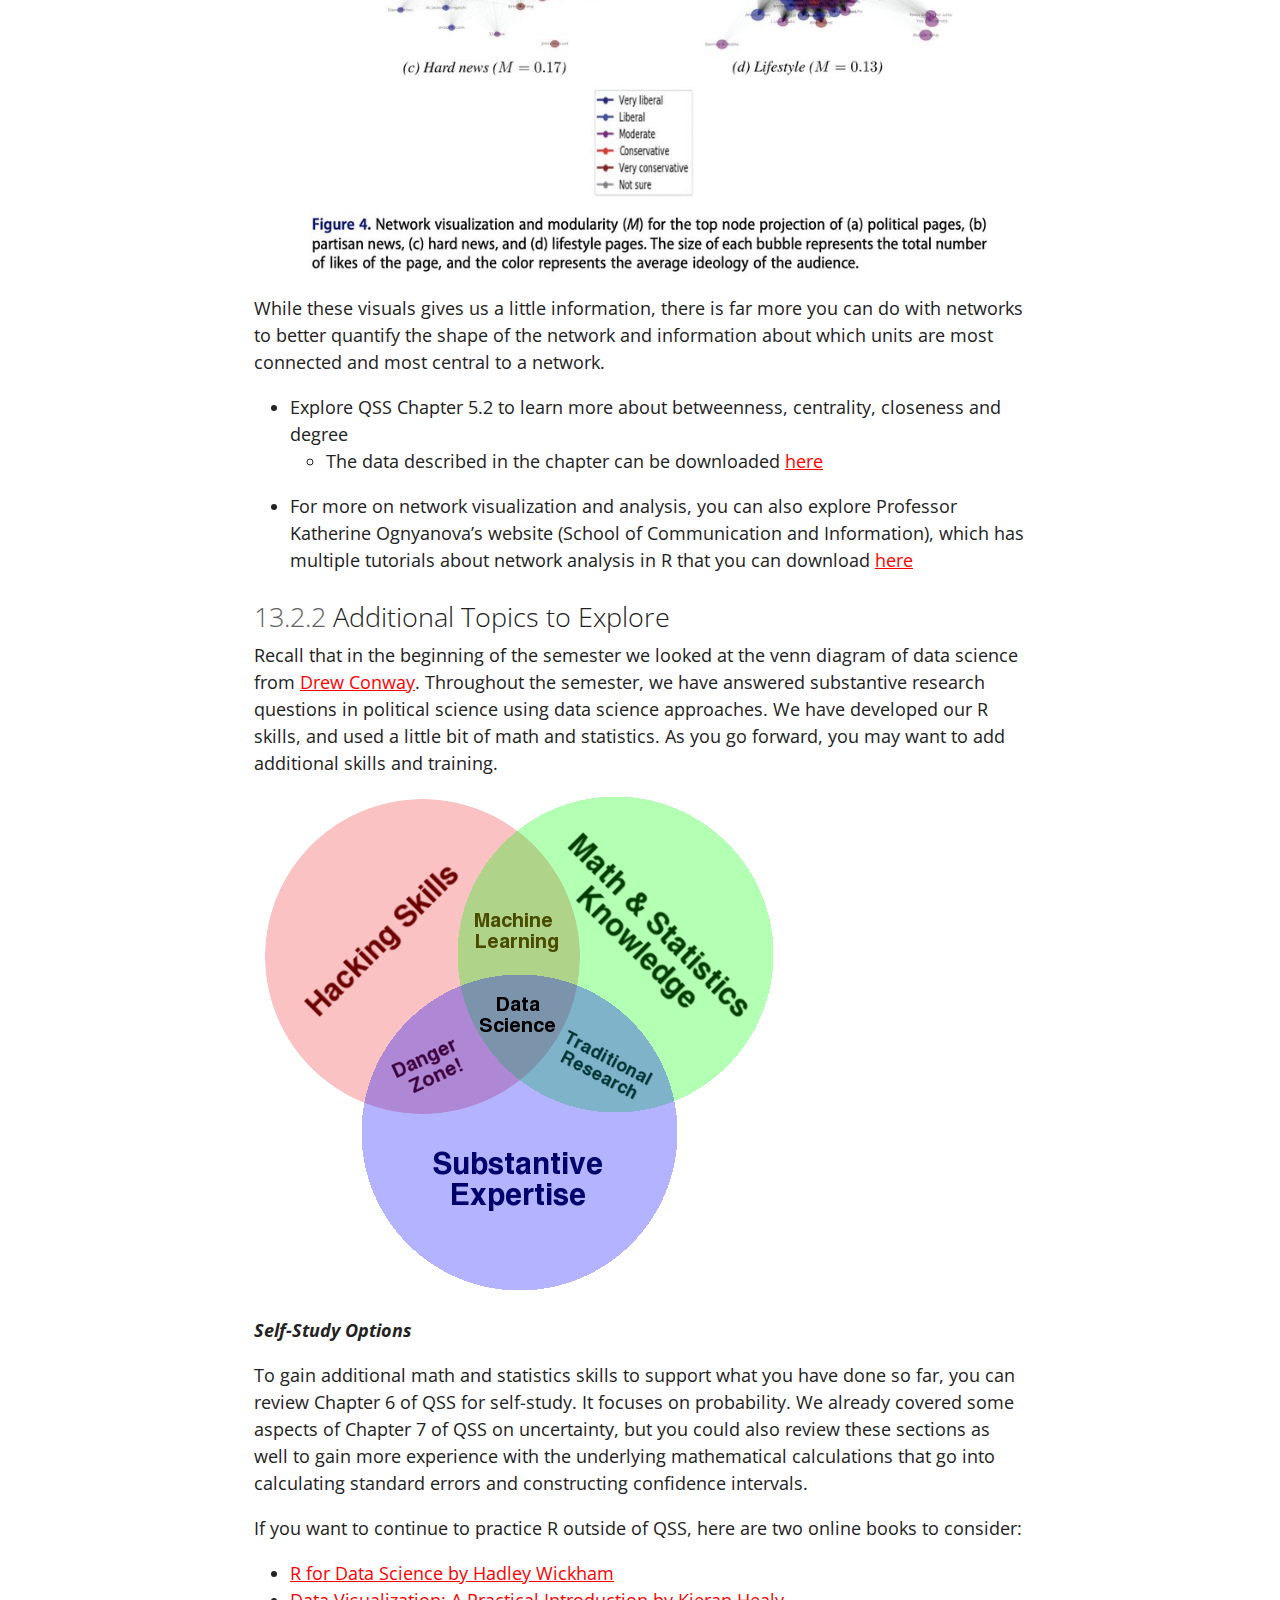
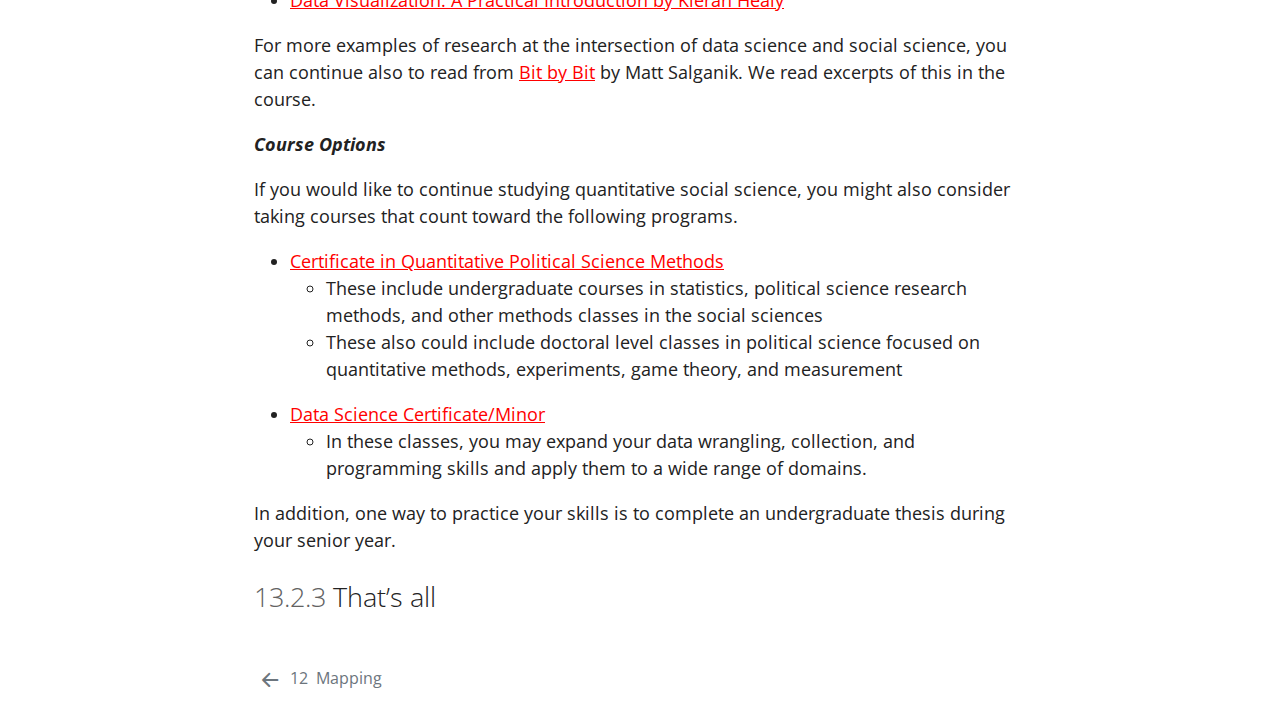
<file: docs/13-ChooseYourOwnAdventure.html>
<!DOCTYPE html>
<html xmlns="http://www.w3.org/1999/xhtml" lang="en" xml:lang="en"><head>

<meta charset="utf-8">
<meta name="generator" content="quarto-1.0.36">

<meta name="viewport" content="width=device-width, initial-scale=1.0, user-scalable=yes">


<title>Data Science for Political Science - 13&nbsp; Choose Your Own Adventure</title>
<style>
code{white-space: pre-wrap;}
span.smallcaps{font-variant: small-caps;}
span.underline{text-decoration: underline;}
div.column{display: inline-block; vertical-align: top; width: 50%;}
div.hanging-indent{margin-left: 1.5em; text-indent: -1.5em;}
ul.task-list{list-style: none;}
pre > code.sourceCode { white-space: pre; position: relative; }
pre > code.sourceCode > span { display: inline-block; line-height: 1.25; }
pre > code.sourceCode > span:empty { height: 1.2em; }
.sourceCode { overflow: visible; }
code.sourceCode > span { color: inherit; text-decoration: inherit; }
div.sourceCode { margin: 1em 0; }
pre.sourceCode { margin: 0; }
@media screen {
div.sourceCode { overflow: auto; }
}
@media print {
pre > code.sourceCode { white-space: pre-wrap; }
pre > code.sourceCode > span { text-indent: -5em; padding-left: 5em; }
}
pre.numberSource code
  { counter-reset: source-line 0; }
pre.numberSource code > span
  { position: relative; left: -4em; counter-increment: source-line; }
pre.numberSource code > span > a:first-child::before
  { content: counter(source-line);
    position: relative; left: -1em; text-align: right; vertical-align: baseline;
    border: none; display: inline-block;
    -webkit-touch-callout: none; -webkit-user-select: none;
    -khtml-user-select: none; -moz-user-select: none;
    -ms-user-select: none; user-select: none;
    padding: 0 4px; width: 4em;
    color: #aaaaaa;
  }
pre.numberSource { margin-left: 3em; border-left: 1px solid #aaaaaa;  padding-left: 4px; }
div.sourceCode
  {   }
@media screen {
pre > code.sourceCode > span > a:first-child::before { text-decoration: underline; }
}
code span.al { color: #ff0000; font-weight: bold; } /* Alert */
code span.an { color: #60a0b0; font-weight: bold; font-style: italic; } /* Annotation */
code span.at { color: #7d9029; } /* Attribute */
code span.bn { color: #40a070; } /* BaseN */
code span.bu { } /* BuiltIn */
code span.cf { color: #007020; font-weight: bold; } /* ControlFlow */
code span.ch { color: #4070a0; } /* Char */
code span.cn { color: #880000; } /* Constant */
code span.co { color: #60a0b0; font-style: italic; } /* Comment */
code span.cv { color: #60a0b0; font-weight: bold; font-style: italic; } /* CommentVar */
code span.do { color: #ba2121; font-style: italic; } /* Documentation */
code span.dt { color: #902000; } /* DataType */
code span.dv { color: #40a070; } /* DecVal */
code span.er { color: #ff0000; font-weight: bold; } /* Error */
code span.ex { } /* Extension */
code span.fl { color: #40a070; } /* Float */
code span.fu { color: #06287e; } /* Function */
code span.im { } /* Import */
code span.in { color: #60a0b0; font-weight: bold; font-style: italic; } /* Information */
code span.kw { color: #007020; font-weight: bold; } /* Keyword */
code span.op { color: #666666; } /* Operator */
code span.ot { color: #007020; } /* Other */
code span.pp { color: #bc7a00; } /* Preprocessor */
code span.sc { color: #4070a0; } /* SpecialChar */
code span.ss { color: #bb6688; } /* SpecialString */
code span.st { color: #4070a0; } /* String */
code span.va { color: #19177c; } /* Variable */
code span.vs { color: #4070a0; } /* VerbatimString */
code span.wa { color: #60a0b0; font-weight: bold; font-style: italic; } /* Warning */
</style>


<script src="site_libs/quarto-nav/quarto-nav.js"></script>
<script src="site_libs/quarto-nav/headroom.min.js"></script>
<script src="site_libs/clipboard/clipboard.min.js"></script>
<script src="site_libs/quarto-search/autocomplete.umd.js"></script>
<script src="site_libs/quarto-search/fuse.min.js"></script>
<script src="site_libs/quarto-search/quarto-search.js"></script>
<meta name="quarto:offset" content="./">
<link href="./12-Maps.html" rel="prev">
<script src="site_libs/quarto-html/quarto.js"></script>
<script src="site_libs/quarto-html/popper.min.js"></script>
<script src="site_libs/quarto-html/tippy.umd.min.js"></script>
<script src="site_libs/quarto-html/anchor.min.js"></script>
<link href="site_libs/quarto-html/tippy.css" rel="stylesheet">
<link href="site_libs/quarto-html/quarto-syntax-highlighting.css" rel="stylesheet" id="quarto-text-highlighting-styles">
<script src="site_libs/bootstrap/bootstrap.min.js"></script>
<link href="site_libs/bootstrap/bootstrap-icons.css" rel="stylesheet">
<link href="site_libs/bootstrap/bootstrap.min.css" rel="stylesheet" id="quarto-bootstrap" data-mode="light">
<script id="quarto-search-options" type="application/json">{
  "location": "sidebar",
  "copy-button": false,
  "collapse-after": 3,
  "panel-placement": "start",
  "type": "textbox",
  "limit": 20,
  "language": {
    "search-no-results-text": "No results",
    "search-matching-documents-text": "matching documents",
    "search-copy-link-title": "Copy link to search",
    "search-hide-matches-text": "Hide additional matches",
    "search-more-match-text": "more match in this document",
    "search-more-matches-text": "more matches in this document",
    "search-clear-button-title": "Clear",
    "search-detached-cancel-button-title": "Cancel",
    "search-submit-button-title": "Submit"
  }
}</script>


</head>

<body class="nav-sidebar docked">

<div id="quarto-search-results"></div>
  <header id="quarto-header" class="headroom fixed-top">
  <nav class="quarto-secondary-nav" data-bs-toggle="collapse" data-bs-target="#quarto-sidebar" aria-controls="quarto-sidebar" aria-expanded="false" aria-label="Toggle sidebar navigation" onclick="if (window.quartoToggleHeadroom) { window.quartoToggleHeadroom(); }">
    <div class="container-fluid d-flex justify-content-between">
      <h1 class="quarto-secondary-nav-title"><span class="chapter-number">13</span>&nbsp; <span class="chapter-title">Choose Your Own Adventure</span></h1>
      <button type="button" class="quarto-btn-toggle btn" aria-label="Show secondary navigation">
        <i class="bi bi-chevron-right"></i>
      </button>
    </div>
  </nav>
</header>
<!-- content -->
<div id="quarto-content" class="quarto-container page-columns page-rows-contents page-layout-article">
<!-- sidebar -->
  <nav id="quarto-sidebar" class="sidebar collapse sidebar-navigation docked overflow-auto">
    <div class="pt-lg-2 mt-2 text-left sidebar-header">
    <div class="sidebar-title mb-0 py-0">
      <a href="./">Data Science for Political Science</a> 
    </div>
      </div>
      <div class="mt-2 flex-shrink-0 align-items-center">
        <div class="sidebar-search">
        <div id="quarto-search" class="" title="Search"></div>
        </div>
      </div>
    <div class="sidebar-menu-container"> 
    <ul class="list-unstyled mt-1">
        <li class="sidebar-item">
  <div class="sidebar-item-container"> 
  <a href="./index.html" class="sidebar-item-text sidebar-link">Course Notes</a>
  </div>
</li>
        <li class="sidebar-item">
  <div class="sidebar-item-container"> 
  <a href="./intro.html" class="sidebar-item-text sidebar-link"><span class="chapter-number">1</span>&nbsp; <span class="chapter-title">Introduction</span></a>
  </div>
</li>
        <li class="sidebar-item">
  <div class="sidebar-item-container"> 
  <a href="./02-Description.html" class="sidebar-item-text sidebar-link"><span class="chapter-number">2</span>&nbsp; <span class="chapter-title">Description</span></a>
  </div>
</li>
        <li class="sidebar-item">
  <div class="sidebar-item-container"> 
  <a href="./03-CausalityI.html" class="sidebar-item-text sidebar-link"><span class="chapter-number">3</span>&nbsp; <span class="chapter-title">Causation with Experiments</span></a>
  </div>
</li>
        <li class="sidebar-item">
  <div class="sidebar-item-container"> 
  <a href="./04-Visualization.html" class="sidebar-item-text sidebar-link"><span class="chapter-number">4</span>&nbsp; <span class="chapter-title">Visualization</span></a>
  </div>
</li>
        <li class="sidebar-item">
  <div class="sidebar-item-container"> 
  <a href="./05-Causalityii.html" class="sidebar-item-text sidebar-link"><span class="chapter-number">5</span>&nbsp; <span class="chapter-title">Causality with Non-Experimental Data</span></a>
  </div>
</li>
        <li class="sidebar-item">
  <div class="sidebar-item-container"> 
  <a href="./06-Loops.html" class="sidebar-item-text sidebar-link"><span class="chapter-number">6</span>&nbsp; <span class="chapter-title">Loops in R</span></a>
  </div>
</li>
        <li class="sidebar-item">
  <div class="sidebar-item-container"> 
  <a href="./07-Prediction.html" class="sidebar-item-text sidebar-link"><span class="chapter-number">7</span>&nbsp; <span class="chapter-title">Prediction</span></a>
  </div>
</li>
        <li class="sidebar-item">
  <div class="sidebar-item-container"> 
  <a href="./08-Regression.html" class="sidebar-item-text sidebar-link"><span class="chapter-number">8</span>&nbsp; <span class="chapter-title">Prediction with Regression</span></a>
  </div>
</li>
        <li class="sidebar-item">
  <div class="sidebar-item-container"> 
  <a href="./09-Fairness.html" class="sidebar-item-text sidebar-link"><span class="chapter-number">9</span>&nbsp; <span class="chapter-title">Fairness and Ethics</span></a>
  </div>
</li>
        <li class="sidebar-item">
  <div class="sidebar-item-container"> 
  <a href="./10-Uncertainty.html" class="sidebar-item-text sidebar-link"><span class="chapter-number">10</span>&nbsp; <span class="chapter-title">Uncertainty</span></a>
  </div>
</li>
        <li class="sidebar-item">
  <div class="sidebar-item-container"> 
  <a href="./11-TextasData.html" class="sidebar-item-text sidebar-link"><span class="chapter-number">11</span>&nbsp; <span class="chapter-title">Text as Data</span></a>
  </div>
</li>
        <li class="sidebar-item">
  <div class="sidebar-item-container"> 
  <a href="./12-Maps.html" class="sidebar-item-text sidebar-link"><span class="chapter-number">12</span>&nbsp; <span class="chapter-title">Mapping</span></a>
  </div>
</li>
        <li class="sidebar-item">
  <div class="sidebar-item-container"> 
  <a href="./13-ChooseYourOwnAdventure.html" class="sidebar-item-text sidebar-link active"><span class="chapter-number">13</span>&nbsp; <span class="chapter-title">Choose Your Own Adventure</span></a>
  </div>
</li>
    </ul>
    </div>
    <nav id="TOC" role="doc-toc">
    <h2 id="toc-title">Section Contents</h2>
   
  <ul>
  <li><a href="#how-to-investigate-new-data" id="toc-how-to-investigate-new-data" class="nav-link active" data-scroll-target="#how-to-investigate-new-data"> <span class="header-section-number">13.1</span> How to investigate new data</a>
  <ul class="collapse">
  <li><a href="#dealing-with-uninformative-variable-names" id="toc-dealing-with-uninformative-variable-names" class="nav-link" data-scroll-target="#dealing-with-uninformative-variable-names"> <span class="header-section-number">13.1.1</span> Dealing with Uninformative Variable Names</a></li>
  <li><a href="#dealing-with-missing-data" id="toc-dealing-with-missing-data" class="nav-link" data-scroll-target="#dealing-with-missing-data"> <span class="header-section-number">13.1.2</span> Dealing with Missing Data</a></li>
  <li><a href="#dealing-with-variable-codings-that-arent-quite-right" id="toc-dealing-with-variable-codings-that-arent-quite-right" class="nav-link" data-scroll-target="#dealing-with-variable-codings-that-arent-quite-right"> <span class="header-section-number">13.1.3</span> Dealing with Variable Codings that Aren’t Quite Right</a></li>
  <li><a href="#dealing-with-parts-of-datasets" id="toc-dealing-with-parts-of-datasets" class="nav-link" data-scroll-target="#dealing-with-parts-of-datasets"> <span class="header-section-number">13.1.4</span> Dealing with Parts of Datasets</a></li>
  </ul></li>
  <li><a href="#where-to-go-next" id="toc-where-to-go-next" class="nav-link" data-scroll-target="#where-to-go-next"> <span class="header-section-number">13.2</span> Where to Go Next</a>
  <ul class="collapse">
  <li><a href="#network-analysis" id="toc-network-analysis" class="nav-link" data-scroll-target="#network-analysis"> <span class="header-section-number">13.2.1</span> Network Analysis</a></li>
  <li><a href="#additional-topics-to-explore" id="toc-additional-topics-to-explore" class="nav-link" data-scroll-target="#additional-topics-to-explore"> <span class="header-section-number">13.2.2</span> Additional Topics to Explore</a></li>
  <li><a href="#thats-all" id="toc-thats-all" class="nav-link" data-scroll-target="#thats-all"> <span class="header-section-number">13.2.3</span> That’s all</a></li>
  </ul></li>
  </ul>
</nav>
</nav>
<!-- margin-sidebar -->
    <div id="quarto-margin-sidebar" class="sidebar margin-sidebar">
    </div>
<!-- main -->
<main class="content" id="quarto-document-content">

<header id="title-block-header" class="quarto-title-block default">
<div class="quarto-title">
<h1 class="title"><span id="choose" class="quarto-section-identifier d-none d-lg-block"><span class="chapter-number">13</span>&nbsp; <span class="chapter-title">Choose Your Own Adventure</span></span></h1>
</div>



<div class="quarto-title-meta">

    
    
  </div>
  

</header>

<p>For the final project, you are creating a research project independently.</p>
<p>Below are some tips for working with new data.</p>
<p><strong><em>How to explore new data</em></strong></p>
<ol type="1">
<li>When you encounter a new dataset, try to also identify the codebook that goes along with it.
<ul>
<li>This should have information describing what the variables are in the data and what the values mean.</li>
<li>It should also help clarify what unit is in each row of a dataset (e.g., is each row a survey respondent, an election, a Member of Congress, a country in a particular year)</li>
</ul></li>
<li>When you download data, identify the file type (e.g., .csv, .dta, .RData)
<ul>
<li>Recall that chapter 1 of <a href="https://assets.press.princeton.edu/chapters/s11025.pdf">QSS section 1.3.5 (pg. 20)</a> goes over how to read in different file types in R with functions like <code>read.csv</code>, <code>read.dta</code> with the <code>library(foreign)</code> package, etc.</li>
</ul></li>
<li>When you load in the data in RStudio, explore it.
<ul>
<li>How many rows? <code>nrow</code>, How many columns? <code>ncol</code></li>
<li>You can <code>View()</code> the data or look at the first few rows with <code>head()</code>
<ul>
<li>Are most variables numeric? Or, does it seem like you have factor and character variables?</li>
</ul></li>
<li>See if the data seem to match up with what the codebook suggests should be there.</li>
</ul></li>
</ol>
<section id="how-to-investigate-new-data" class="level2" data-number="13.1">
<h2 data-number="13.1" class="anchored" data-anchor-id="how-to-investigate-new-data"><span class="header-section-number">13.1</span> How to investigate new data</h2>
<p>Real-world data may often require some cleaning or “wrangling”</p>
<p>So you have some data…. AND it’s a mess!!!</p>
<p>A lot of the data we may encounter in courses has been simplified to allow students to focus on other concepts. We may have data that look like the following:</p>
<div class="sourceCode cell-code" id="cb1"><pre class="sourceCode r code-with-copy"><code class="sourceCode r"><span id="cb1-1"><a href="#cb1-1" aria-hidden="true" tabindex="-1"></a>nicedata <span class="ot">&lt;-</span> <span class="fu">data.frame</span>(<span class="at">gender =</span> <span class="fu">c</span>(<span class="st">"Male"</span>, <span class="st">"Female"</span>, <span class="st">"Female"</span>, <span class="st">"Male"</span>),</span>
<span id="cb1-2"><a href="#cb1-2" aria-hidden="true" tabindex="-1"></a>           <span class="at">age =</span> <span class="fu">c</span>(<span class="dv">16</span>, <span class="dv">20</span>, <span class="dv">66</span>, <span class="dv">44</span>),</span>
<span id="cb1-3"><a href="#cb1-3" aria-hidden="true" tabindex="-1"></a>           <span class="at">voterturnout =</span> <span class="fu">c</span>(<span class="dv">1</span>, <span class="dv">0</span>, <span class="dv">1</span>, <span class="dv">0</span>))</span></code><button title="Copy to Clipboard" class="code-copy-button"><i class="bi"></i></button></pre></div>
<div class="cell">
<div class="cell-output-display">
<table class="table table-sm table-striped">
<thead>
<tr class="header">
<th style="text-align: left;">gender</th>
<th style="text-align: right;">age</th>
<th style="text-align: right;">voterturnout</th>
</tr>
</thead>
<tbody>
<tr class="odd">
<td style="text-align: left;">Male</td>
<td style="text-align: right;">16</td>
<td style="text-align: right;">1</td>
</tr>
<tr class="even">
<td style="text-align: left;">Female</td>
<td style="text-align: right;">20</td>
<td style="text-align: right;">0</td>
</tr>
<tr class="odd">
<td style="text-align: left;">Female</td>
<td style="text-align: right;">66</td>
<td style="text-align: right;">1</td>
</tr>
<tr class="even">
<td style="text-align: left;">Male</td>
<td style="text-align: right;">44</td>
<td style="text-align: right;">0</td>
</tr>
</tbody>
</table>
</div>
</div>
<p>In the real world, our data may hit us like a ton of bricks, like the below:</p>
<div class="sourceCode cell-code" id="cb2"><pre class="sourceCode r code-with-copy"><code class="sourceCode r"><span id="cb2-1"><a href="#cb2-1" aria-hidden="true" tabindex="-1"></a>uglydata <span class="ot">&lt;-</span> <span class="fu">data.frame</span>(<span class="at">VV160002 =</span> <span class="fu">c</span>(<span class="dv">2</span>, <span class="cn">NA</span>, <span class="dv">1</span>, <span class="dv">2</span>),</span>
<span id="cb2-2"><a href="#cb2-2" aria-hidden="true" tabindex="-1"></a>           <span class="at">VV1400068 =</span> <span class="fu">c</span>(<span class="dv">16</span>, <span class="dv">20</span>, <span class="dv">66</span>, <span class="dv">44</span>),</span>
<span id="cb2-3"><a href="#cb2-3" aria-hidden="true" tabindex="-1"></a>           <span class="at">VV20000 =</span> <span class="fu">c</span>(<span class="dv">1</span>, <span class="cn">NA</span>, <span class="dv">1</span>, <span class="cn">NA</span>))</span></code><button title="Copy to Clipboard" class="code-copy-button"><i class="bi"></i></button></pre></div>
<div class="cell">
<div class="cell-output-display">
<table class="table table-sm table-striped">
<thead>
<tr class="header">
<th style="text-align: right;">VV160002</th>
<th style="text-align: right;">VV1400068</th>
<th style="text-align: right;">VV20000</th>
</tr>
</thead>
<tbody>
<tr class="odd">
<td style="text-align: right;">2</td>
<td style="text-align: right;">16</td>
<td style="text-align: right;">1</td>
</tr>
<tr class="even">
<td style="text-align: right;">NA</td>
<td style="text-align: right;">20</td>
<td style="text-align: right;">NA</td>
</tr>
<tr class="odd">
<td style="text-align: right;">1</td>
<td style="text-align: right;">66</td>
<td style="text-align: right;">1</td>
</tr>
<tr class="even">
<td style="text-align: right;">2</td>
<td style="text-align: right;">44</td>
<td style="text-align: right;">NA</td>
</tr>
</tbody>
</table>
</div>
</div>
<p>A lot of common datasets we use in the social sciences are messy, uninformative, sprawling, misshaped, and/or incomplete. What do I mean by this?</p>
<ul>
<li>The data might have a lot of missing values. For example, we may have <code>NA</code> values in R, or perhaps a research firm has used some other notation for missing data, such as a <code>99</code>.</li>
<li>The variable names may be uninformative.
<ul>
<li>For example, there may be no way to know by looking at the data, which variable represents gender. We have to look at a codebook.</li>
</ul></li>
<li>Even if we can tell what a variable is, its categories may not be coded in a way that aligns with how we want to use the data for our research question.
<ul>
<li>For example, perhaps you are interested in the effect of a policy on people below vs.&nbsp;65 and over in age. Well, your age variables might just be a numeric variable. You will have to create a new variable that aligns with your theoretical interest.</li>
</ul></li>
<li>Datasets are often sprawling. Some datasets may have more than 1000 variables. It is hard to sort through all of them. Likewise, datasets may have millions of observations. We cannot practically look through all the values of a column to know what is there.</li>
</ul>
<section id="dealing-with-uninformative-variable-names" class="level3" data-number="13.1.1">
<h3 data-number="13.1.1" class="anchored" data-anchor-id="dealing-with-uninformative-variable-names"><span class="header-section-number">13.1.1</span> Dealing with Uninformative Variable Names</h3>
<p>Hopefully, there is an easy fix for dealing with uninformative variable names. I say “hopefully” because hopefully when you encounter a dataset with uninformative variable names, the place where you downloaded the data will also include a codebook telling you what each variable name means, and how the corresponding values are coded.</p>
<p>Unfortunately, this may not always be the case. One thing you can do as a researcher is when you create a dataset for your own work, keep a record (in written form, on a word document or in a pdf or code file) of what each variable means (e.g., the survey question it corresponds to or the exact economic measure), as well as how the values of the variables are coded. This good practice will help you in the short-term, as you pause and come back to working on a project over the course of a year, as well as benefit other researchers in the long run after you finish your research.</p>
<p>For examples of large codebooks, you can view the <a href="https://electionstudies.org/data-center/2016-time-series-study/">2016 American National Election Study Survey</a> and click on a codebook.</p>
<p>I recommend that once you locate the definition of a variable of interest, rename the variable in your dataset to be informative. You can do this by creating a new variable or overwriting the name of the existing variable. You might also comment a note for yourself of what the values mean.</p>
<div class="cell">
<div class="sourceCode cell-code" id="cb3"><pre class="sourceCode r code-with-copy"><code class="sourceCode r"><span id="cb3-1"><a href="#cb3-1" aria-hidden="true" tabindex="-1"></a><span class="do">## Option 1: create new variable</span></span>
<span id="cb3-2"><a href="#cb3-2" aria-hidden="true" tabindex="-1"></a><span class="do">## gender 2=Male, 1=Female</span></span>
<span id="cb3-3"><a href="#cb3-3" aria-hidden="true" tabindex="-1"></a>uglydata<span class="sc">$</span>gender <span class="ot">&lt;-</span> uglydata<span class="sc">$</span>VV160002</span>
<span id="cb3-4"><a href="#cb3-4" aria-hidden="true" tabindex="-1"></a></span>
<span id="cb3-5"><a href="#cb3-5" aria-hidden="true" tabindex="-1"></a><span class="do">## Option 2: Overwrite</span></span>
<span id="cb3-6"><a href="#cb3-6" aria-hidden="true" tabindex="-1"></a><span class="fu">names</span>(uglydata)[<span class="dv">1</span>] <span class="ot">&lt;-</span> <span class="st">"gender2"</span></span></code><button title="Copy to Clipboard" class="code-copy-button"><i class="bi"></i></button></pre></div>
</div>
</section>
<section id="dealing-with-missing-data" class="level3" data-number="13.1.2">
<h3 data-number="13.1.2" class="anchored" data-anchor-id="dealing-with-missing-data"><span class="header-section-number">13.1.2</span> Dealing with Missing Data</h3>
<p>When we have a column with missing data, it is best to do a few things:</p>
<ul>
<li>Try to quantify how much missing data there is and poke at the reason why data are missing.
<ul>
<li>Is it minor non-response data?</li>
<li>Or is it indicative of a more systematic issue? For example, maybe data from a whole group of people or countries is missing for certain variables.</li>
</ul></li>
<li>If the data are missing at a very minor rate and/or there is a logical explanation for the missing data that should not affect your research question, you may choose to “ignore” the missing data when performing common analyses, such as taking the mean or running a regression.</li>
</ul>
<p>If we want to figure out how much missing data we have in a variable, we have a couple of approaches:</p>
<div class="cell">
<div class="sourceCode cell-code" id="cb4"><pre class="sourceCode r code-with-copy"><code class="sourceCode r"><span id="cb4-1"><a href="#cb4-1" aria-hidden="true" tabindex="-1"></a><span class="do">## Summarize this variable</span></span>
<span id="cb4-2"><a href="#cb4-2" aria-hidden="true" tabindex="-1"></a><span class="fu">summary</span>(uglydata<span class="sc">$</span>gender)</span></code><button title="Copy to Clipboard" class="code-copy-button"><i class="bi"></i></button></pre></div>
<div class="cell-output cell-output-stdout">
<pre><code>   Min. 1st Qu.  Median    Mean 3rd Qu.    Max.    NA's 
  1.000   1.500   2.000   1.667   2.000   2.000       1 </code></pre>
</div>
<div class="sourceCode cell-code" id="cb6"><pre class="sourceCode r code-with-copy"><code class="sourceCode r"><span id="cb6-1"><a href="#cb6-1" aria-hidden="true" tabindex="-1"></a><span class="do">## What is the length of the subset of the variable where the data are missing</span></span>
<span id="cb6-2"><a href="#cb6-2" aria-hidden="true" tabindex="-1"></a><span class="fu">length</span>(uglydata<span class="sc">$</span>gender[<span class="fu">is.na</span>(uglydata<span class="sc">$</span>gender) <span class="sc">==</span> T])</span></code><button title="Copy to Clipboard" class="code-copy-button"><i class="bi"></i></button></pre></div>
<div class="cell-output cell-output-stdout">
<pre><code>[1] 1</code></pre>
</div>
</div>
<p>If we choose to ignore missing data, this can often be easily accomplished in common operations. For example, when taking the <code>mean</code> we just add an argument <code>na.rm = T</code>:</p>
<div class="cell">
<div class="sourceCode cell-code" id="cb8"><pre class="sourceCode r code-with-copy"><code class="sourceCode r"><span id="cb8-1"><a href="#cb8-1" aria-hidden="true" tabindex="-1"></a><span class="fu">mean</span>(uglydata<span class="sc">$</span>VV1400068, <span class="at">na.rm=</span>T)</span></code><button title="Copy to Clipboard" class="code-copy-button"><i class="bi"></i></button></pre></div>
<div class="cell-output cell-output-stdout">
<pre><code>[1] 36.5</code></pre>
</div>
</div>
<p>We should always be careful with missing data to understand how R is treating it in a particular scenario.</p>
</section>
<section id="dealing-with-variable-codings-that-arent-quite-right" class="level3" data-number="13.1.3">
<h3 data-number="13.1.3" class="anchored" data-anchor-id="dealing-with-variable-codings-that-arent-quite-right"><span class="header-section-number">13.1.3</span> Dealing with Variable Codings that Aren’t Quite Right</h3>
<p>Oftentimes the ways that variables are coded in datasets we get off-the-shelf are not coded exactly as how we were dreaming up operationalizing our concepts. Instead, we are going to have to wrangle the data to get them into shape.</p>
<p>This may involve creating new variables that recode certain values, creating new variables that collapse some values into a smaller number of categories, combining multiple variables into a single variable (e.g., representing the average), or setting some of the variable values to be missing (<code>NA</code>). All of these scenarios may come up when you are dealing with real data.</p>
<div class="cell">
<div class="sourceCode cell-code" id="cb10"><pre class="sourceCode r code-with-copy"><code class="sourceCode r"><span id="cb10-1"><a href="#cb10-1" aria-hidden="true" tabindex="-1"></a><span class="do">## create variable indicating over 65 vs. under 65</span></span>
<span id="cb10-2"><a href="#cb10-2" aria-hidden="true" tabindex="-1"></a></span>
<span id="cb10-3"><a href="#cb10-3" aria-hidden="true" tabindex="-1"></a><span class="do">## approach 1</span></span>
<span id="cb10-4"><a href="#cb10-4" aria-hidden="true" tabindex="-1"></a>uglydata<span class="sc">$</span>over65 <span class="ot">&lt;-</span> <span class="cn">NA</span></span>
<span id="cb10-5"><a href="#cb10-5" aria-hidden="true" tabindex="-1"></a>uglydata<span class="sc">$</span>over65[uglydata<span class="sc">$</span>VV1400068 <span class="sc">&gt;=</span><span class="dv">65</span>] <span class="ot">&lt;-</span> <span class="dv">1</span></span>
<span id="cb10-6"><a href="#cb10-6" aria-hidden="true" tabindex="-1"></a>uglydata<span class="sc">$</span>over65[uglydata<span class="sc">$</span>VV1400068 <span class="sc">&lt;</span> <span class="dv">65</span>] <span class="ot">&lt;-</span> <span class="dv">0</span></span>
<span id="cb10-7"><a href="#cb10-7" aria-hidden="true" tabindex="-1"></a></span>
<span id="cb10-8"><a href="#cb10-8" aria-hidden="true" tabindex="-1"></a></span>
<span id="cb10-9"><a href="#cb10-9" aria-hidden="true" tabindex="-1"></a><span class="do">## approach 2</span></span>
<span id="cb10-10"><a href="#cb10-10" aria-hidden="true" tabindex="-1"></a>uglydata<span class="sc">$</span>over65 <span class="ot">&lt;-</span> <span class="fu">ifelse</span>(uglydata<span class="sc">$</span>VV1400068 <span class="sc">&gt;=</span><span class="dv">65</span>, <span class="dv">1</span>, <span class="dv">0</span>)</span></code><button title="Copy to Clipboard" class="code-copy-button"><i class="bi"></i></button></pre></div>
</div>
</section>
<section id="dealing-with-parts-of-datasets" class="level3" data-number="13.1.4">
<h3 data-number="13.1.4" class="anchored" data-anchor-id="dealing-with-parts-of-datasets"><span class="header-section-number">13.1.4</span> Dealing with Parts of Datasets</h3>
<p>We may also want to limit our analysis to just small parts of datasets instead of the entire dataset. Recall the function <code>subset</code> to limit the data to only rows that meet certain criteria.</p>
<div class="cell">
<div class="sourceCode cell-code" id="cb11"><pre class="sourceCode r code-with-copy"><code class="sourceCode r"><span id="cb11-1"><a href="#cb11-1" aria-hidden="true" tabindex="-1"></a><span class="do">## limit data to those over 65</span></span>
<span id="cb11-2"><a href="#cb11-2" aria-hidden="true" tabindex="-1"></a>over65 <span class="ot">&lt;-</span> <span class="fu">subset</span>(uglydata, over65 <span class="sc">==</span> <span class="dv">1</span>)</span></code><button title="Copy to Clipboard" class="code-copy-button"><i class="bi"></i></button></pre></div>
</div>
</section>
</section>
<section id="where-to-go-next" class="level2" data-number="13.2">
<h2 data-number="13.2" class="anchored" data-anchor-id="where-to-go-next"><span class="header-section-number">13.2</span> Where to Go Next</h2>
<p>Recall that we said, four primary goals of social science include:</p>
<ul>
<li><strong>Describe</strong> and measure
<ul>
<li>Has the U.S. population increased?</li>
</ul></li>
<li><strong>Explain</strong>, evaluate, and recommend (study of causation)
<ul>
<li>Does expanding Medicaid improve health outcomes?</li>
</ul></li>
<li><strong>Predict</strong>
<ul>
<li>Who will win the next election?</li>
</ul></li>
<li><strong>Discover</strong>
<ul>
<li>How do policies diffuse across states?</li>
</ul></li>
</ul>
<p>In this course, we have explored a taste of each of these goals, while learning a bit of R code and statistics along the way.</p>
<ul>
<li>We described trends in voter turnout, tolerance for domestic violence in different parts of the world</li>
<li>We estimated the causal effect of experiments to test for discrimination in the labor market, the effect of social status messages on attitudes toward economic policy, and the implementation of wind turbines on electoral support</li>
<li>We predicted the outcomes of future elections, whether someone is a campaign donor, and questioned the fairness of using these types of “machine learning” models in real-world settings, such as on social media platforms or in the criminal justice system</li>
<li>We discovered patterns in political speeches, such as the State of the Union and country constitutions, and we visualized geographic diffusion of policies and international terrorist incidents.</li>
</ul>
<p>This section will provide a few ideas of ways you can continue your learning about data science and its use within social science.</p>
<section id="network-analysis" class="level3" data-number="13.2.1">
<h3 data-number="13.2.1" class="anchored" data-anchor-id="network-analysis"><span class="header-section-number">13.2.1</span> Network Analysis</h3>
<p>One topic we do not cover in great depth is the use of network analysis in social science.</p>
<p>Networks can be a really interesting topic to study in political science and other social sciences because they are inherently “social.”</p>
<ul>
<li>Networks describe the relationships between people, countries, institutions, etc. instead of evaluating each in isolation.</li>
<li>Similar to our section on mapping, with networks, we often visualize the interconnectedness using graphics</li>
</ul>
<p>Network analysis may be particularly useful in an area like international relations where scholars try to identify relationships between states.</p>
<ul>
<li>For example, some scholars map international trade networks.
<ul>
<li>This <a href="https://www.jstor.org/stable/43920602">paper</a> by Dotan Haim (2016) explores how the nature of shared political alliances influences the amount of trade.</li>
</ul></li>
</ul>
<p>We are going to look at an example of a network of Twitter following among U.S. Senators, following the application of network analysis in QSS 5.2.</p>
<p>In R, we can use the <code>igraph</code> package to visualize networks.</p>
<div class="cell">
<div class="sourceCode cell-code" id="cb12"><pre class="sourceCode r code-with-copy"><code class="sourceCode r"><span id="cb12-1"><a href="#cb12-1" aria-hidden="true" tabindex="-1"></a><span class="fu">install.packages</span>(<span class="st">"igraph"</span>)</span></code><button title="Copy to Clipboard" class="code-copy-button"><i class="bi"></i></button></pre></div>
</div>
<p>To use the package, we open it with <code>library()</code>.</p>
<div class="cell">
<div class="sourceCode cell-code" id="cb13"><pre class="sourceCode r code-with-copy"><code class="sourceCode r"><span id="cb13-1"><a href="#cb13-1" aria-hidden="true" tabindex="-1"></a><span class="fu">library</span>(igraph)</span></code><button title="Copy to Clipboard" class="code-copy-button"><i class="bi"></i></button></pre></div>
</div>
<p>We can look at a network of which U.S. senators follow each other on Twitter, based on data from QSS chapter 5. Let’s open the network data.</p>
<div class="cell">
<div class="sourceCode cell-code" id="cb14"><pre class="sourceCode r code-with-copy"><code class="sourceCode r"><span id="cb14-1"><a href="#cb14-1" aria-hidden="true" tabindex="-1"></a>twitter <span class="ot">&lt;-</span> <span class="fu">read.csv</span>(<span class="st">"https://raw.githubusercontent.com/ktmccabe/teachingdata/main/twitter-following.csv"</span>)</span>
<span id="cb14-2"><a href="#cb14-2" aria-hidden="true" tabindex="-1"></a><span class="fu">head</span>(twitter)</span></code><button title="Copy to Clipboard" class="code-copy-button"><i class="bi"></i></button></pre></div>
<div class="cell-output cell-output-stdout">
<pre><code>     following        followed
1 SenAlexander        RoyBlunt
2 SenAlexander     SenatorBurr
3 SenAlexander     JohnBoozman
4 SenAlexander SenJohnBarrasso
5 SenAlexander     SenBennetCO
6 SenAlexander     SenDanCoats</code></pre>
</div>
</div>
<p>Note that the data include two columns:</p>
<ul>
<li><code>following</code>: Twitter screen name of the senator that is following the senator in the second column</li>
<li><code>followed</code>: Twitter screen name of the senator that is being followed by the senator in the first column</li>
</ul>
<p>Twitter represents a “directed” network. This means that a “tie” between two individuals has a direction. Take, for, instance, the difference between Facebook friendship and Twitter following.</p>
<ul>
<li>On Facebook, when you become friends with another user, you both are considered friends with each other. There is no directionality to the relationship in that space. This is “undirected.”</li>
<li>In contrast, on Twitter, you can follow someone with/without that person following you. This is “directionality” meaning that we have to indicate specifically in which direction/both directions the connection exists between users.</li>
</ul>
<p>We are going to create a second dataframe which is called an “adjacency matrix” which indicates the presence or absence and direction of “ties” between each user. QSS pg. 212 describes how you can convert the simple list of follows we had into this type of matrix, and we will follow a slightly different process using the function <code>graph_from_data_frame</code>. We load a dataframe that contains information about each senator where the first column includes the screen names, just like the other dataframe.</p>
<div class="cell">
<div class="sourceCode cell-code" id="cb16"><pre class="sourceCode r code-with-copy"><code class="sourceCode r"><span id="cb16-1"><a href="#cb16-1" aria-hidden="true" tabindex="-1"></a>senator <span class="ot">&lt;-</span> <span class="fu">read.csv</span>(<span class="st">"https://raw.githubusercontent.com/ktmccabe/teachingdata/main/twitter-senator.csv"</span>)</span></code><button title="Copy to Clipboard" class="code-copy-button"><i class="bi"></i></button></pre></div>
</div>
<div class="cell">
<div class="sourceCode cell-code" id="cb17"><pre class="sourceCode r code-with-copy"><code class="sourceCode r"><span id="cb17-1"><a href="#cb17-1" aria-hidden="true" tabindex="-1"></a>twitteradj <span class="ot">&lt;-</span> <span class="fu">graph_from_data_frame</span>(<span class="at">d=</span>twitter, <span class="at">vertices=</span>senator, <span class="at">directed=</span>T) </span>
<span id="cb17-2"><a href="#cb17-2" aria-hidden="true" tabindex="-1"></a>twitteradj[<span class="dv">1</span><span class="sc">:</span><span class="dv">6</span>, <span class="dv">1</span><span class="sc">:</span><span class="dv">6</span>]</span></code><button title="Copy to Clipboard" class="code-copy-button"><i class="bi"></i></button></pre></div>
<div class="cell-output cell-output-stdout">
<pre><code>6 x 6 sparse Matrix of class "dgCMatrix"
                Lamar Alexander Roy Blunt Barbara Boxer Sherrod Brown
Lamar Alexander               .         1             .             .
Roy Blunt                     1         .             .             .
Barbara Boxer                 .         .             .             1
Sherrod Brown                 .         .             1             .
Richard Burr                  .         1             .             .
Tammy Baldwin                 1         1             1             1
                Richard Burr Tammy Baldwin
Lamar Alexander            1             .
Roy Blunt                  1             .
Barbara Boxer              .             1
Sherrod Brown              .             1
Richard Burr               .             .
Tammy Baldwin              1             .</code></pre>
</div>
</div>
<p>We are going to visualize the network. To make it more informative, we will color the plot according to the partisanship of senators. Because our senate dataframe is in the same order as the adjacency matrix, we can do the following:</p>
<div class="cell">
<div class="sourceCode cell-code" id="cb19"><pre class="sourceCode r code-with-copy"><code class="sourceCode r"><span id="cb19-1"><a href="#cb19-1" aria-hidden="true" tabindex="-1"></a>col <span class="ot">&lt;-</span> <span class="cn">NA</span></span>
<span id="cb19-2"><a href="#cb19-2" aria-hidden="true" tabindex="-1"></a>col[senator<span class="sc">$</span>party <span class="sc">==</span> <span class="st">"R"</span>] <span class="ot">&lt;-</span> <span class="fu">rgb</span>(<span class="dv">1</span>,<span class="dv">0</span>,<span class="dv">0</span>, <span class="at">alpha=</span>.<span class="dv">5</span>)</span>
<span id="cb19-3"><a href="#cb19-3" aria-hidden="true" tabindex="-1"></a>col[senator<span class="sc">$</span>party <span class="sc">==</span> <span class="st">"D"</span>] <span class="ot">&lt;-</span> <span class="fu">rgb</span>(<span class="dv">0</span>,<span class="dv">0</span>,<span class="dv">1</span>, <span class="at">alpha=</span>.<span class="dv">5</span>)</span>
<span id="cb19-4"><a href="#cb19-4" aria-hidden="true" tabindex="-1"></a>col[senator<span class="sc">$</span>party <span class="sc">==</span> <span class="st">"I"</span>] <span class="ot">&lt;-</span> <span class="st">"black"</span></span></code><button title="Copy to Clipboard" class="code-copy-button"><i class="bi"></i></button></pre></div>
</div>
<p>We can now use the plot function with our matrix.</p>
<div class="cell">
<div class="sourceCode cell-code" id="cb20"><pre class="sourceCode r code-with-copy"><code class="sourceCode r"><span id="cb20-1"><a href="#cb20-1" aria-hidden="true" tabindex="-1"></a><span class="fu">plot</span>(twitteradj, </span>
<span id="cb20-2"><a href="#cb20-2" aria-hidden="true" tabindex="-1"></a>     <span class="at">vertex.color =</span> col, </span>
<span id="cb20-3"><a href="#cb20-3" aria-hidden="true" tabindex="-1"></a>     <span class="at">vertex.label =</span> <span class="cn">NA</span>, </span>
<span id="cb20-4"><a href="#cb20-4" aria-hidden="true" tabindex="-1"></a>     <span class="at">edge.arrow.size =</span> <span class="fl">0.1</span>, </span>
<span id="cb20-5"><a href="#cb20-5" aria-hidden="true" tabindex="-1"></a>     <span class="at">edge.width =</span> <span class="fl">0.5</span>)</span></code><button title="Copy to Clipboard" class="code-copy-button"><i class="bi"></i></button></pre></div>
<div class="cell-output-display">
<p><img src="13-ChooseYourOwnAdventure_files/figure-html/unnamed-chunk-16-1.png" class="img-fluid" width="672"></p>
</div>
</div>
<p>What do you notice about this network visualization?</p>
<ul>
<li>What is easy to see from this? What is hard to see from this? What other information would you like to know?</li>
</ul>
<p>Polarization is pretty rampant in American Politics. Recently, a set of political scientists used network analysis to explore just how far polarization pervades into our lives, even when we are engaging in tasks and hobbies unrelated to politics. Stiene Praet and co-authors <a href="https://www.tandfonline.com/doi/abs/10.1080/10584609.2021.1994066">assess</a> whether the Facebook likes of individuals in political vs.&nbsp;non-political lifestyle domains appear polarized. Fortunately, they do not find severe polarization in less political arenas. You may think you know everything about someone based on their food, exercise, and tv habits, but we are not fully polarized in those domains … yet.</p>
<p><img src="images/networkviz.jpeg" class="img-fluid"></p>
<p>While these visuals gives us a little information, there is far more you can do with networks to better quantify the shape of the network and information about which units are most connected and most central to a network.</p>
<ul>
<li>Explore QSS Chapter 5.2 to learn more about betweenness, centrality, closeness and degree
<ul>
<li>The data described in the chapter can be downloaded <a href="https://qss.princeton.press/student-resources-for-quantitative-social-science/">here</a></li>
</ul></li>
<li>For more on network visualization and analysis, you can also explore Professor Katherine Ognyanova’s website (School of Communication and Information), which has multiple tutorials about network analysis in R that you can download <a href="https://kateto.net/tutorials/">here</a></li>
</ul>
</section>
<section id="additional-topics-to-explore" class="level3" data-number="13.2.2">
<h3 data-number="13.2.2" class="anchored" data-anchor-id="additional-topics-to-explore"><span class="header-section-number">13.2.2</span> Additional Topics to Explore</h3>
<p>Recall that in the beginning of the semester we looked at the venn diagram of data science from <a href="http://drewconway.com/zia/2013/3/26/the-data-science-venn-diagram">Drew Conway</a>. Throughout the semester, we have answered substantive research questions in political science using data science approaches. We have developed our R skills, and used a little bit of math and statistics. As you go forward, you may want to add additional skills and training.</p>
<p><img src="images/venn.png" class="img-fluid"></p>
<p><strong><em>Self-Study Options</em></strong></p>
<p>To gain additional math and statistics skills to support what you have done so far, you can review Chapter 6 of QSS for self-study. It focuses on probability. We already covered some aspects of Chapter 7 of QSS on uncertainty, but you could also review these sections as well to gain more experience with the underlying mathematical calculations that go into calculating standard errors and constructing confidence intervals.</p>
<p>If you want to continue to practice R outside of QSS, here are two online books to consider:</p>
<ul>
<li><a href="https://r4ds.had.co.nz/">R for Data Science by Hadley Wickham</a></li>
<li><a href="https://socviz.co/">Data Visualization: A Practical Introduction by Kieran Healy</a></li>
</ul>
<p>For more examples of research at the intersection of data science and social science, you can continue also to read from <a href="https://www.bitbybitbook.com/en/1st-ed/preface/">Bit by Bit</a> by Matt Salganik. We read excerpts of this in the course.</p>
<p><strong><em>Course Options</em></strong></p>
<p>If you would like to continue studying quantitative social science, you might also consider taking courses that count toward the following programs.</p>
<ul>
<li><a href="https://www.polisci.rutgers.edu/academics/undergraduate/certificates/59-undergraduate/undergraduate-program/173-quantitative-polisci-certificate">Certificate in Quantitative Political Science Methods</a>
<ul>
<li>These include undergraduate courses in statistics, political science research methods, and other methods classes in the social sciences</li>
<li>These also could include doctoral level classes in political science focused on quantitative methods, experiments, game theory, and measurement</li>
</ul></li>
<li><a href="https://mps.rutgers.edu/data-science-program/data-science-program-undergraduate-certificate">Data Science Certificate/Minor</a>
<ul>
<li>In these classes, you may expand your data wrangling, collection, and programming skills and apply them to a wide range of domains.</li>
</ul></li>
</ul>
<p>In addition, one way to practice your skills is to complete an undergraduate thesis during your senior year.</p>
</section>
<section id="thats-all" class="level3" data-number="13.2.3">
<h3 data-number="13.2.3" class="anchored" data-anchor-id="thats-all"><span class="header-section-number">13.2.3</span> That’s all</h3>


</section>
</section>

</main> <!-- /main -->
<script id="quarto-html-after-body" type="application/javascript">
window.document.addEventListener("DOMContentLoaded", function (event) {
  const toggleBodyColorMode = (bsSheetEl) => {
    const mode = bsSheetEl.getAttribute("data-mode");
    const bodyEl = window.document.querySelector("body");
    if (mode === "dark") {
      bodyEl.classList.add("quarto-dark");
      bodyEl.classList.remove("quarto-light");
    } else {
      bodyEl.classList.add("quarto-light");
      bodyEl.classList.remove("quarto-dark");
    }
  }
  const toggleBodyColorPrimary = () => {
    const bsSheetEl = window.document.querySelector("link#quarto-bootstrap");
    if (bsSheetEl) {
      toggleBodyColorMode(bsSheetEl);
    }
  }
  toggleBodyColorPrimary();  
  const icon = "";
  const anchorJS = new window.AnchorJS();
  anchorJS.options = {
    placement: 'right',
    icon: icon
  };
  anchorJS.add('.anchored');
  const clipboard = new window.ClipboardJS('.code-copy-button', {
    target: function(trigger) {
      return trigger.previousElementSibling;
    }
  });
  clipboard.on('success', function(e) {
    // button target
    const button = e.trigger;
    // don't keep focus
    button.blur();
    // flash "checked"
    button.classList.add('code-copy-button-checked');
    var currentTitle = button.getAttribute("title");
    button.setAttribute("title", "Copied!");
    setTimeout(function() {
      button.setAttribute("title", currentTitle);
      button.classList.remove('code-copy-button-checked');
    }, 1000);
    // clear code selection
    e.clearSelection();
  });
  function tippyHover(el, contentFn) {
    const config = {
      allowHTML: true,
      content: contentFn,
      maxWidth: 500,
      delay: 100,
      arrow: false,
      appendTo: function(el) {
          return el.parentElement;
      },
      interactive: true,
      interactiveBorder: 10,
      theme: 'quarto',
      placement: 'bottom-start'
    };
    window.tippy(el, config); 
  }
  const noterefs = window.document.querySelectorAll('a[role="doc-noteref"]');
  for (var i=0; i<noterefs.length; i++) {
    const ref = noterefs[i];
    tippyHover(ref, function() {
      let href = ref.getAttribute('href');
      try { href = new URL(href).hash; } catch {}
      const id = href.replace(/^#\/?/, "");
      const note = window.document.getElementById(id);
      return note.innerHTML;
    });
  }
  var bibliorefs = window.document.querySelectorAll('a[role="doc-biblioref"]');
  for (var i=0; i<bibliorefs.length; i++) {
    const ref = bibliorefs[i];
    const cites = ref.parentNode.getAttribute('data-cites').split(' ');
    tippyHover(ref, function() {
      var popup = window.document.createElement('div');
      cites.forEach(function(cite) {
        var citeDiv = window.document.createElement('div');
        citeDiv.classList.add('hanging-indent');
        citeDiv.classList.add('csl-entry');
        var biblioDiv = window.document.getElementById('ref-' + cite);
        if (biblioDiv) {
          citeDiv.innerHTML = biblioDiv.innerHTML;
        }
        popup.appendChild(citeDiv);
      });
      return popup.innerHTML;
    });
  }
});
</script>
<nav class="page-navigation">
  <div class="nav-page nav-page-previous">
      <a href="./12-Maps.html" class="pagination-link">
        <i class="bi bi-arrow-left-short"></i> <span class="nav-page-text"><span class="chapter-number">12</span>&nbsp; <span class="chapter-title">Mapping</span></span>
      </a>          
  </div>
  <div class="nav-page nav-page-next">
  </div>
</nav>
</div> <!-- /content -->



</body></html>
</file>
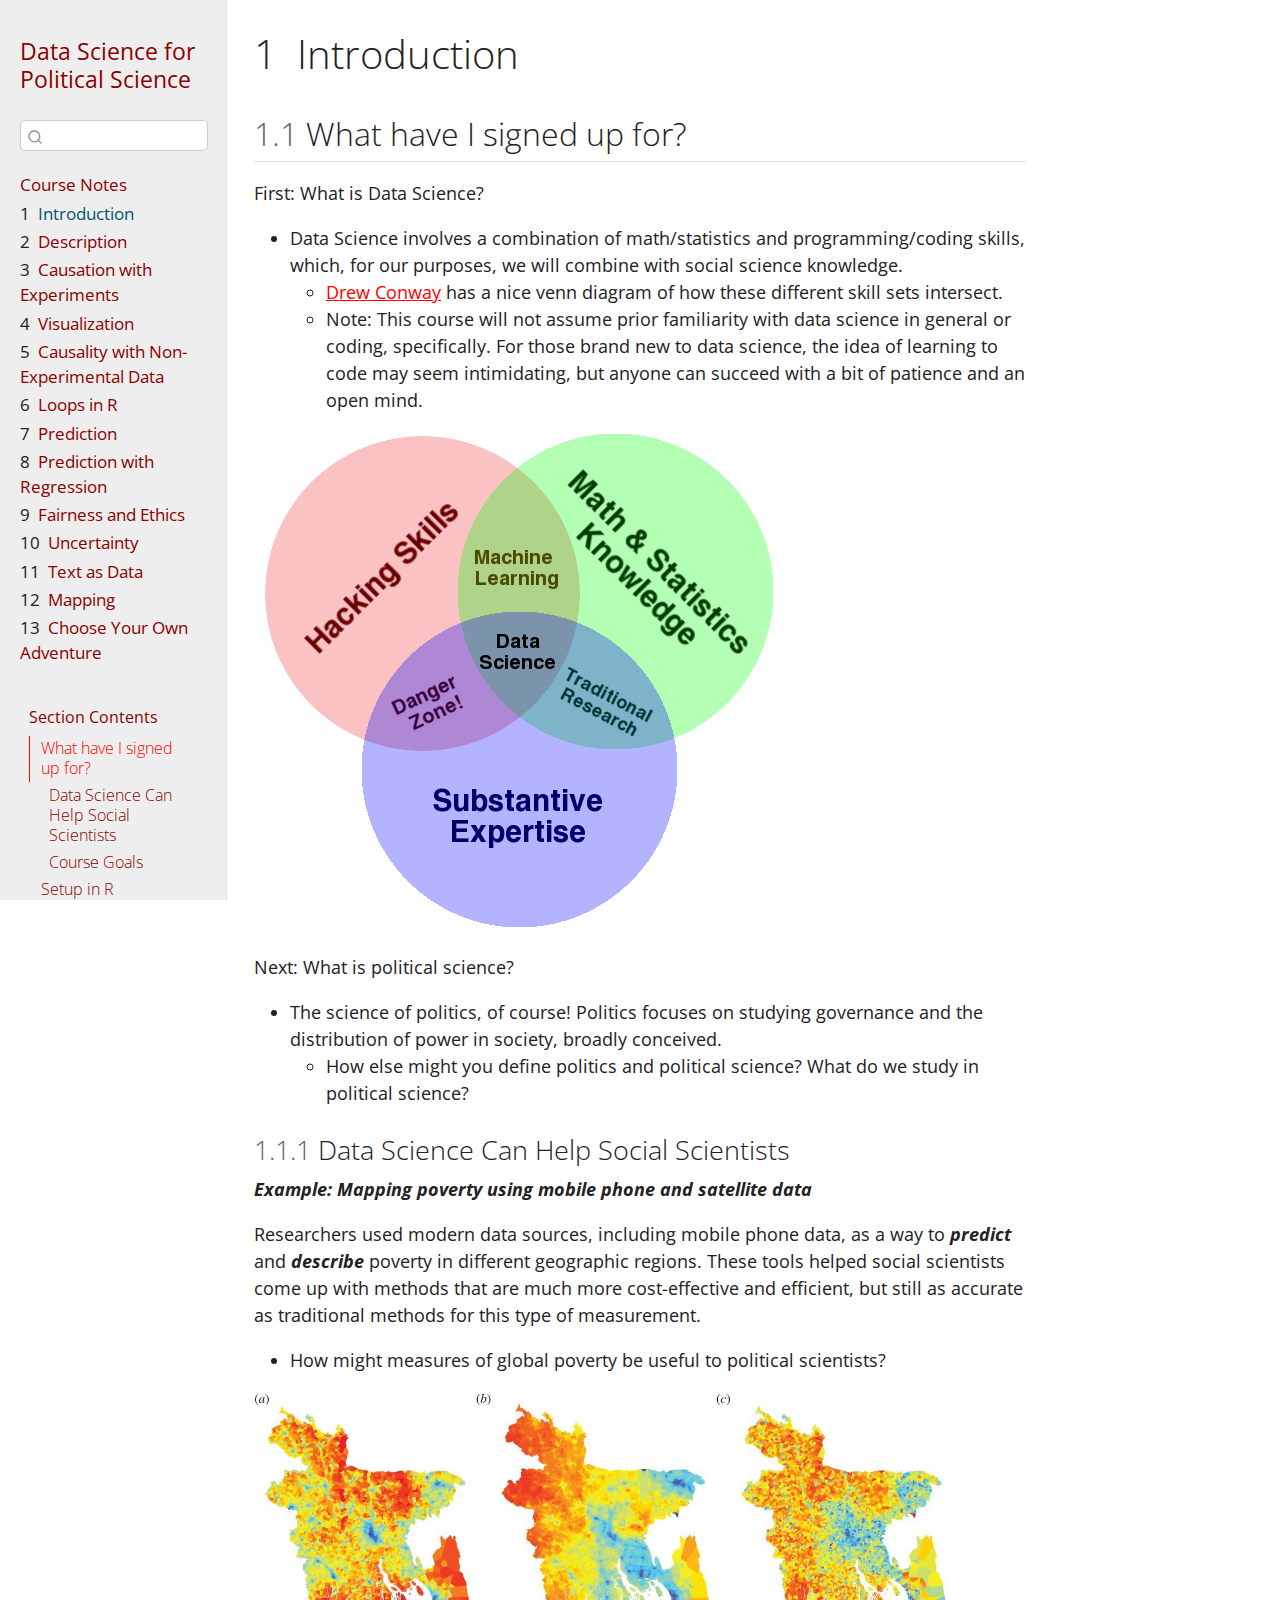
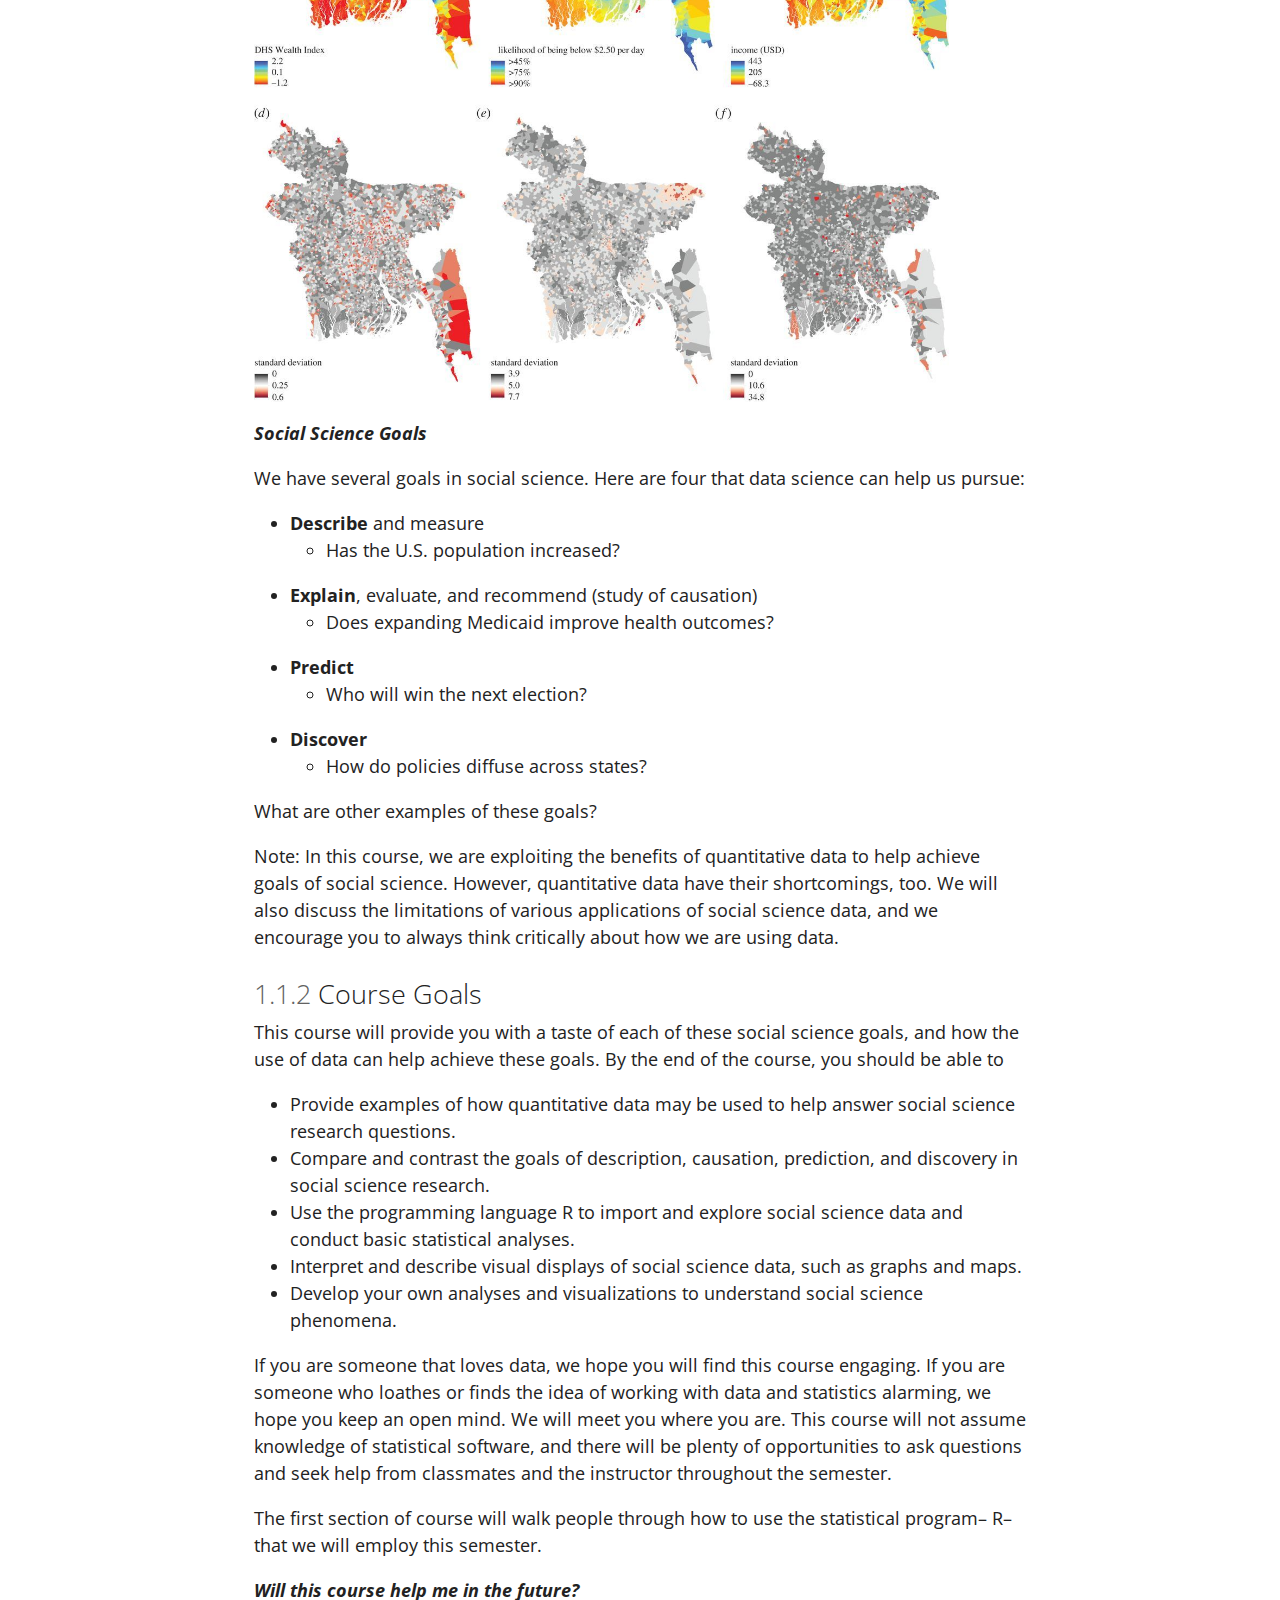
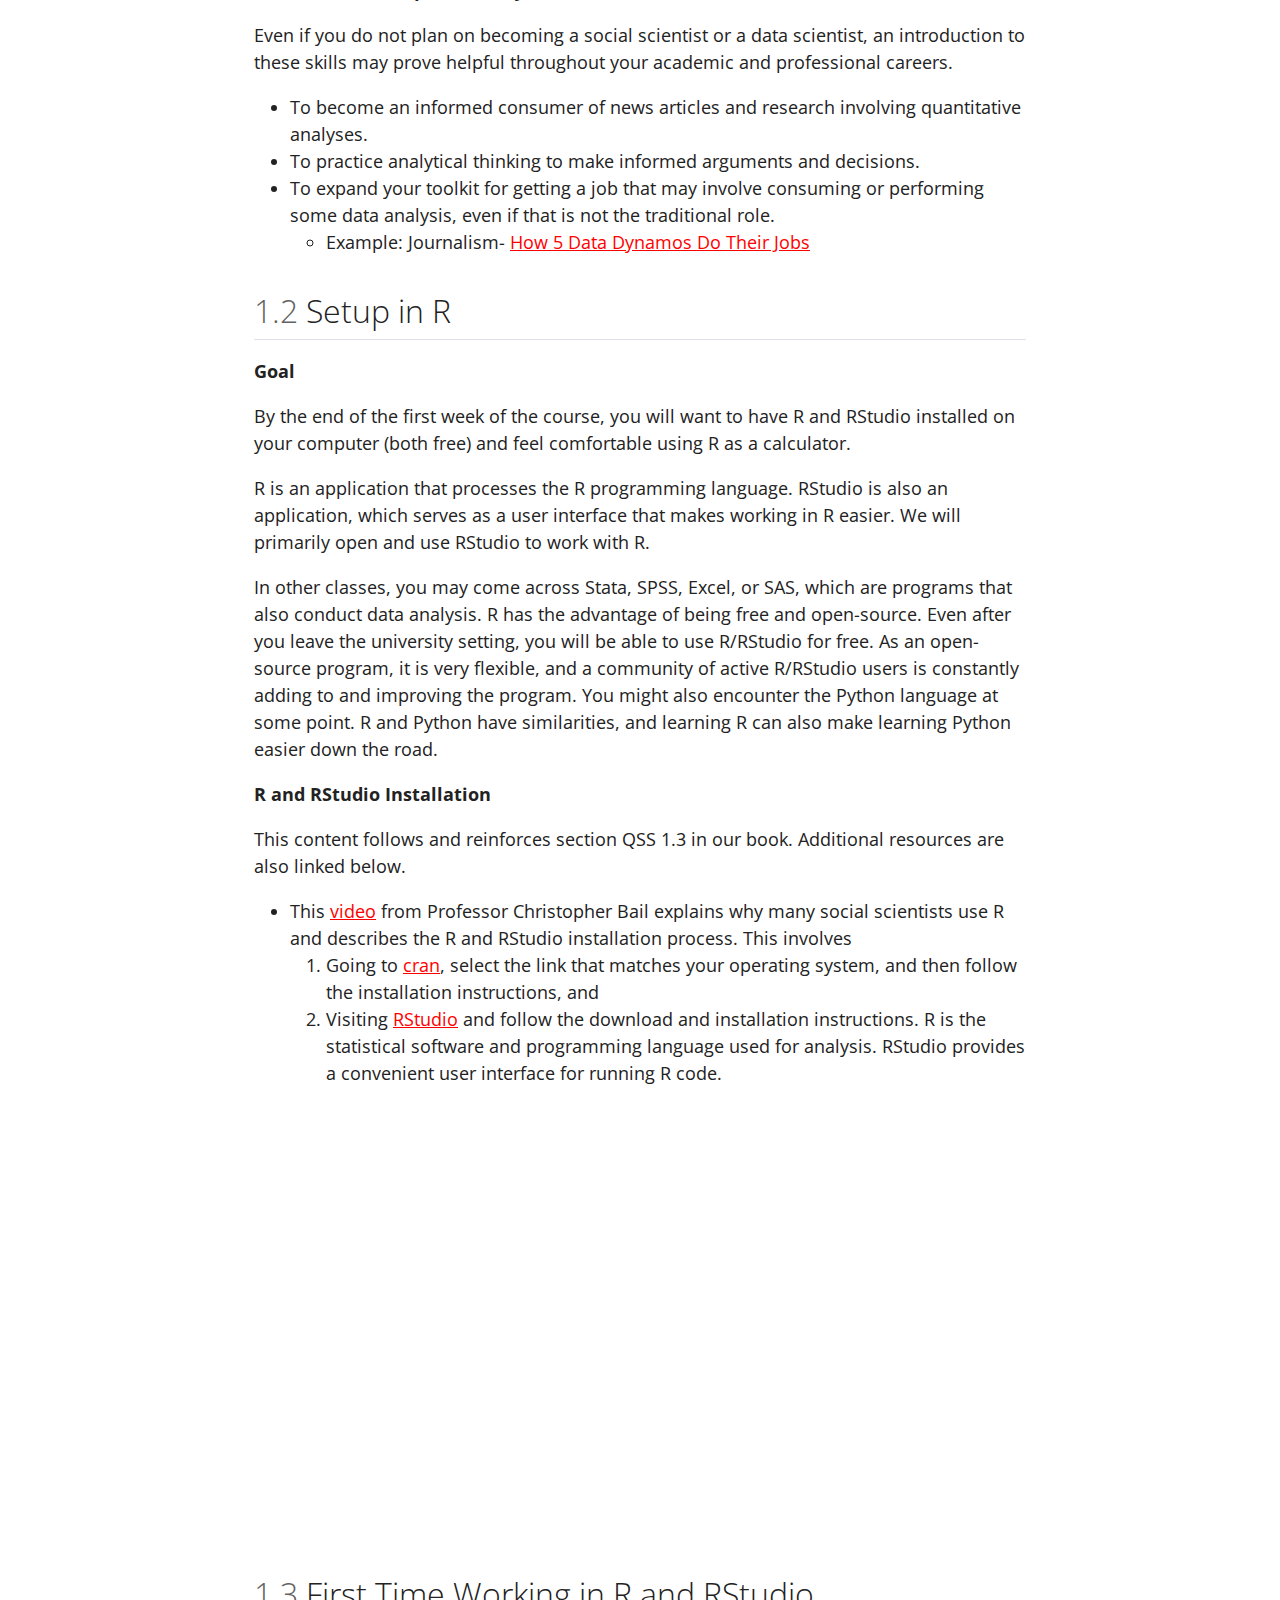
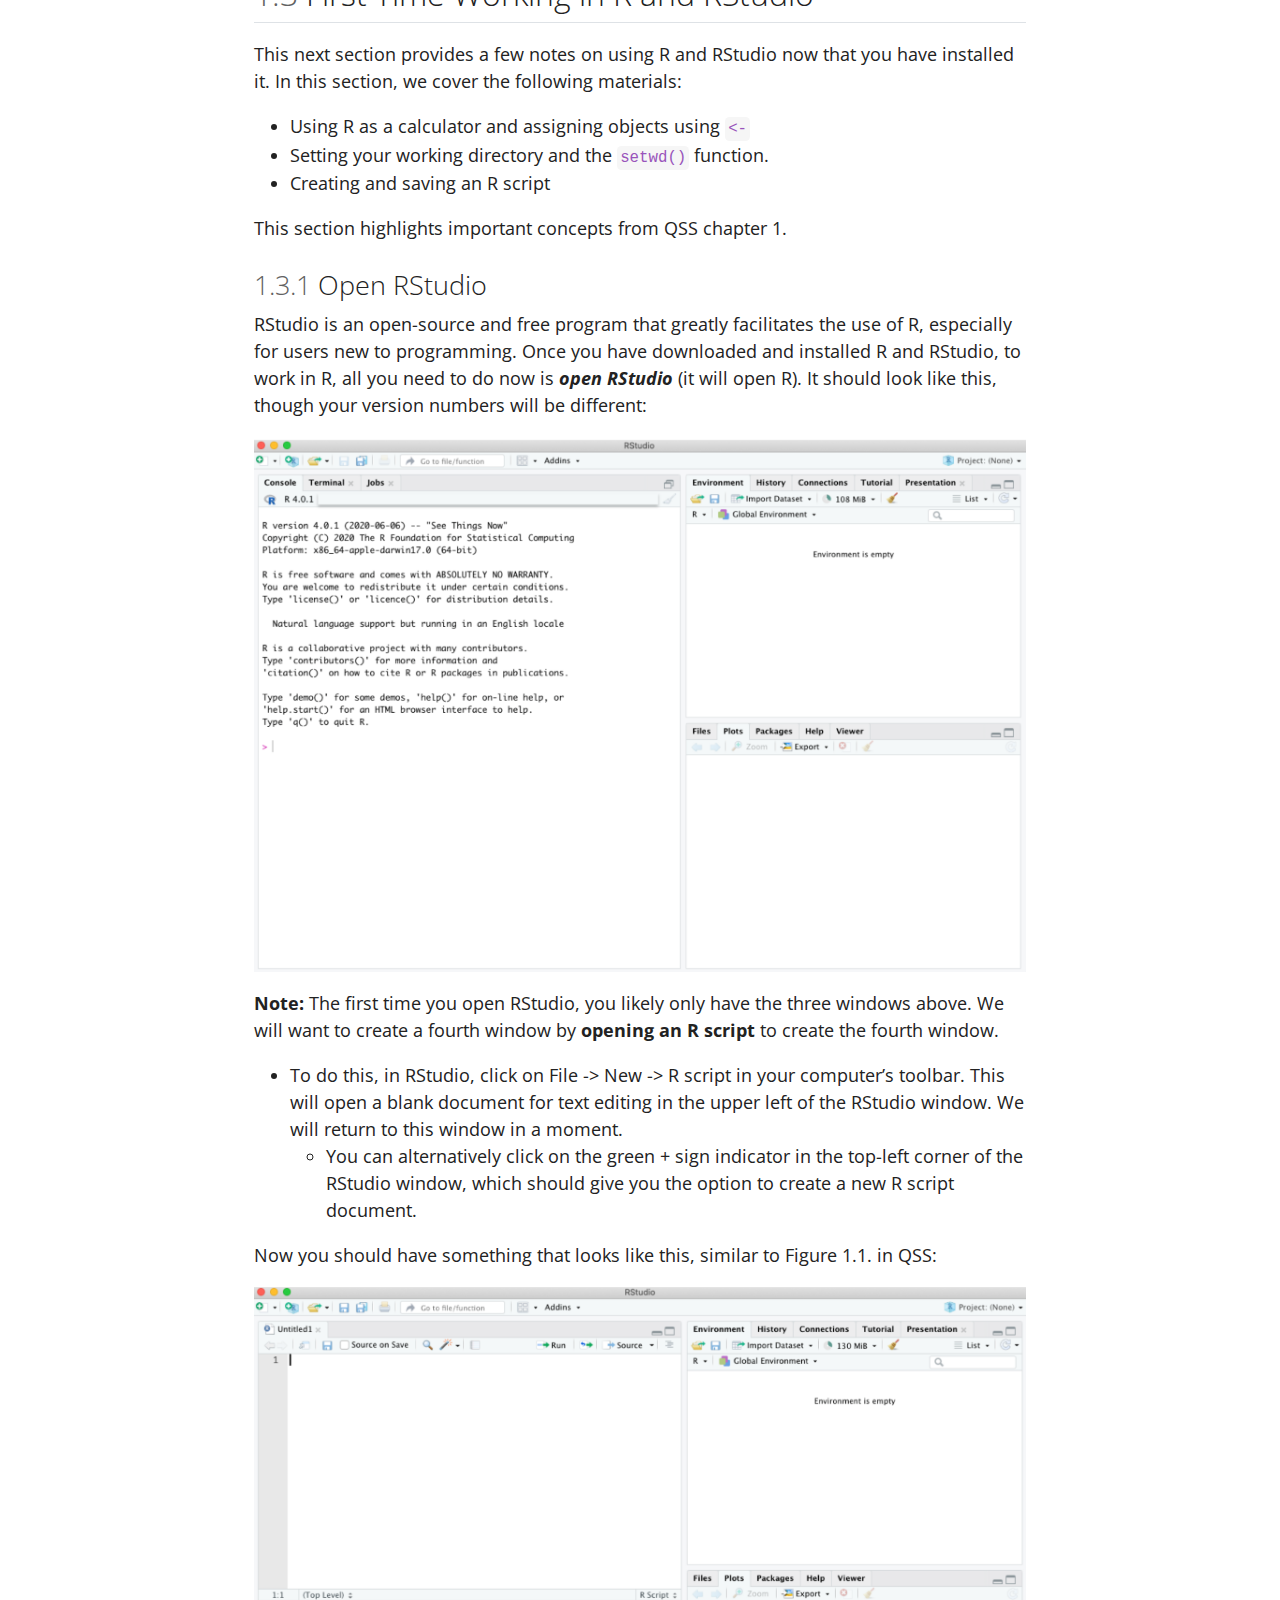
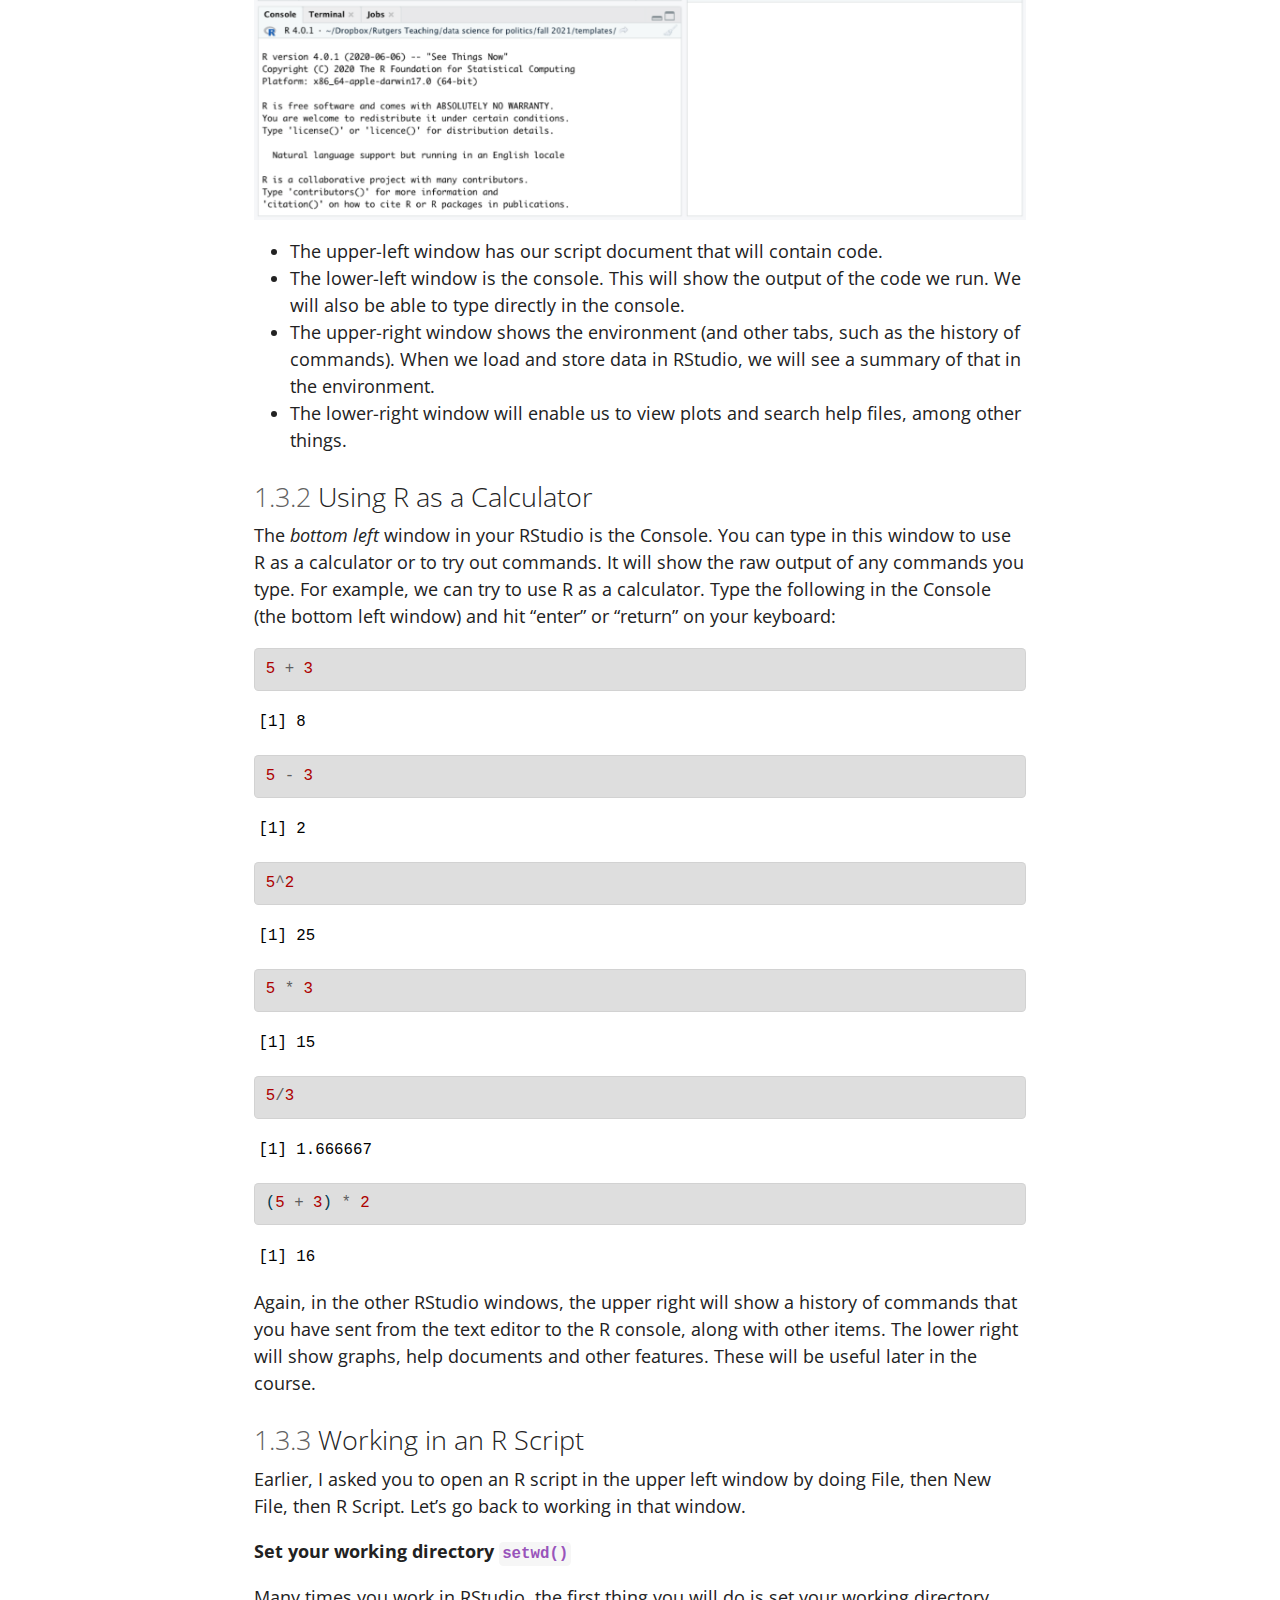
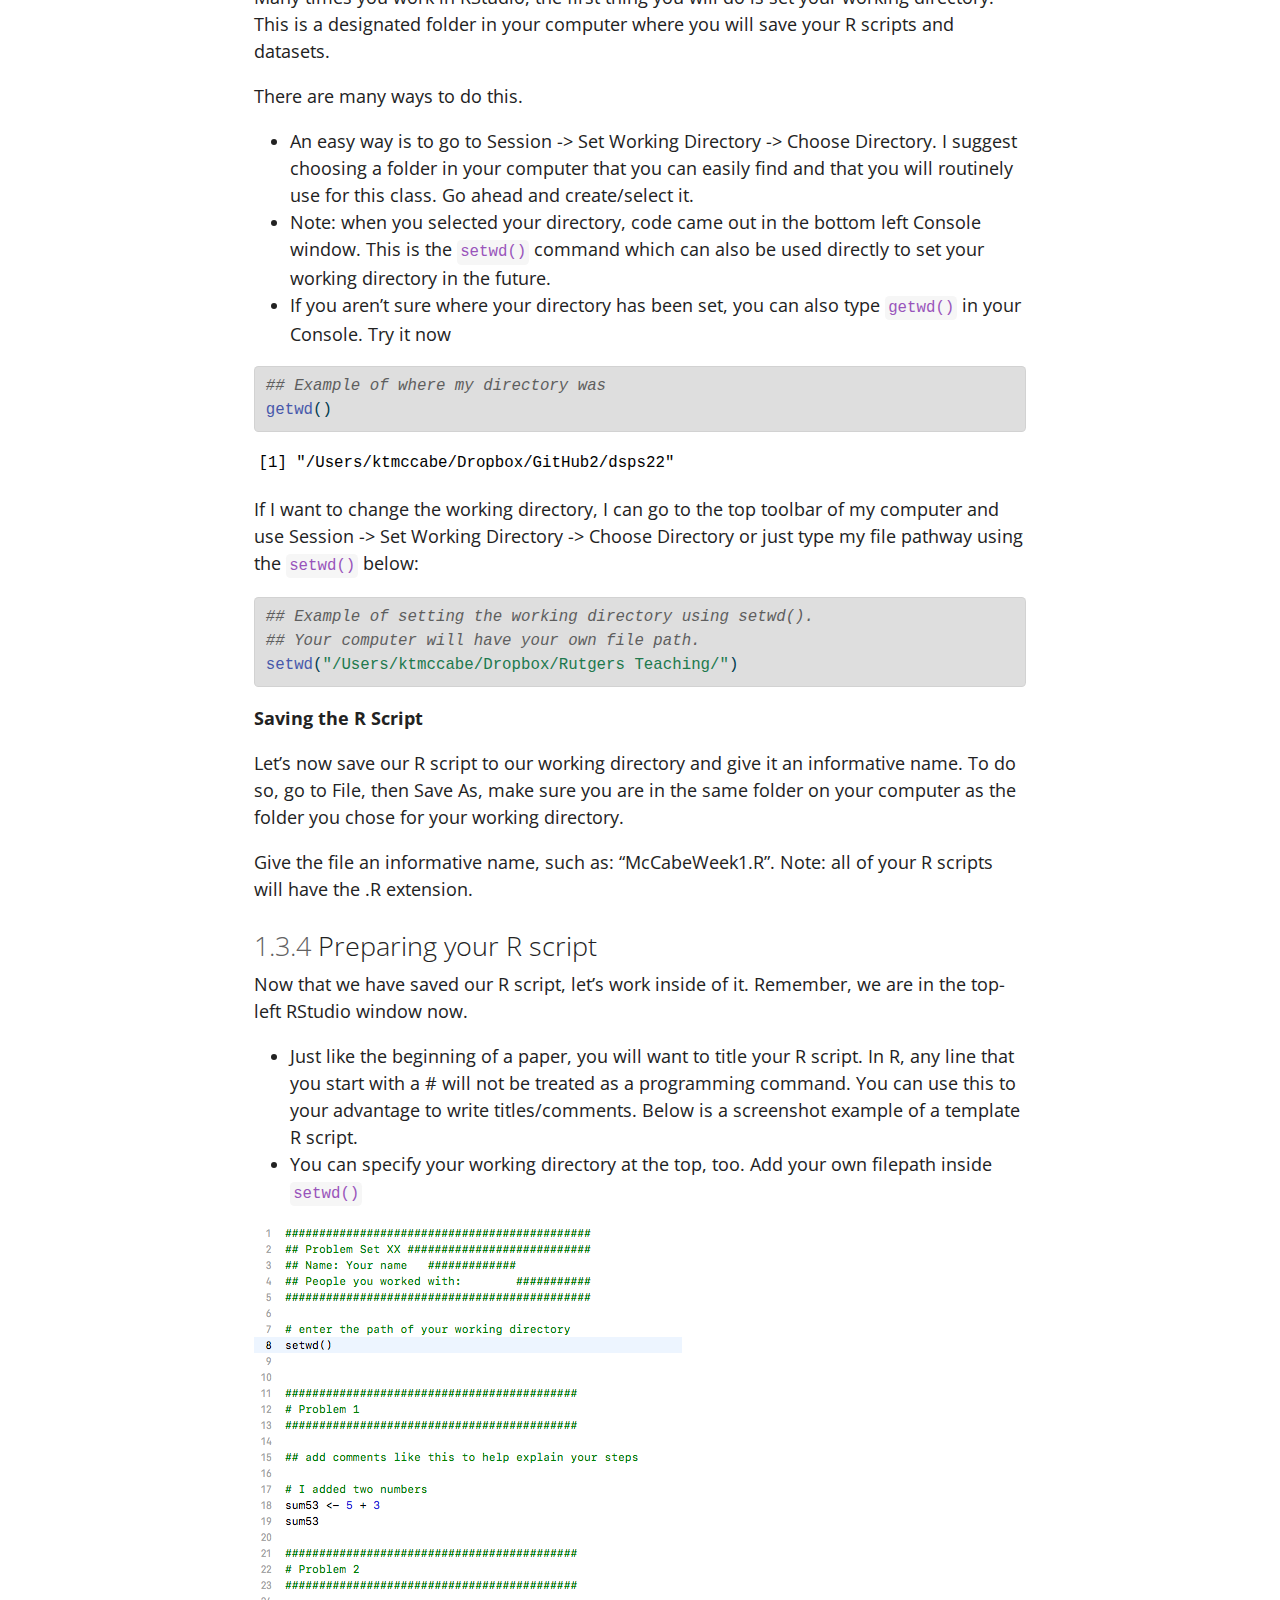
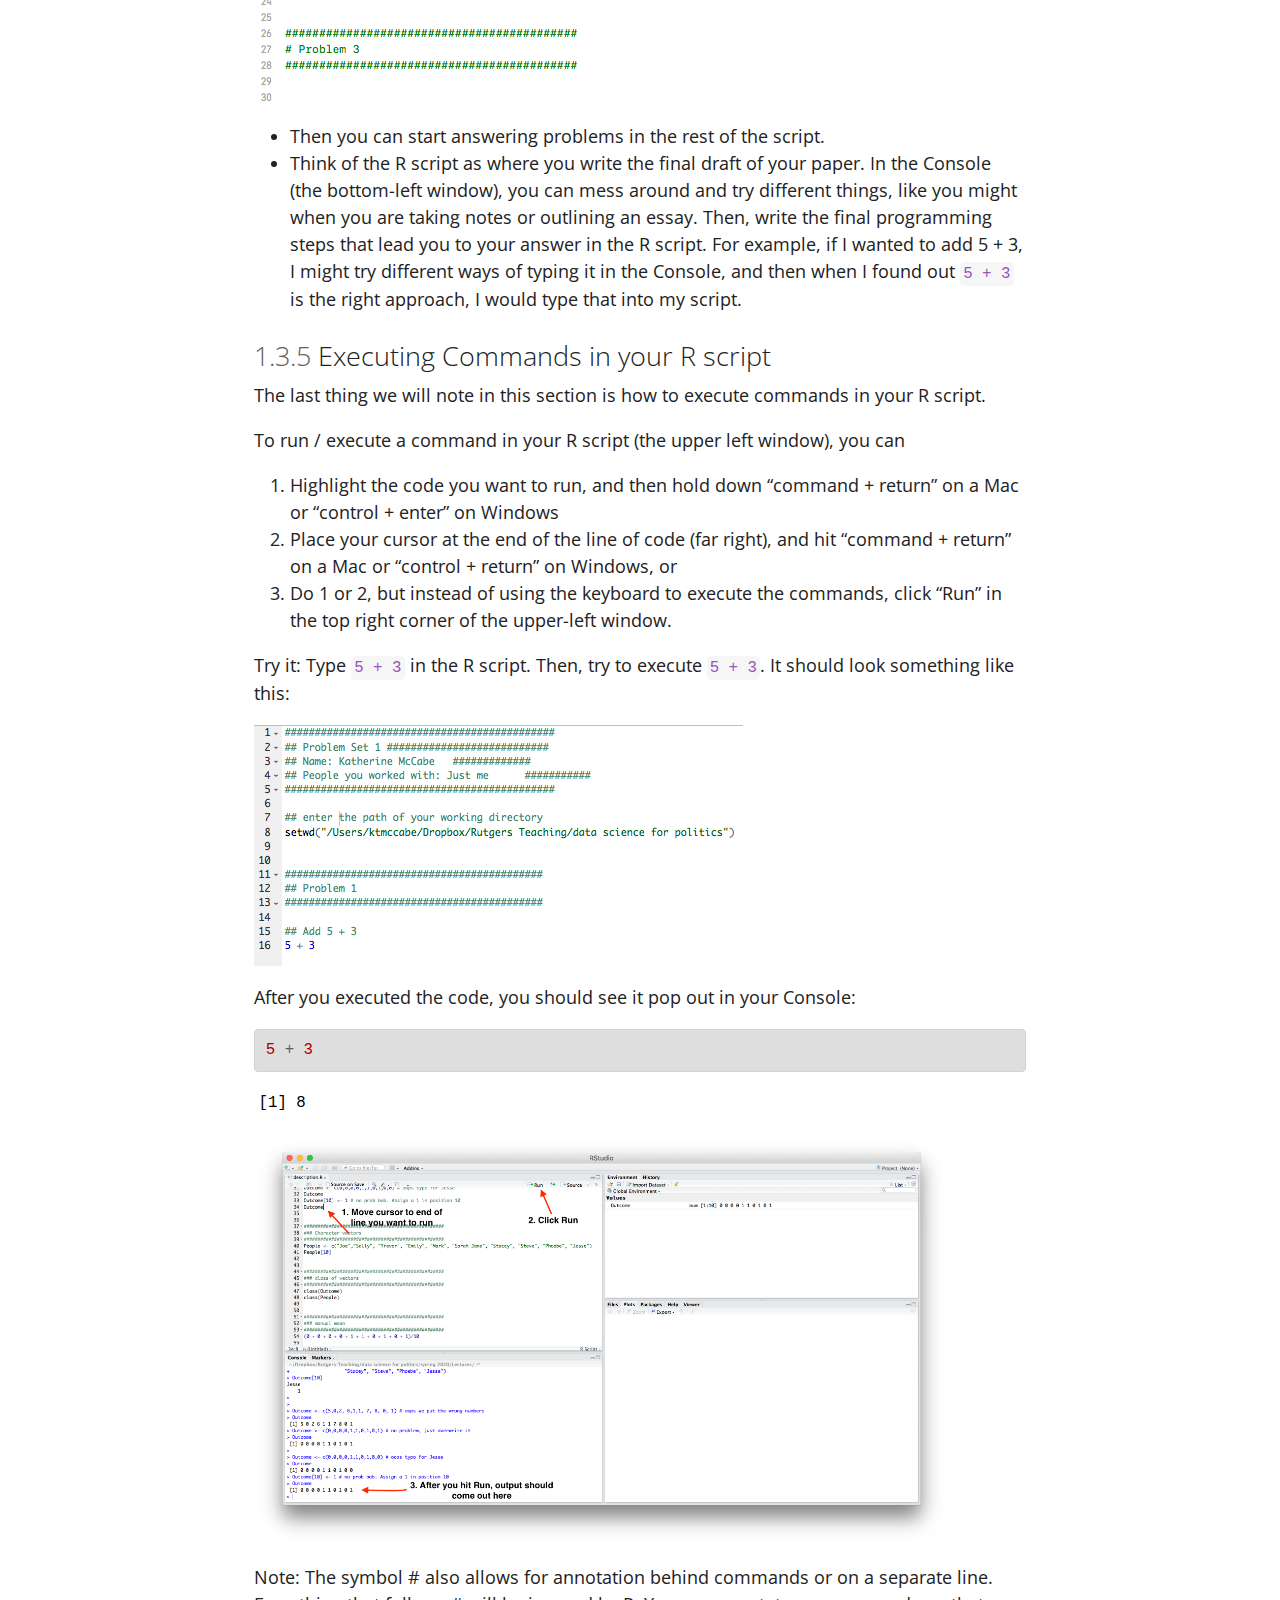
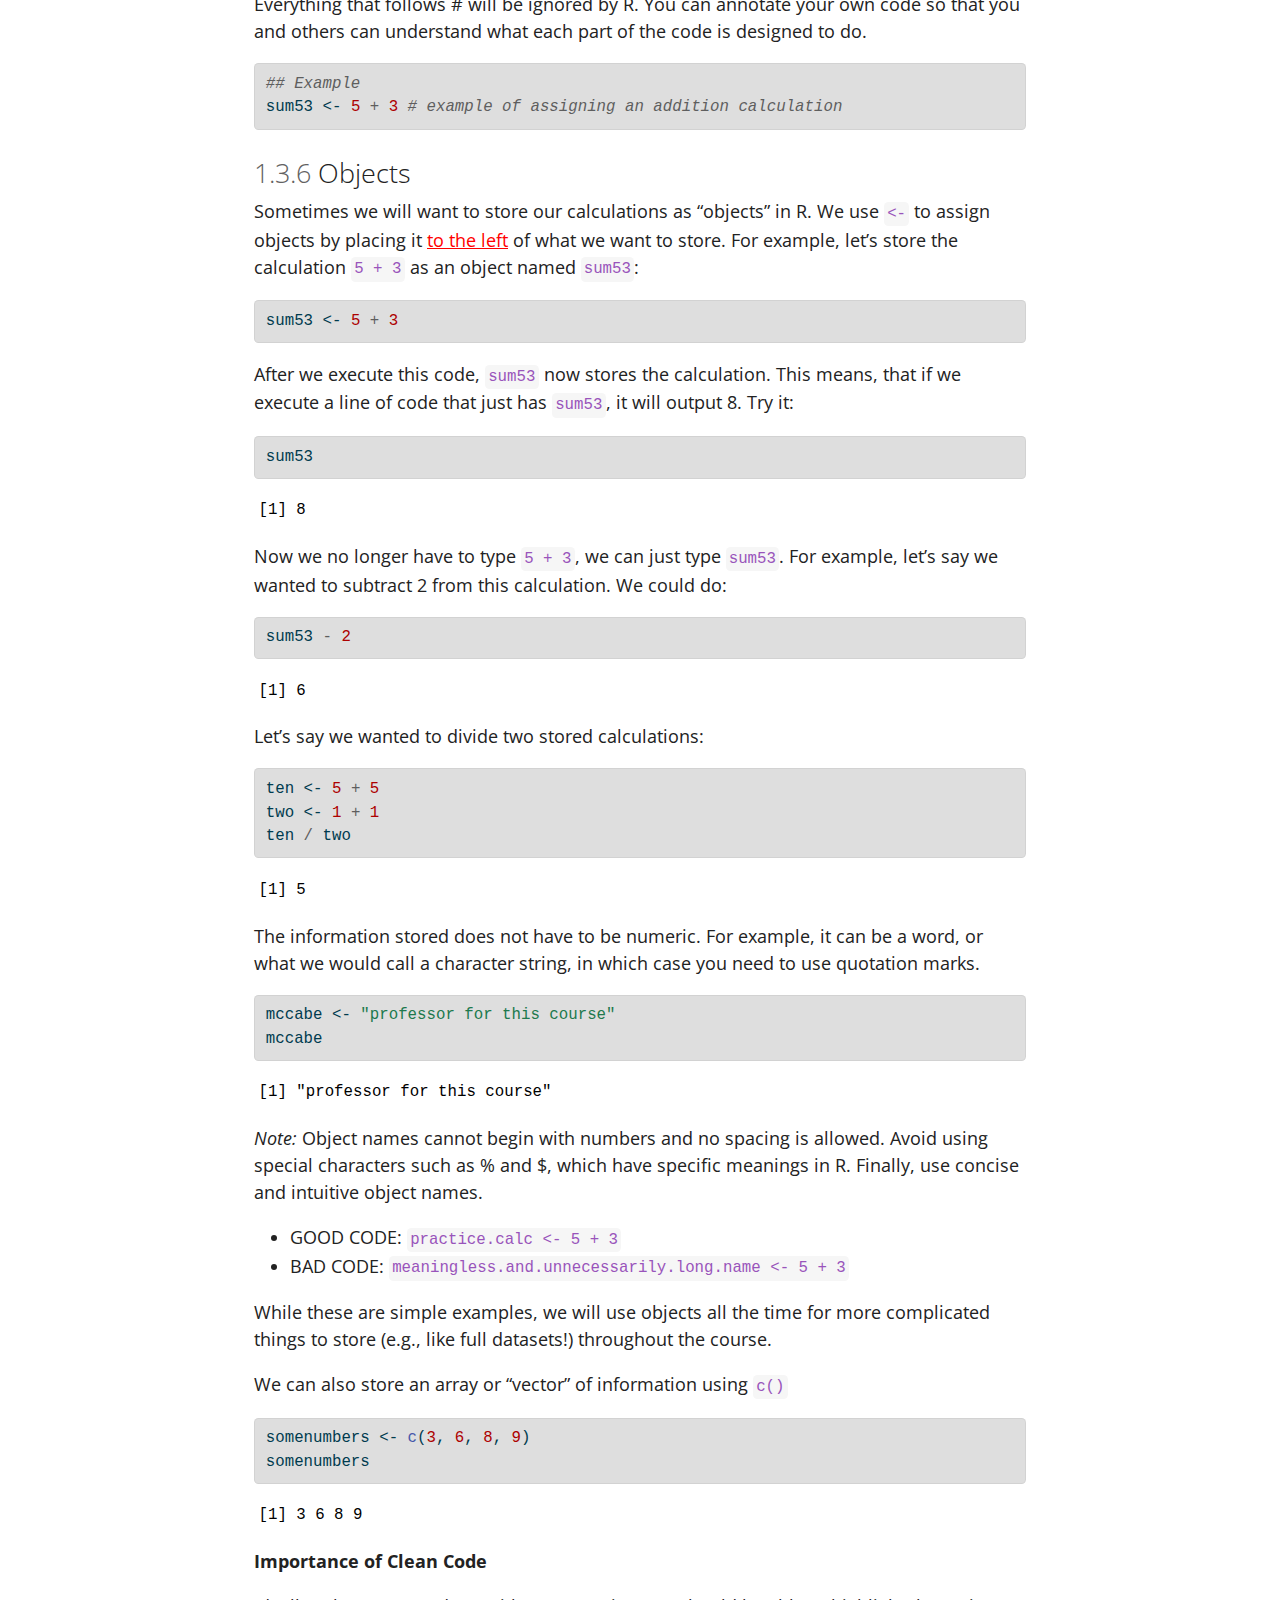
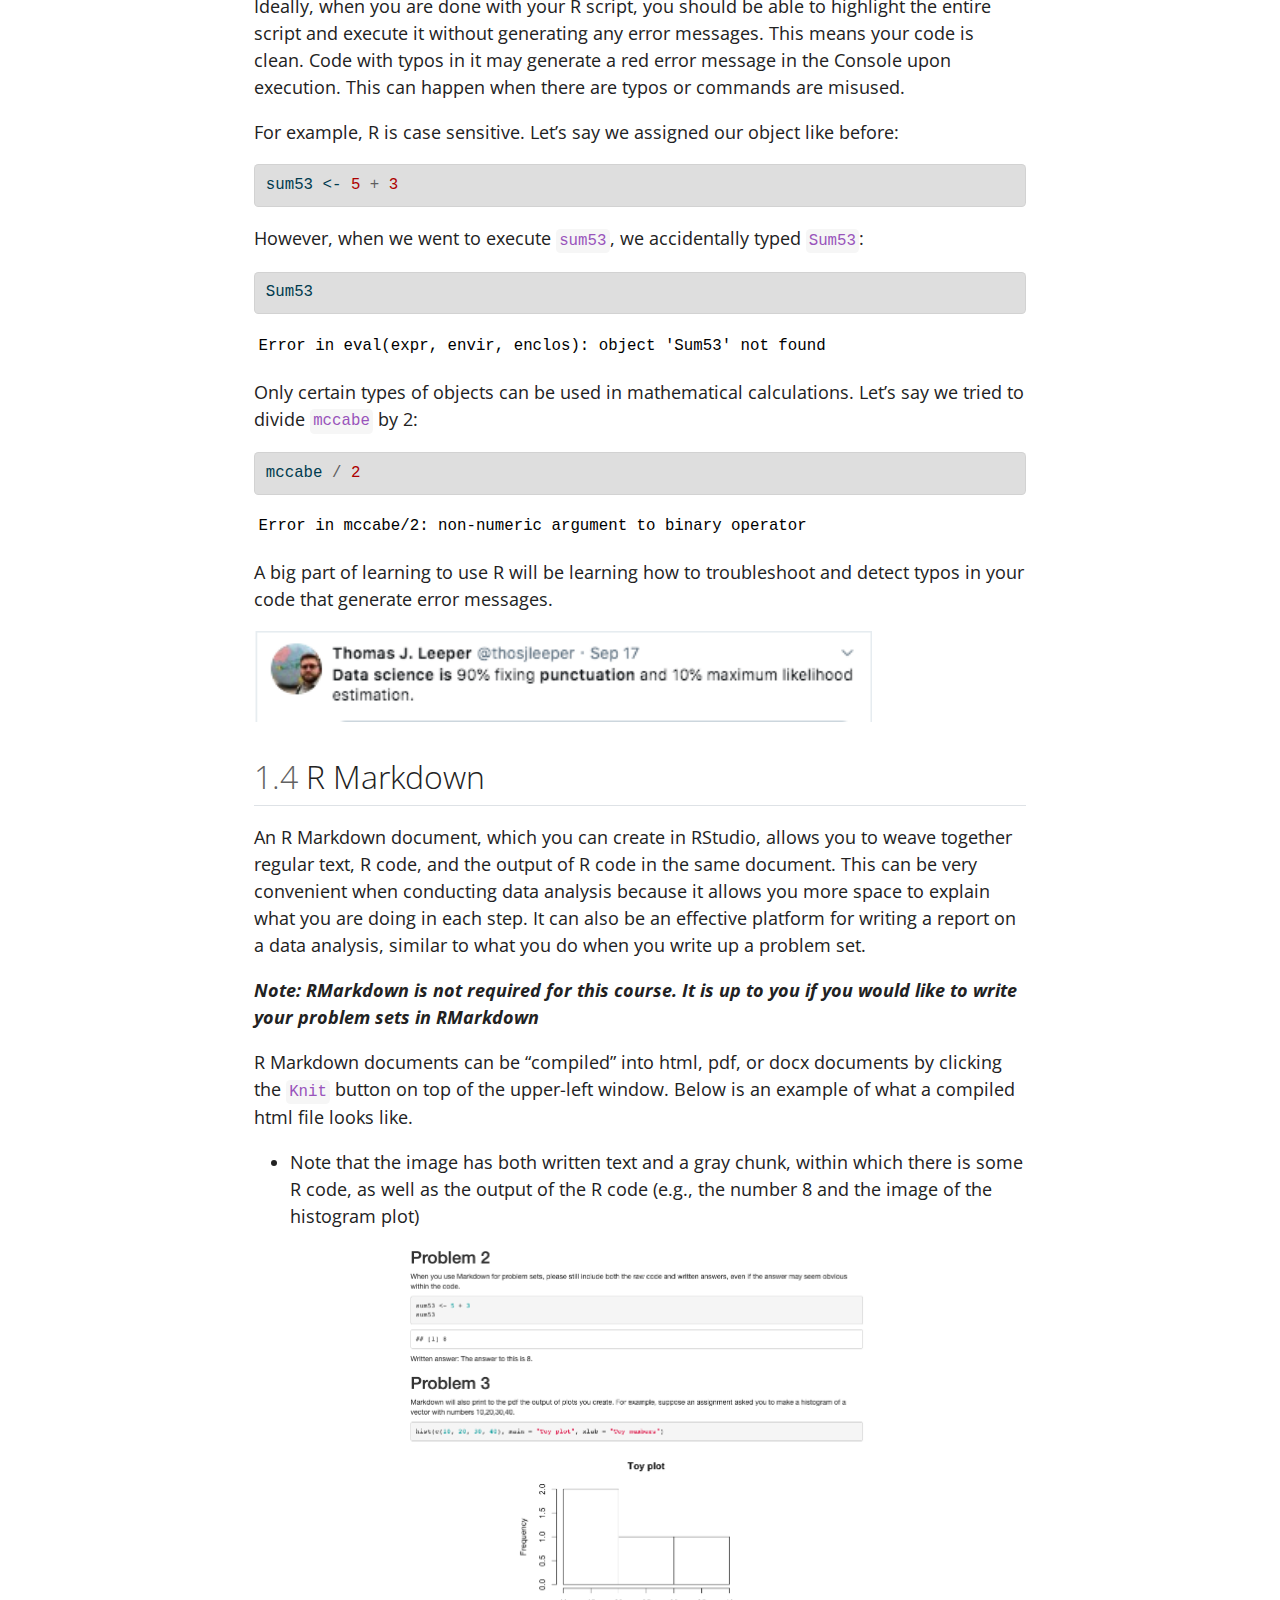
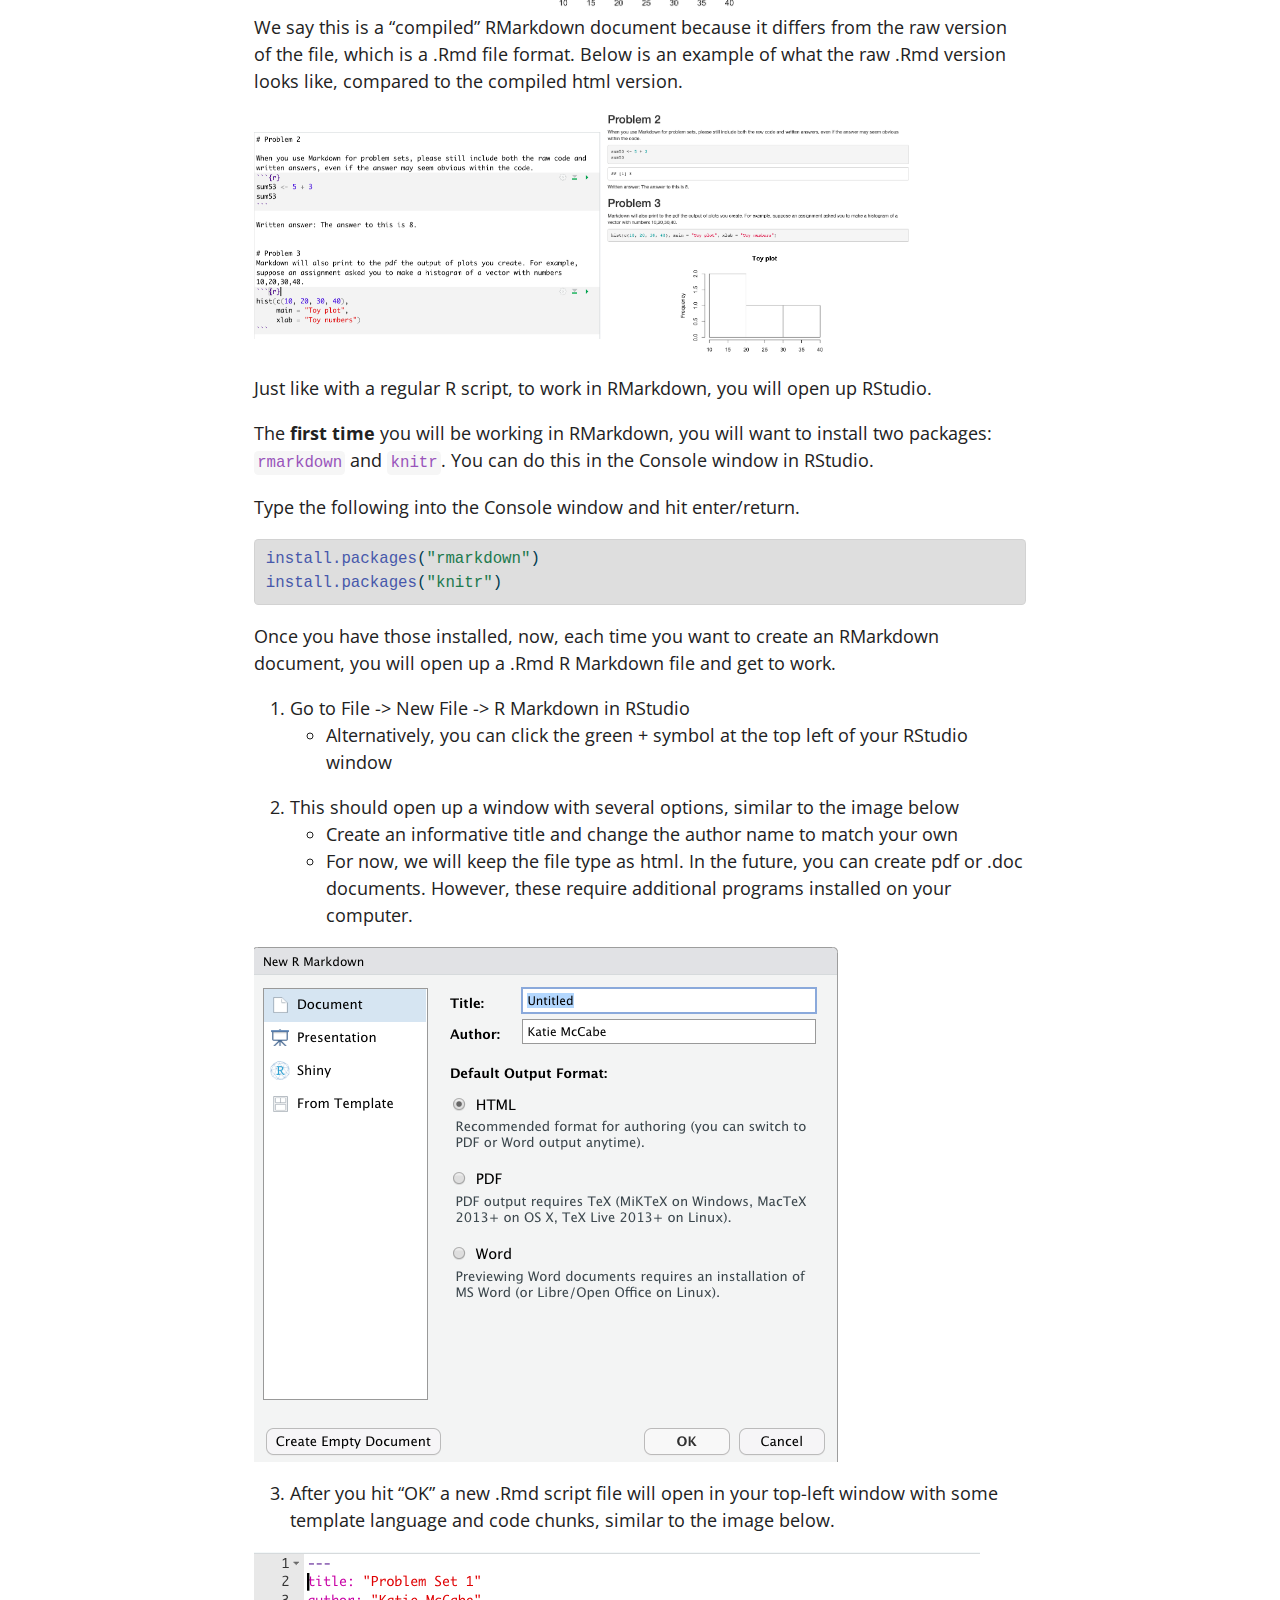
<file: docs/intro.html>
<!DOCTYPE html>
<html xmlns="http://www.w3.org/1999/xhtml" lang="en" xml:lang="en"><head>

<meta charset="utf-8">
<meta name="generator" content="quarto-1.0.36">

<meta name="viewport" content="width=device-width, initial-scale=1.0, user-scalable=yes">


<title>Data Science for Political Science - 1&nbsp; Introduction</title>
<style>
code{white-space: pre-wrap;}
span.smallcaps{font-variant: small-caps;}
span.underline{text-decoration: underline;}
div.column{display: inline-block; vertical-align: top; width: 50%;}
div.hanging-indent{margin-left: 1.5em; text-indent: -1.5em;}
ul.task-list{list-style: none;}
pre > code.sourceCode { white-space: pre; position: relative; }
pre > code.sourceCode > span { display: inline-block; line-height: 1.25; }
pre > code.sourceCode > span:empty { height: 1.2em; }
.sourceCode { overflow: visible; }
code.sourceCode > span { color: inherit; text-decoration: inherit; }
div.sourceCode { margin: 1em 0; }
pre.sourceCode { margin: 0; }
@media screen {
div.sourceCode { overflow: auto; }
}
@media print {
pre > code.sourceCode { white-space: pre-wrap; }
pre > code.sourceCode > span { text-indent: -5em; padding-left: 5em; }
}
pre.numberSource code
  { counter-reset: source-line 0; }
pre.numberSource code > span
  { position: relative; left: -4em; counter-increment: source-line; }
pre.numberSource code > span > a:first-child::before
  { content: counter(source-line);
    position: relative; left: -1em; text-align: right; vertical-align: baseline;
    border: none; display: inline-block;
    -webkit-touch-callout: none; -webkit-user-select: none;
    -khtml-user-select: none; -moz-user-select: none;
    -ms-user-select: none; user-select: none;
    padding: 0 4px; width: 4em;
    color: #aaaaaa;
  }
pre.numberSource { margin-left: 3em; border-left: 1px solid #aaaaaa;  padding-left: 4px; }
div.sourceCode
  {   }
@media screen {
pre > code.sourceCode > span > a:first-child::before { text-decoration: underline; }
}
code span.al { color: #ff0000; font-weight: bold; } /* Alert */
code span.an { color: #60a0b0; font-weight: bold; font-style: italic; } /* Annotation */
code span.at { color: #7d9029; } /* Attribute */
code span.bn { color: #40a070; } /* BaseN */
code span.bu { } /* BuiltIn */
code span.cf { color: #007020; font-weight: bold; } /* ControlFlow */
code span.ch { color: #4070a0; } /* Char */
code span.cn { color: #880000; } /* Constant */
code span.co { color: #60a0b0; font-style: italic; } /* Comment */
code span.cv { color: #60a0b0; font-weight: bold; font-style: italic; } /* CommentVar */
code span.do { color: #ba2121; font-style: italic; } /* Documentation */
code span.dt { color: #902000; } /* DataType */
code span.dv { color: #40a070; } /* DecVal */
code span.er { color: #ff0000; font-weight: bold; } /* Error */
code span.ex { } /* Extension */
code span.fl { color: #40a070; } /* Float */
code span.fu { color: #06287e; } /* Function */
code span.im { } /* Import */
code span.in { color: #60a0b0; font-weight: bold; font-style: italic; } /* Information */
code span.kw { color: #007020; font-weight: bold; } /* Keyword */
code span.op { color: #666666; } /* Operator */
code span.ot { color: #007020; } /* Other */
code span.pp { color: #bc7a00; } /* Preprocessor */
code span.sc { color: #4070a0; } /* SpecialChar */
code span.ss { color: #bb6688; } /* SpecialString */
code span.st { color: #4070a0; } /* String */
code span.va { color: #19177c; } /* Variable */
code span.vs { color: #4070a0; } /* VerbatimString */
code span.wa { color: #60a0b0; font-weight: bold; font-style: italic; } /* Warning */
</style>


<script src="site_libs/quarto-nav/quarto-nav.js"></script>
<script src="site_libs/quarto-nav/headroom.min.js"></script>
<script src="site_libs/clipboard/clipboard.min.js"></script>
<script src="site_libs/quarto-search/autocomplete.umd.js"></script>
<script src="site_libs/quarto-search/fuse.min.js"></script>
<script src="site_libs/quarto-search/quarto-search.js"></script>
<meta name="quarto:offset" content="./">
<link href="./02-Description.html" rel="next">
<link href="./index.html" rel="prev">
<script src="site_libs/quarto-html/quarto.js"></script>
<script src="site_libs/quarto-html/popper.min.js"></script>
<script src="site_libs/quarto-html/tippy.umd.min.js"></script>
<script src="site_libs/quarto-html/anchor.min.js"></script>
<link href="site_libs/quarto-html/tippy.css" rel="stylesheet">
<link href="site_libs/quarto-html/quarto-syntax-highlighting.css" rel="stylesheet" id="quarto-text-highlighting-styles">
<script src="site_libs/bootstrap/bootstrap.min.js"></script>
<link href="site_libs/bootstrap/bootstrap-icons.css" rel="stylesheet">
<link href="site_libs/bootstrap/bootstrap.min.css" rel="stylesheet" id="quarto-bootstrap" data-mode="light">
<script id="quarto-search-options" type="application/json">{
  "location": "sidebar",
  "copy-button": false,
  "collapse-after": 3,
  "panel-placement": "start",
  "type": "textbox",
  "limit": 20,
  "language": {
    "search-no-results-text": "No results",
    "search-matching-documents-text": "matching documents",
    "search-copy-link-title": "Copy link to search",
    "search-hide-matches-text": "Hide additional matches",
    "search-more-match-text": "more match in this document",
    "search-more-matches-text": "more matches in this document",
    "search-clear-button-title": "Clear",
    "search-detached-cancel-button-title": "Cancel",
    "search-submit-button-title": "Submit"
  }
}</script>


</head>

<body class="nav-sidebar docked">

<div id="quarto-search-results"></div>
  <header id="quarto-header" class="headroom fixed-top">
  <nav class="quarto-secondary-nav" data-bs-toggle="collapse" data-bs-target="#quarto-sidebar" aria-controls="quarto-sidebar" aria-expanded="false" aria-label="Toggle sidebar navigation" onclick="if (window.quartoToggleHeadroom) { window.quartoToggleHeadroom(); }">
    <div class="container-fluid d-flex justify-content-between">
      <h1 class="quarto-secondary-nav-title"><span class="chapter-number">1</span>&nbsp; <span class="chapter-title">Introduction</span></h1>
      <button type="button" class="quarto-btn-toggle btn" aria-label="Show secondary navigation">
        <i class="bi bi-chevron-right"></i>
      </button>
    </div>
  </nav>
</header>
<!-- content -->
<div id="quarto-content" class="quarto-container page-columns page-rows-contents page-layout-article">
<!-- sidebar -->
  <nav id="quarto-sidebar" class="sidebar collapse sidebar-navigation docked overflow-auto">
    <div class="pt-lg-2 mt-2 text-left sidebar-header">
    <div class="sidebar-title mb-0 py-0">
      <a href="./">Data Science for Political Science</a> 
    </div>
      </div>
      <div class="mt-2 flex-shrink-0 align-items-center">
        <div class="sidebar-search">
        <div id="quarto-search" class="" title="Search"></div>
        </div>
      </div>
    <div class="sidebar-menu-container"> 
    <ul class="list-unstyled mt-1">
        <li class="sidebar-item">
  <div class="sidebar-item-container"> 
  <a href="./index.html" class="sidebar-item-text sidebar-link">Course Notes</a>
  </div>
</li>
        <li class="sidebar-item">
  <div class="sidebar-item-container"> 
  <a href="./intro.html" class="sidebar-item-text sidebar-link active"><span class="chapter-number">1</span>&nbsp; <span class="chapter-title">Introduction</span></a>
  </div>
</li>
        <li class="sidebar-item">
  <div class="sidebar-item-container"> 
  <a href="./02-Description.html" class="sidebar-item-text sidebar-link"><span class="chapter-number">2</span>&nbsp; <span class="chapter-title">Description</span></a>
  </div>
</li>
        <li class="sidebar-item">
  <div class="sidebar-item-container"> 
  <a href="./03-CausalityI.html" class="sidebar-item-text sidebar-link"><span class="chapter-number">3</span>&nbsp; <span class="chapter-title">Causation with Experiments</span></a>
  </div>
</li>
        <li class="sidebar-item">
  <div class="sidebar-item-container"> 
  <a href="./04-Visualization.html" class="sidebar-item-text sidebar-link"><span class="chapter-number">4</span>&nbsp; <span class="chapter-title">Visualization</span></a>
  </div>
</li>
        <li class="sidebar-item">
  <div class="sidebar-item-container"> 
  <a href="./05-Causalityii.html" class="sidebar-item-text sidebar-link"><span class="chapter-number">5</span>&nbsp; <span class="chapter-title">Causality with Non-Experimental Data</span></a>
  </div>
</li>
        <li class="sidebar-item">
  <div class="sidebar-item-container"> 
  <a href="./06-Loops.html" class="sidebar-item-text sidebar-link"><span class="chapter-number">6</span>&nbsp; <span class="chapter-title">Loops in R</span></a>
  </div>
</li>
        <li class="sidebar-item">
  <div class="sidebar-item-container"> 
  <a href="./07-Prediction.html" class="sidebar-item-text sidebar-link"><span class="chapter-number">7</span>&nbsp; <span class="chapter-title">Prediction</span></a>
  </div>
</li>
        <li class="sidebar-item">
  <div class="sidebar-item-container"> 
  <a href="./08-Regression.html" class="sidebar-item-text sidebar-link"><span class="chapter-number">8</span>&nbsp; <span class="chapter-title">Prediction with Regression</span></a>
  </div>
</li>
        <li class="sidebar-item">
  <div class="sidebar-item-container"> 
  <a href="./09-Fairness.html" class="sidebar-item-text sidebar-link"><span class="chapter-number">9</span>&nbsp; <span class="chapter-title">Fairness and Ethics</span></a>
  </div>
</li>
        <li class="sidebar-item">
  <div class="sidebar-item-container"> 
  <a href="./10-Uncertainty.html" class="sidebar-item-text sidebar-link"><span class="chapter-number">10</span>&nbsp; <span class="chapter-title">Uncertainty</span></a>
  </div>
</li>
        <li class="sidebar-item">
  <div class="sidebar-item-container"> 
  <a href="./11-TextasData.html" class="sidebar-item-text sidebar-link"><span class="chapter-number">11</span>&nbsp; <span class="chapter-title">Text as Data</span></a>
  </div>
</li>
        <li class="sidebar-item">
  <div class="sidebar-item-container"> 
  <a href="./12-Maps.html" class="sidebar-item-text sidebar-link"><span class="chapter-number">12</span>&nbsp; <span class="chapter-title">Mapping</span></a>
  </div>
</li>
        <li class="sidebar-item">
  <div class="sidebar-item-container"> 
  <a href="./13-ChooseYourOwnAdventure.html" class="sidebar-item-text sidebar-link"><span class="chapter-number">13</span>&nbsp; <span class="chapter-title">Choose Your Own Adventure</span></a>
  </div>
</li>
    </ul>
    </div>
    <nav id="TOC" role="doc-toc">
    <h2 id="toc-title">Section Contents</h2>
   
  <ul>
  <li><a href="#what-have-i-signed-up-for" id="toc-what-have-i-signed-up-for" class="nav-link active" data-scroll-target="#what-have-i-signed-up-for"> <span class="header-section-number">1.1</span> What have I signed up for?</a>
  <ul class="collapse">
  <li><a href="#data-science-can-help-social-scientists" id="toc-data-science-can-help-social-scientists" class="nav-link" data-scroll-target="#data-science-can-help-social-scientists"> <span class="header-section-number">1.1.1</span> Data Science Can Help Social Scientists</a></li>
  <li><a href="#course-goals" id="toc-course-goals" class="nav-link" data-scroll-target="#course-goals"> <span class="header-section-number">1.1.2</span> Course Goals</a></li>
  </ul></li>
  <li><a href="#rsetup" id="toc-rsetup" class="nav-link" data-scroll-target="#rsetup"> <span class="header-section-number">1.2</span> Setup in R</a></li>
  <li><a href="#first-time-working-in-r-and-rstudio" id="toc-first-time-working-in-r-and-rstudio" class="nav-link" data-scroll-target="#first-time-working-in-r-and-rstudio"> <span class="header-section-number">1.3</span> First Time Working in R and RStudio</a>
  <ul class="collapse">
  <li><a href="#open-rstudio" id="toc-open-rstudio" class="nav-link" data-scroll-target="#open-rstudio"> <span class="header-section-number">1.3.1</span> Open RStudio</a></li>
  <li><a href="#using-r-as-a-calculator" id="toc-using-r-as-a-calculator" class="nav-link" data-scroll-target="#using-r-as-a-calculator"> <span class="header-section-number">1.3.2</span> Using R as a Calculator</a></li>
  <li><a href="#working-in-an-r-script" id="toc-working-in-an-r-script" class="nav-link" data-scroll-target="#working-in-an-r-script"> <span class="header-section-number">1.3.3</span> Working in an R Script</a></li>
  <li><a href="#preparing-your-r-script" id="toc-preparing-your-r-script" class="nav-link" data-scroll-target="#preparing-your-r-script"> <span class="header-section-number">1.3.4</span> Preparing your R script</a></li>
  <li><a href="#executing-commands-in-your-r-script" id="toc-executing-commands-in-your-r-script" class="nav-link" data-scroll-target="#executing-commands-in-your-r-script"> <span class="header-section-number">1.3.5</span> Executing Commands in your R script</a></li>
  <li><a href="#objects" id="toc-objects" class="nav-link" data-scroll-target="#objects"> <span class="header-section-number">1.3.6</span> Objects</a></li>
  </ul></li>
  <li><a href="#r-markdown" id="toc-r-markdown" class="nav-link" data-scroll-target="#r-markdown"> <span class="header-section-number">1.4</span> R Markdown</a></li>
  <li><a href="#assignment-1" id="toc-assignment-1" class="nav-link" data-scroll-target="#assignment-1"> <span class="header-section-number">1.5</span> Assignment 1</a></li>
  </ul>
</nav>
</nav>
<!-- margin-sidebar -->
    <div id="quarto-margin-sidebar" class="sidebar margin-sidebar">
    </div>
<!-- main -->
<main class="content" id="quarto-document-content">

<header id="title-block-header" class="quarto-title-block default">
<div class="quarto-title">
<h1 class="title d-none d-lg-block"><span class="chapter-number">1</span>&nbsp; <span class="chapter-title">Introduction</span></h1>
</div>



<div class="quarto-title-meta">

    
    
  </div>
  

</header>

<section id="what-have-i-signed-up-for" class="level2" data-number="1.1">
<h2 data-number="1.1" class="anchored" data-anchor-id="what-have-i-signed-up-for"><span class="header-section-number">1.1</span> What have I signed up for?</h2>
<p>First: What is Data Science?</p>
<ul>
<li>Data Science involves a combination of math/statistics and programming/coding skills, which, for our purposes, we will combine with social science knowledge.
<ul>
<li><a href="http://drewconway.com/zia/2013/3/26/the-data-science-venn-diagram">Drew Conway</a> has a nice venn diagram of how these different skill sets intersect.</li>
<li>Note: This course will not assume prior familiarity with data science in general or coding, specifically. For those brand new to data science, the idea of learning to code may seem intimidating, but anyone can succeed with a bit of patience and an open mind.</li>
</ul></li>
</ul>
<p><img src="images/venn.png" class="img-fluid"></p>
<p>Next: What is political science?</p>
<ul>
<li>The science of politics, of course! Politics focuses on studying governance and the distribution of power in society, broadly conceived.
<ul>
<li>How else might you define politics and political science? What do we study in political science?</li>
</ul></li>
</ul>
<section id="data-science-can-help-social-scientists" class="level3" data-number="1.1.1">
<h3 data-number="1.1.1" class="anchored" data-anchor-id="data-science-can-help-social-scientists"><span class="header-section-number">1.1.1</span> Data Science Can Help Social Scientists</h3>
<p><strong><em>Example: Mapping poverty using mobile phone and satellite data</em></strong></p>
<p>Researchers used modern data sources, including mobile phone data, as a way to <strong><em>predict</em></strong> and <strong><em>describe</em></strong> poverty in different geographic regions. These tools helped social scientists come up with methods that are much more cost-effective and efficient, but still as accurate as traditional methods for this type of measurement.</p>
<ul>
<li>How might measures of global poverty be useful to political scientists?</li>
</ul>
<p><img src="images/blum.jpg" class="img-fluid" style="width:90.0%"></p>
<p><strong><em>Social Science Goals</em></strong></p>
<p>We have several goals in social science. Here are four that data science can help us pursue:</p>
<ul>
<li><strong>Describe</strong> and measure
<ul>
<li>Has the U.S. population increased?</li>
</ul></li>
<li><strong>Explain</strong>, evaluate, and recommend (study of causation)
<ul>
<li>Does expanding Medicaid improve health outcomes?</li>
</ul></li>
<li><strong>Predict</strong>
<ul>
<li>Who will win the next election?</li>
</ul></li>
<li><strong>Discover</strong>
<ul>
<li>How do policies diffuse across states?</li>
</ul></li>
</ul>
<p>What are other examples of these goals?</p>
<p>Note: In this course, we are exploiting the benefits of quantitative data to help achieve goals of social science. However, quantitative data have their shortcomings, too. We will also discuss the limitations of various applications of social science data, and we encourage you to always think critically about how we are using data.</p>
</section>
<section id="course-goals" class="level3" data-number="1.1.2">
<h3 data-number="1.1.2" class="anchored" data-anchor-id="course-goals"><span class="header-section-number">1.1.2</span> Course Goals</h3>
<p>This course will provide you with a taste of each of these social science goals, and how the use of data can help achieve these goals. By the end of the course, you should be able to</p>
<ul>
<li>Provide examples of how quantitative data may be used to help answer social science research questions.</li>
<li>Compare and contrast the goals of description, causation, prediction, and discovery in social science research.</li>
<li>Use the programming language R to import and explore social science data and conduct basic statistical analyses.</li>
<li>Interpret and describe visual displays of social science data, such as graphs and maps.</li>
<li>Develop your own analyses and visualizations to understand social science phenomena.</li>
</ul>
<p>If you are someone that loves data, we hope you will find this course engaging. If you are someone who loathes or finds the idea of working with data and statistics alarming, we hope you keep an open mind. We will meet you where you are. This course will not assume knowledge of statistical software, and there will be plenty of opportunities to ask questions and seek help from classmates and the instructor throughout the semester.</p>
<p>The first section of course will walk people through how to use the statistical program– R– that we will employ this semester.</p>
<p><strong><em>Will this course help me in the future?</em></strong></p>
<p>Even if you do not plan on becoming a social scientist or a data scientist, an introduction to these skills may prove helpful throughout your academic and professional careers.</p>
<ul>
<li>To become an informed consumer of news articles and research involving quantitative analyses.</li>
<li>To practice analytical thinking to make informed arguments and decisions.</li>
<li>To expand your toolkit for getting a job that may involve consuming or performing some data analysis, even if that is not the traditional role.
<ul>
<li>Example: Journalism- <a href="https://www.nytimes.com/2019/06/12/reader-center/data-reporting-spreadsheets.html">How 5 Data Dynamos Do Their Jobs</a></li>
</ul></li>
</ul>
</section>
</section>
<section id="rsetup" class="level2" data-number="1.2">
<h2 data-number="1.2" class="anchored" data-anchor-id="rsetup"><span class="header-section-number">1.2</span> Setup in R</h2>
<p><strong>Goal</strong></p>
<p>By the end of the first week of the course, you will want to have R and RStudio installed on your computer (both free) and feel comfortable using R as a calculator.</p>
<p>R is an application that processes the R programming language. RStudio is also an application, which serves as a user interface that makes working in R easier. We will primarily open and use RStudio to work with R.</p>
<p>In other classes, you may come across Stata, SPSS, Excel, or SAS, which are programs that also conduct data analysis. R has the advantage of being free and open-source. Even after you leave the university setting, you will be able to use R/RStudio for free. As an open-source program, it is very flexible, and a community of active R/RStudio users is constantly adding to and improving the program. You might also encounter the Python language at some point. R and Python have similarities, and learning R can also make learning Python easier down the road.</p>
<p><strong>R and RStudio Installation</strong></p>
<p>This content follows and reinforces section QSS 1.3 in our book. Additional resources are also linked below.</p>
<ul>
<li>This <a href="http://www.youtube.com/embed/ulIv0NiVTs4?rel=0">video</a> from Professor Christopher Bail explains why many social scientists use R and describes the R and RStudio installation process. This involves
<ol type="1">
<li>Going to <a href="https://cran.r-project.org/">cran</a>, select the link that matches your operating system, and then follow the installation instructions, and</li>
<li>Visiting <a href="http://www.rstudio.com/">RStudio</a> and follow the download and installation instructions. R is the statistical software and programming language used for analysis. RStudio provides a convenient user interface for running R code.</li>
</ol></li>
</ul>
<div class="ratio ratio-16x9"><iframe src="https://www.youtube.com/embed/ulIv0NiVTs4" title="" frameborder="0" allow="accelerometer; autoplay; clipboard-write; encrypted-media; gyroscope; picture-in-picture" allowfullscreen=""></iframe></div>
</section>
<section id="first-time-working-in-r-and-rstudio" class="level2" data-number="1.3">
<h2 data-number="1.3" class="anchored" data-anchor-id="first-time-working-in-r-and-rstudio"><span class="header-section-number">1.3</span> First Time Working in R and RStudio</h2>
<p>This next section provides a few notes on using R and RStudio now that you have installed it. In this section, we cover the following materials:</p>
<ul>
<li>Using R as a calculator and assigning objects using <code>&lt;-</code></li>
<li>Setting your working directory and the <code>setwd()</code> function.</li>
<li>Creating and saving an R script</li>
</ul>
<p>This section highlights important concepts from QSS chapter 1.</p>
<section id="open-rstudio" class="level3" data-number="1.3.1">
<h3 data-number="1.3.1" class="anchored" data-anchor-id="open-rstudio"><span class="header-section-number">1.3.1</span> Open RStudio</h3>
<p>RStudio is an open-source and free program that greatly facilitates the use of R, especially for users new to programming. Once you have downloaded and installed R and RStudio, to work in R, all you need to do now is <strong><em>open RStudio</em></strong> (it will open R). It should look like this, though your version numbers will be different:</p>
<p><img src="images/rconsole1.png" class="img-fluid"></p>
<p><strong>Note:</strong> The first time you open RStudio, you likely only have the three windows above. We will want to create a fourth window by <strong>opening an R script</strong> to create the fourth window.</p>
<ul>
<li>To do this, in RStudio, click on File -&gt; New -&gt; R script in your computer’s toolbar. This will open a blank document for text editing in the upper left of the RStudio window. We will return to this window in a moment.
<ul>
<li>You can alternatively click on the green + sign indicator in the top-left corner of the RStudio window, which should give you the option to create a new R script document.</li>
</ul></li>
</ul>
<p>Now you should have something that looks like this, similar to Figure 1.1. in QSS:</p>
<p><img src="images/rconsole2.png" class="img-fluid"></p>
<ul>
<li>The upper-left window has our script document that will contain code.</li>
<li>The lower-left window is the console. This will show the output of the code we run. We will also be able to type directly in the console.</li>
<li>The upper-right window shows the environment (and other tabs, such as the history of commands). When we load and store data in RStudio, we will see a summary of that in the environment.</li>
<li>The lower-right window will enable us to view plots and search help files, among other things.</li>
</ul>
</section>
<section id="using-r-as-a-calculator" class="level3" data-number="1.3.2">
<h3 data-number="1.3.2" class="anchored" data-anchor-id="using-r-as-a-calculator"><span class="header-section-number">1.3.2</span> Using R as a Calculator</h3>
<p>The <em>bottom left</em> window in your RStudio is the Console. You can type in this window to use R as a calculator or to try out commands. It will show the raw output of any commands you type. For example, we can try to use R as a calculator. Type the following in the Console (the bottom left window) and hit “enter” or “return” on your keyboard:</p>
<div class="cell">
<div class="sourceCode cell-code" id="cb1"><pre class="sourceCode r code-with-copy"><code class="sourceCode r"><span id="cb1-1"><a href="#cb1-1" aria-hidden="true" tabindex="-1"></a><span class="dv">5</span> <span class="sc">+</span> <span class="dv">3</span></span></code><button title="Copy to Clipboard" class="code-copy-button"><i class="bi"></i></button></pre></div>
<div class="cell-output cell-output-stdout">
<pre><code>[1] 8</code></pre>
</div>
<div class="sourceCode cell-code" id="cb3"><pre class="sourceCode r code-with-copy"><code class="sourceCode r"><span id="cb3-1"><a href="#cb3-1" aria-hidden="true" tabindex="-1"></a><span class="dv">5</span> <span class="sc">-</span> <span class="dv">3</span></span></code><button title="Copy to Clipboard" class="code-copy-button"><i class="bi"></i></button></pre></div>
<div class="cell-output cell-output-stdout">
<pre><code>[1] 2</code></pre>
</div>
<div class="sourceCode cell-code" id="cb5"><pre class="sourceCode r code-with-copy"><code class="sourceCode r"><span id="cb5-1"><a href="#cb5-1" aria-hidden="true" tabindex="-1"></a><span class="dv">5</span><span class="sc">^</span><span class="dv">2</span></span></code><button title="Copy to Clipboard" class="code-copy-button"><i class="bi"></i></button></pre></div>
<div class="cell-output cell-output-stdout">
<pre><code>[1] 25</code></pre>
</div>
<div class="sourceCode cell-code" id="cb7"><pre class="sourceCode r code-with-copy"><code class="sourceCode r"><span id="cb7-1"><a href="#cb7-1" aria-hidden="true" tabindex="-1"></a><span class="dv">5</span> <span class="sc">*</span> <span class="dv">3</span></span></code><button title="Copy to Clipboard" class="code-copy-button"><i class="bi"></i></button></pre></div>
<div class="cell-output cell-output-stdout">
<pre><code>[1] 15</code></pre>
</div>
<div class="sourceCode cell-code" id="cb9"><pre class="sourceCode r code-with-copy"><code class="sourceCode r"><span id="cb9-1"><a href="#cb9-1" aria-hidden="true" tabindex="-1"></a><span class="dv">5</span><span class="sc">/</span><span class="dv">3</span></span></code><button title="Copy to Clipboard" class="code-copy-button"><i class="bi"></i></button></pre></div>
<div class="cell-output cell-output-stdout">
<pre><code>[1] 1.666667</code></pre>
</div>
<div class="sourceCode cell-code" id="cb11"><pre class="sourceCode r code-with-copy"><code class="sourceCode r"><span id="cb11-1"><a href="#cb11-1" aria-hidden="true" tabindex="-1"></a>(<span class="dv">5</span> <span class="sc">+</span> <span class="dv">3</span>) <span class="sc">*</span> <span class="dv">2</span></span></code><button title="Copy to Clipboard" class="code-copy-button"><i class="bi"></i></button></pre></div>
<div class="cell-output cell-output-stdout">
<pre><code>[1] 16</code></pre>
</div>
</div>
<p>Again, in the other RStudio windows, the upper right will show a history of commands that you have sent from the text editor to the R console, along with other items. The lower right will show graphs, help documents and other features. These will be useful later in the course.</p>
</section>
<section id="working-in-an-r-script" class="level3" data-number="1.3.3">
<h3 data-number="1.3.3" class="anchored" data-anchor-id="working-in-an-r-script"><span class="header-section-number">1.3.3</span> Working in an R Script</h3>
<p>Earlier, I asked you to open an R script in the upper left window by doing File, then New File, then R Script. Let’s go back to working in that window.</p>
<p><strong>Set your working directory <code>setwd()</code></strong></p>
<p>Many times you work in RStudio, the first thing you will do is set your working directory. This is a designated folder in your computer where you will save your R scripts and datasets.</p>
<p>There are many ways to do this.</p>
<ul>
<li>An easy way is to go to Session -&gt; Set Working Directory -&gt; Choose Directory. I suggest choosing a folder in your computer that you can easily find and that you will routinely use for this class. Go ahead and create/select it.</li>
<li>Note: when you selected your directory, code came out in the bottom left Console window. This is the <code>setwd()</code> command which can also be used directly to set your working directory in the future.</li>
<li>If you aren’t sure where your directory has been set, you can also type <code>getwd()</code> in your Console. Try it now</li>
</ul>
<div class="cell">
<div class="sourceCode cell-code" id="cb13"><pre class="sourceCode r code-with-copy"><code class="sourceCode r"><span id="cb13-1"><a href="#cb13-1" aria-hidden="true" tabindex="-1"></a><span class="do">## Example of where my directory was</span></span>
<span id="cb13-2"><a href="#cb13-2" aria-hidden="true" tabindex="-1"></a><span class="fu">getwd</span>()</span></code><button title="Copy to Clipboard" class="code-copy-button"><i class="bi"></i></button></pre></div>
<div class="cell-output cell-output-stdout">
<pre><code>[1] "/Users/ktmccabe/Dropbox/GitHub2/dsps22"</code></pre>
</div>
</div>
<p>If I want to change the working directory, I can go to the top toolbar of my computer and use Session -&gt; Set Working Directory -&gt; Choose Directory or just type my file pathway using the <code>setwd()</code> below:</p>
<div class="cell">
<div class="sourceCode cell-code" id="cb15"><pre class="sourceCode r code-with-copy"><code class="sourceCode r"><span id="cb15-1"><a href="#cb15-1" aria-hidden="true" tabindex="-1"></a><span class="do">## Example of setting the working directory using setwd().</span></span>
<span id="cb15-2"><a href="#cb15-2" aria-hidden="true" tabindex="-1"></a><span class="do">## Your computer will have your own file path.</span></span>
<span id="cb15-3"><a href="#cb15-3" aria-hidden="true" tabindex="-1"></a><span class="fu">setwd</span>(<span class="st">"/Users/ktmccabe/Dropbox/Rutgers Teaching/"</span>)</span></code><button title="Copy to Clipboard" class="code-copy-button"><i class="bi"></i></button></pre></div>
</div>
<p><strong>Saving the R Script</strong></p>
<p>Let’s now save our R script to our working directory and give it an informative name. To do so, go to File, then Save As, make sure you are in the same folder on your computer as the folder you chose for your working directory.</p>
<p>Give the file an informative name, such as: “McCabeWeek1.R”. Note: all of your R scripts will have the .R extension.</p>
</section>
<section id="preparing-your-r-script" class="level3" data-number="1.3.4">
<h3 data-number="1.3.4" class="anchored" data-anchor-id="preparing-your-r-script"><span class="header-section-number">1.3.4</span> Preparing your R script</h3>
<p>Now that we have saved our R script, let’s work inside of it. Remember, we are in the top-left RStudio window now.</p>
<ul>
<li>Just like the beginning of a paper, you will want to title your R script. In R, any line that you start with a # will not be treated as a programming command. You can use this to your advantage to write titles/comments. Below is a screenshot example of a template R script.</li>
<li>You can specify your working directory at the top, too. Add your own filepath inside <code>setwd()</code></li>
</ul>
<p><img src="images/templateR.png" class="img-fluid"></p>
<ul>
<li>Then you can start answering problems in the rest of the script.</li>
<li>Think of the R script as where you write the final draft of your paper. In the Console (the bottom-left window), you can mess around and try different things, like you might when you are taking notes or outlining an essay. Then, write the final programming steps that lead you to your answer in the R script. For example, if I wanted to add 5 + 3, I might try different ways of typing it in the Console, and then when I found out <code>5 + 3</code> is the right approach, I would type that into my script.</li>
</ul>
</section>
<section id="executing-commands-in-your-r-script" class="level3" data-number="1.3.5">
<h3 data-number="1.3.5" class="anchored" data-anchor-id="executing-commands-in-your-r-script"><span class="header-section-number">1.3.5</span> Executing Commands in your R script</h3>
<p>The last thing we will note in this section is how to execute commands in your R script.</p>
<p>To run / execute a command in your R script (the upper left window), you can</p>
<ol type="1">
<li>Highlight the code you want to run, and then hold down “command + return” on a Mac or “control + enter” on Windows</li>
<li>Place your cursor at the end of the line of code (far right), and hit “command + return” on a Mac or “control + return” on Windows, or</li>
<li>Do 1 or 2, but instead of using the keyboard to execute the commands, click “Run” in the top right corner of the upper-left window.</li>
</ol>
<p>Try it: Type <code>5 + 3</code> in the R script. Then, try to execute <code>5 + 3</code>. It should look something like this:</p>
<p><img src="images/rtemplate2.png" class="img-fluid"></p>
<p>After you executed the code, you should see it pop out in your Console:</p>
<div class="cell">
<div class="sourceCode cell-code" id="cb16"><pre class="sourceCode r code-with-copy"><code class="sourceCode r"><span id="cb16-1"><a href="#cb16-1" aria-hidden="true" tabindex="-1"></a><span class="dv">5</span> <span class="sc">+</span> <span class="dv">3</span></span></code><button title="Copy to Clipboard" class="code-copy-button"><i class="bi"></i></button></pre></div>
<div class="cell-output cell-output-stdout">
<pre><code>[1] 8</code></pre>
</div>
</div>
<p><img src="images/runningcode.png" class="img-fluid" style="width:90.0%"></p>
<p>Note: The symbol # also allows for annotation behind commands or on a separate line. Everything that follows # will be ignored by R. You can annotate your own code so that you and others can understand what each part of the code is designed to do.</p>
<div class="cell">
<div class="sourceCode cell-code" id="cb18"><pre class="sourceCode r code-with-copy"><code class="sourceCode r"><span id="cb18-1"><a href="#cb18-1" aria-hidden="true" tabindex="-1"></a><span class="do">## Example</span></span>
<span id="cb18-2"><a href="#cb18-2" aria-hidden="true" tabindex="-1"></a>sum53 <span class="ot">&lt;-</span> <span class="dv">5</span> <span class="sc">+</span> <span class="dv">3</span> <span class="co"># example of assigning an addition calculation</span></span></code><button title="Copy to Clipboard" class="code-copy-button"><i class="bi"></i></button></pre></div>
</div>
</section>
<section id="objects" class="level3" data-number="1.3.6">
<h3 data-number="1.3.6" class="anchored" data-anchor-id="objects"><span class="header-section-number">1.3.6</span> Objects</h3>
<p>Sometimes we will want to store our calculations as “objects” in R. We use <code>&lt;-</code> to assign objects by placing it <a href="https://www.youtube.com/watch?v=vLZA67L7gIo&amp;ab_channel=BeyonceSasha1">to the left</a> of what we want to store. For example, let’s store the calculation <code>5 + 3</code> as an object named <code>sum53</code>:</p>
<div class="cell">
<div class="sourceCode cell-code" id="cb19"><pre class="sourceCode r code-with-copy"><code class="sourceCode r"><span id="cb19-1"><a href="#cb19-1" aria-hidden="true" tabindex="-1"></a>sum53 <span class="ot">&lt;-</span> <span class="dv">5</span> <span class="sc">+</span> <span class="dv">3</span></span></code><button title="Copy to Clipboard" class="code-copy-button"><i class="bi"></i></button></pre></div>
</div>
<p>After we execute this code, <code>sum53</code> now stores the calculation. This means, that if we execute a line of code that just has <code>sum53</code>, it will output 8. Try it:</p>
<div class="cell">
<div class="sourceCode cell-code" id="cb20"><pre class="sourceCode r code-with-copy"><code class="sourceCode r"><span id="cb20-1"><a href="#cb20-1" aria-hidden="true" tabindex="-1"></a>sum53</span></code><button title="Copy to Clipboard" class="code-copy-button"><i class="bi"></i></button></pre></div>
<div class="cell-output cell-output-stdout">
<pre><code>[1] 8</code></pre>
</div>
</div>
<p>Now we no longer have to type <code>5 + 3</code>, we can just type <code>sum53</code>. For example, let’s say we wanted to subtract 2 from this calculation. We could do:</p>
<div class="cell">
<div class="sourceCode cell-code" id="cb22"><pre class="sourceCode r code-with-copy"><code class="sourceCode r"><span id="cb22-1"><a href="#cb22-1" aria-hidden="true" tabindex="-1"></a>sum53 <span class="sc">-</span> <span class="dv">2</span></span></code><button title="Copy to Clipboard" class="code-copy-button"><i class="bi"></i></button></pre></div>
<div class="cell-output cell-output-stdout">
<pre><code>[1] 6</code></pre>
</div>
</div>
<p>Let’s say we wanted to divide two stored calculations:</p>
<div class="cell">
<div class="sourceCode cell-code" id="cb24"><pre class="sourceCode r code-with-copy"><code class="sourceCode r"><span id="cb24-1"><a href="#cb24-1" aria-hidden="true" tabindex="-1"></a>ten <span class="ot">&lt;-</span> <span class="dv">5</span> <span class="sc">+</span> <span class="dv">5</span></span>
<span id="cb24-2"><a href="#cb24-2" aria-hidden="true" tabindex="-1"></a>two <span class="ot">&lt;-</span> <span class="dv">1</span> <span class="sc">+</span> <span class="dv">1</span></span>
<span id="cb24-3"><a href="#cb24-3" aria-hidden="true" tabindex="-1"></a>ten <span class="sc">/</span> two</span></code><button title="Copy to Clipboard" class="code-copy-button"><i class="bi"></i></button></pre></div>
<div class="cell-output cell-output-stdout">
<pre><code>[1] 5</code></pre>
</div>
</div>
<p>The information stored does not have to be numeric. For example, it can be a word, or what we would call a character string, in which case you need to use quotation marks.</p>
<div class="cell">
<div class="sourceCode cell-code" id="cb26"><pre class="sourceCode r code-with-copy"><code class="sourceCode r"><span id="cb26-1"><a href="#cb26-1" aria-hidden="true" tabindex="-1"></a>mccabe <span class="ot">&lt;-</span> <span class="st">"professor for this course"</span></span>
<span id="cb26-2"><a href="#cb26-2" aria-hidden="true" tabindex="-1"></a>mccabe</span></code><button title="Copy to Clipboard" class="code-copy-button"><i class="bi"></i></button></pre></div>
<div class="cell-output cell-output-stdout">
<pre><code>[1] "professor for this course"</code></pre>
</div>
</div>
<p><em>Note:</em> Object names cannot begin with numbers and no spacing is allowed. Avoid using special characters such as % and $, which have specific meanings in R. Finally, use concise and intuitive object names.</p>
<ul>
<li>GOOD CODE: <code>practice.calc &lt;- 5 + 3</code></li>
<li>BAD CODE: <code>meaningless.and.unnecessarily.long.name &lt;- 5 + 3</code></li>
</ul>
<p>While these are simple examples, we will use objects all the time for more complicated things to store (e.g., like full datasets!) throughout the course.</p>
<p>We can also store an array or “vector” of information using <code>c()</code></p>
<div class="cell">
<div class="sourceCode cell-code" id="cb28"><pre class="sourceCode r code-with-copy"><code class="sourceCode r"><span id="cb28-1"><a href="#cb28-1" aria-hidden="true" tabindex="-1"></a>somenumbers <span class="ot">&lt;-</span> <span class="fu">c</span>(<span class="dv">3</span>, <span class="dv">6</span>, <span class="dv">8</span>, <span class="dv">9</span>)</span>
<span id="cb28-2"><a href="#cb28-2" aria-hidden="true" tabindex="-1"></a>somenumbers</span></code><button title="Copy to Clipboard" class="code-copy-button"><i class="bi"></i></button></pre></div>
<div class="cell-output cell-output-stdout">
<pre><code>[1] 3 6 8 9</code></pre>
</div>
</div>
<p><strong>Importance of Clean Code</strong></p>
<p>Ideally, when you are done with your R script, you should be able to highlight the entire script and execute it without generating any error messages. This means your code is clean. Code with typos in it may generate a red error message in the Console upon execution. This can happen when there are typos or commands are misused.</p>
<p>For example, R is case sensitive. Let’s say we assigned our object like before:</p>
<div class="cell">
<div class="sourceCode cell-code" id="cb30"><pre class="sourceCode r code-with-copy"><code class="sourceCode r"><span id="cb30-1"><a href="#cb30-1" aria-hidden="true" tabindex="-1"></a>sum53 <span class="ot">&lt;-</span> <span class="dv">5</span> <span class="sc">+</span> <span class="dv">3</span></span></code><button title="Copy to Clipboard" class="code-copy-button"><i class="bi"></i></button></pre></div>
</div>
<p>However, when we went to execute <code>sum53</code>, we accidentally typed <code>Sum53</code>:</p>
<div class="cell">
<div class="sourceCode cell-code" id="cb31"><pre class="sourceCode r code-with-copy"><code class="sourceCode r"><span id="cb31-1"><a href="#cb31-1" aria-hidden="true" tabindex="-1"></a>Sum53</span></code><button title="Copy to Clipboard" class="code-copy-button"><i class="bi"></i></button></pre></div>
<div class="cell-output cell-output-error">
<pre><code>Error in eval(expr, envir, enclos): object 'Sum53' not found</code></pre>
</div>
</div>
<p>Only certain types of objects can be used in mathematical calculations. Let’s say we tried to divide <code>mccabe</code> by 2:</p>
<div class="cell">
<div class="sourceCode cell-code" id="cb33"><pre class="sourceCode r code-with-copy"><code class="sourceCode r"><span id="cb33-1"><a href="#cb33-1" aria-hidden="true" tabindex="-1"></a>mccabe <span class="sc">/</span> <span class="dv">2</span></span></code><button title="Copy to Clipboard" class="code-copy-button"><i class="bi"></i></button></pre></div>
<div class="cell-output cell-output-error">
<pre><code>Error in mccabe/2: non-numeric argument to binary operator</code></pre>
</div>
</div>
<p>A big part of learning to use R will be learning how to troubleshoot and detect typos in your code that generate error messages.</p>
<p><img src="images/punctuation.png" class="img-fluid" style="width:80.0%"></p>
</section>
</section>
<section id="r-markdown" class="level2" data-number="1.4">
<h2 data-number="1.4" class="anchored" data-anchor-id="r-markdown"><span class="header-section-number">1.4</span> R Markdown</h2>
<p>An R Markdown document, which you can create in RStudio, allows you to weave together regular text, R code, and the output of R code in the same document. This can be very convenient when conducting data analysis because it allows you more space to explain what you are doing in each step. It can also be an effective platform for writing a report on a data analysis, similar to what you do when you write up a problem set.</p>
<p><strong><em>Note: RMarkdown is not required for this course. It is up to you if you would like to write your problem sets in RMarkdown</em></strong></p>
<p>R Markdown documents can be “compiled” into html, pdf, or docx documents by clicking the <code>Knit</code> button on top of the upper-left window. Below is an example of what a compiled html file looks like.</p>
<ul>
<li>Note that the image has both written text and a gray chunk, within which there is some R code, as well as the output of the R code (e.g., the number 8 and the image of the histogram plot)</li>
</ul>
<center>
<img src="images/rmarkdownscreenshot.png" class="img-fluid" style="width:60.0%">
</center>
<p>We say this is a “compiled” RMarkdown document because it differs from the raw version of the file, which is a .Rmd file format. Below is an example of what the raw .Rmd version looks like, compared to the compiled html version.</p>
<p><img src="images/rmarkdownraw.png" class="img-fluid" style="width:45.0%"> <img src="images/rmarkdownscreenshot.png" class="img-fluid" style="width:40.0%"></p>
<p>Just like with a regular R script, to work in RMarkdown, you will open up RStudio.</p>
<p>The <strong>first time</strong> you will be working in RMarkdown, you will want to install two packages: <code>rmarkdown</code> and <code>knitr</code>. You can do this in the Console window in RStudio.</p>
<p>Type the following into the Console window and hit enter/return.</p>
<div class="cell">
<div class="sourceCode cell-code" id="cb35"><pre class="sourceCode r code-with-copy"><code class="sourceCode r"><span id="cb35-1"><a href="#cb35-1" aria-hidden="true" tabindex="-1"></a><span class="fu">install.packages</span>(<span class="st">"rmarkdown"</span>)</span>
<span id="cb35-2"><a href="#cb35-2" aria-hidden="true" tabindex="-1"></a><span class="fu">install.packages</span>(<span class="st">"knitr"</span>)</span></code><button title="Copy to Clipboard" class="code-copy-button"><i class="bi"></i></button></pre></div>
</div>
<p>Once you have those installed, now, each time you want to create an RMarkdown document, you will open up a .Rmd R Markdown file and get to work.</p>
<ol type="1">
<li>Go to File -&gt; New File -&gt; R Markdown in RStudio
<ul>
<li>Alternatively, you can click the green + symbol at the top left of your RStudio window</li>
</ul></li>
<li>This should open up a window with several options, similar to the image below
<ul>
<li>Create an informative title and change the author name to match your own</li>
<li>For now, we will keep the file type as html. In the future, you can create pdf or .doc documents. However, these require additional programs installed on your computer.</li>
</ul></li>
</ol>
<p><img src="images/rmarkdownnewfile.png" class="img-fluid"></p>
<ol start="3" type="1">
<li>After you hit “OK” a new .Rmd script file will open in your top-left window with some template language and code chunks, similar to the image below.</li>
</ol>
<p><img src="images/rmarkdowntemplate.png" class="img-fluid"></p>
<ol start="4" type="1">
<li><strong><em>Save as .Rmd file.</em></strong> Save the file by going to “File -&gt; Save as” in RStudio
<ul>
<li>Give the file an informative name like your LastnamePractice1.Rmd</li>
</ul></li>
<li><strong><em>Key Components.</em></strong> Now you are ready to work within the Rmd script file. We will point to four basic components of this file, and you can build your knowledge of RMarkdown from there.
<ol type="1">
<li>The top part bracketed by <code>---</code> on top and bottom is the YAML component. This tells RStudio the pertinent information about how to “compile” the Rmd file.
<ul>
<li>Most of the time you can leave this alone, but you can always edit the title, author, or date as you wish.</li>
</ul></li>
<li>The next component are the global options for the document. It is conveniently labeled “setup.” By default what this is saying is that the compiled version will “echo” (i.e., display all code chunks and output) unless you specifically specify otherwise. For example, note that it says <code>include = FALSE</code> for the setup chunk. That setting means that this code chunk will “run” but it will not appear in the nicely compiled .html file.
<ul>
<li>Most of the time you will not need to edit those settings.</li>
</ul></li>
<li>The third component I want to bring attention to is the body text. The # symbol in RMarkdown is used to indicate that you have a new section of the document. For example, in the compiled images at the beginning, this resulted in the text being larger and bolded when it said “Problem 2.” In addition to just using a single #, using ## or ### can indicate subsections or subsubsections. Other than that symbol, you can generally write text just as you would in any word processing program, with some exceptions, such as how to make text bold or italicized.</li>
<li>The final component I want to call attention to are the other main body code chunks. These are specific parts of the document where you want to create a mini R script. To create these, you can simply click the + C symbol toward the top of the top left window of RStudio and indicate you want an R chunk.</li>
</ol>
<center>
<img src="images/rmarkdownnewchunk.png" class="img-fluid" style="width:20.0%">
</center></li>
<li><strong><em>Writing R Code.</em></strong> Within a code chunk, you can type R code just like you would in any R script, as explained in the previous section. However, in RMarkdown, you also have the option of running an entire code chunk at once by hitting the green triangle at the top-right of a given code chunk.</li>
</ol>
<p><img src="images/codechunkexample.png" class="img-fluid" style="width:70.0%"></p>
<ol start="7" type="1">
<li><strong><em>Knitting the document.</em></strong> Once you have added a code chunk and/or some text, you are ready to compile or “Knit” the document. This is what generates the .html document.
<ul>
<li>To do so, click on the Knit button toward the top of the top-left window of Rstudio. After a few moments, this should open up a preview window displaying the compiled html file.</li>
<li>It will also save an actual .html file in your working directory (the same location on your computer where you have saved the .Rmd file)</li>
<li>Try to locate this compiled .html file on your computer and open it. For most computers, .html files will open in your default web browser, such as Google Chrome or Safari.</li>
<li>This step is a common place where errors are detected and generated. Sometimes the compiling process fails due to errors in the R code in your code chunks or an error in the Markdown syntax. If your document fails to knit, the next step is to try to troubleshoot the error messages the compiling process generates. The best way to reduce and more easily detect errors is to “knit as you go.” Try to knit your document after each chunk of code you create.</li>
</ul></li>
</ol>
</section>
<section id="assignment-1" class="level2" data-number="1.5">
<h2 data-number="1.5" class="anchored" data-anchor-id="assignment-1"><span class="header-section-number">1.5</span> Assignment 1</h2>
<p>Below is an exercise that will demonstrate you are able to use R as a calculator and create R scripts or Rmarkdown files.</p>
<p>We will start walking through this assignment together during class, but you are welcome to try to do this ahead of time on your own.</p>
<p>You will submit, on Canvas, either</p>
<ol type="1">
<li><p>Two documents:</p>
<ul>
<li>An R script (.R) file with your code. Follow the best practices by titling your script and using # comments to explain your steps. This code should be clean. I should be able to run your code to verify that the code produces the answers you write down.</li>
<li>A Word document / Google Docs document or pdf with answers to the written questions (Problems 3-6 below). This document should also have a title with your name on it.</li>
</ul></li>
<li><p><strong><em>OR</em></strong> One document:</p>
<ul>
<li>You may also alternatively submit a compiled RMarkdown document (e.g., a .html, .docx file) that you get after “knitting” your .Rmd file. This should also have a title including your name and use text or # comments to explain your steps. This code should be clean. I should be able to run your code to verify that the code produces the answers you write down.</li>
</ul></li>
</ol>
<p>The assignment instructions on Canvas provide a few templates for R scripts, Rmd files, and document answers.</p>
<p><strong><em>Assignment Exercises</em></strong></p>
<ol type="1">
<li>Create an R script saved as “LastnameSetup1.R” (use your last name) or Rmd file “LastnameSetup1.Rmd”. Within this file, make sure to title it and provide your name.</li>
<li>Set your working directory, and include the file pathway (within <code>setwd()</code>) at the top of your .R script.</li>
<li>Do the calculation 8 + 4 - 5 in your R script or Rmd file. Store it as an object with an informative name. Report the answer.</li>
<li>Do the calculation 6 x 3 in your R script or Rmd file. Store it as an object with an informative name. Report the answer.</li>
<li>Add these two calculations together. Note: do this by adding together the objects you created, not the underlying raw calculations. Report the answer.</li>
<li>Write down how you will complete your R assignments this semester. For example, if you have a personal laptop with R and RStudio on it, you will simply write “I will use my personal laptop.” If you don’t have a personal computer or laptop, please indicate where on campus or off-campus you will have regular access to a computer with R/RStudio to do your work. It is <strong><em>essential</em></strong> that you have regular access to a computer so that you will not fall behind in this course.</li>
</ol>


</section>

</main> <!-- /main -->
<script id="quarto-html-after-body" type="application/javascript">
window.document.addEventListener("DOMContentLoaded", function (event) {
  const toggleBodyColorMode = (bsSheetEl) => {
    const mode = bsSheetEl.getAttribute("data-mode");
    const bodyEl = window.document.querySelector("body");
    if (mode === "dark") {
      bodyEl.classList.add("quarto-dark");
      bodyEl.classList.remove("quarto-light");
    } else {
      bodyEl.classList.add("quarto-light");
      bodyEl.classList.remove("quarto-dark");
    }
  }
  const toggleBodyColorPrimary = () => {
    const bsSheetEl = window.document.querySelector("link#quarto-bootstrap");
    if (bsSheetEl) {
      toggleBodyColorMode(bsSheetEl);
    }
  }
  toggleBodyColorPrimary();  
  const icon = "";
  const anchorJS = new window.AnchorJS();
  anchorJS.options = {
    placement: 'right',
    icon: icon
  };
  anchorJS.add('.anchored');
  const clipboard = new window.ClipboardJS('.code-copy-button', {
    target: function(trigger) {
      return trigger.previousElementSibling;
    }
  });
  clipboard.on('success', function(e) {
    // button target
    const button = e.trigger;
    // don't keep focus
    button.blur();
    // flash "checked"
    button.classList.add('code-copy-button-checked');
    var currentTitle = button.getAttribute("title");
    button.setAttribute("title", "Copied!");
    setTimeout(function() {
      button.setAttribute("title", currentTitle);
      button.classList.remove('code-copy-button-checked');
    }, 1000);
    // clear code selection
    e.clearSelection();
  });
  function tippyHover(el, contentFn) {
    const config = {
      allowHTML: true,
      content: contentFn,
      maxWidth: 500,
      delay: 100,
      arrow: false,
      appendTo: function(el) {
          return el.parentElement;
      },
      interactive: true,
      interactiveBorder: 10,
      theme: 'quarto',
      placement: 'bottom-start'
    };
    window.tippy(el, config); 
  }
  const noterefs = window.document.querySelectorAll('a[role="doc-noteref"]');
  for (var i=0; i<noterefs.length; i++) {
    const ref = noterefs[i];
    tippyHover(ref, function() {
      let href = ref.getAttribute('href');
      try { href = new URL(href).hash; } catch {}
      const id = href.replace(/^#\/?/, "");
      const note = window.document.getElementById(id);
      return note.innerHTML;
    });
  }
  var bibliorefs = window.document.querySelectorAll('a[role="doc-biblioref"]');
  for (var i=0; i<bibliorefs.length; i++) {
    const ref = bibliorefs[i];
    const cites = ref.parentNode.getAttribute('data-cites').split(' ');
    tippyHover(ref, function() {
      var popup = window.document.createElement('div');
      cites.forEach(function(cite) {
        var citeDiv = window.document.createElement('div');
        citeDiv.classList.add('hanging-indent');
        citeDiv.classList.add('csl-entry');
        var biblioDiv = window.document.getElementById('ref-' + cite);
        if (biblioDiv) {
          citeDiv.innerHTML = biblioDiv.innerHTML;
        }
        popup.appendChild(citeDiv);
      });
      return popup.innerHTML;
    });
  }
});
</script>
<nav class="page-navigation">
  <div class="nav-page nav-page-previous">
      <a href="./index.html" class="pagination-link">
        <i class="bi bi-arrow-left-short"></i> <span class="nav-page-text">Course Notes</span>
      </a>          
  </div>
  <div class="nav-page nav-page-next">
      <a href="./02-Description.html" class="pagination-link">
        <span class="nav-page-text"><span class="chapter-number">2</span>&nbsp; <span class="chapter-title">Description</span></span> <i class="bi bi-arrow-right-short"></i>
      </a>
  </div>
</nav>
</div> <!-- /content -->



</body></html>
</file>
<file: docs/site_libs/quarto-html/tippy.css>
.tippy-box[data-animation=fade][data-state=hidden]{opacity:0}[data-tippy-root]{max-width:calc(100vw - 10px)}.tippy-box{position:relative;background-color:#333;color:#fff;border-radius:4px;font-size:14px;line-height:1.4;white-space:normal;outline:0;transition-property:transform,visibility,opacity}.tippy-box[data-placement^=top]>.tippy-arrow{bottom:0}.tippy-box[data-placement^=top]>.tippy-arrow:before{bottom:-7px;left:0;border-width:8px 8px 0;border-top-color:initial;transform-origin:center top}.tippy-box[data-placement^=bottom]>.tippy-arrow{top:0}.tippy-box[data-placement^=bottom]>.tippy-arrow:before{top:-7px;left:0;border-width:0 8px 8px;border-bottom-color:initial;transform-origin:center bottom}.tippy-box[data-placement^=left]>.tippy-arrow{right:0}.tippy-box[data-placement^=left]>.tippy-arrow:before{border-width:8px 0 8px 8px;border-left-color:initial;right:-7px;transform-origin:center left}.tippy-box[data-placement^=right]>.tippy-arrow{left:0}.tippy-box[data-placement^=right]>.tippy-arrow:before{left:-7px;border-width:8px 8px 8px 0;border-right-color:initial;transform-origin:center right}.tippy-box[data-inertia][data-state=visible]{transition-timing-function:cubic-bezier(.54,1.5,.38,1.11)}.tippy-arrow{width:16px;height:16px;color:#333}.tippy-arrow:before{content:"";position:absolute;border-color:transparent;border-style:solid}.tippy-content{position:relative;padding:5px 9px;z-index:1}
</file>
<file: docs/site_libs/quarto-html/quarto-syntax-highlighting.css>
/* quarto syntax highlight colors */
:root {
  --quarto-hl-ot-color: #003B4F;
  --quarto-hl-at-color: #657422;
  --quarto-hl-ss-color: #20794D;
  --quarto-hl-an-color: #5E5E5E;
  --quarto-hl-fu-color: #4758AB;
  --quarto-hl-st-color: #20794D;
  --quarto-hl-cf-color: #003B4F;
  --quarto-hl-op-color: #5E5E5E;
  --quarto-hl-er-color: #AD0000;
  --quarto-hl-bn-color: #AD0000;
  --quarto-hl-al-color: #AD0000;
  --quarto-hl-va-color: #111111;
  --quarto-hl-bu-color: inherit;
  --quarto-hl-ex-color: inherit;
  --quarto-hl-pp-color: #AD0000;
  --quarto-hl-in-color: #5E5E5E;
  --quarto-hl-vs-color: #20794D;
  --quarto-hl-wa-color: #5E5E5E;
  --quarto-hl-do-color: #5E5E5E;
  --quarto-hl-im-color: #00769E;
  --quarto-hl-ch-color: #20794D;
  --quarto-hl-dt-color: #AD0000;
  --quarto-hl-fl-color: #AD0000;
  --quarto-hl-co-color: #5E5E5E;
  --quarto-hl-cv-color: #5E5E5E;
  --quarto-hl-cn-color: #8f5902;
  --quarto-hl-sc-color: #5E5E5E;
  --quarto-hl-dv-color: #AD0000;
  --quarto-hl-kw-color: #003B4F;
}

/* other quarto variables */
:root {
  --quarto-font-monospace: SFMono-Regular, Menlo, Monaco, Consolas, "Liberation Mono", "Courier New", monospace;
}

pre > code.sourceCode > span {
  color: #003B4F;
}

code span {
  color: #003B4F;
}

code.sourceCode > span {
  color: #003B4F;
}

div.sourceCode,
div.sourceCode pre.sourceCode {
  color: #003B4F;
}

code span.ot {
  color: #003B4F;
}

code span.at {
  color: #657422;
}

code span.ss {
  color: #20794D;
}

code span.an {
  color: #5E5E5E;
}

code span.fu {
  color: #4758AB;
}

code span.st {
  color: #20794D;
}

code span.cf {
  color: #003B4F;
}

code span.op {
  color: #5E5E5E;
}

code span.er {
  color: #AD0000;
}

code span.bn {
  color: #AD0000;
}

code span.al {
  color: #AD0000;
}

code span.va {
  color: #111111;
}

code span.pp {
  color: #AD0000;
}

code span.in {
  color: #5E5E5E;
}

code span.vs {
  color: #20794D;
}

code span.wa {
  color: #5E5E5E;
  font-style: italic;
}

code span.do {
  color: #5E5E5E;
  font-style: italic;
}

code span.im {
  color: #00769E;
}

code span.ch {
  color: #20794D;
}

code span.dt {
  color: #AD0000;
}

code span.fl {
  color: #AD0000;
}

code span.co {
  color: #5E5E5E;
}

code span.cv {
  color: #5E5E5E;
  font-style: italic;
}

code span.cn {
  color: #8f5902;
}

code span.sc {
  color: #5E5E5E;
}

code span.dv {
  color: #AD0000;
}

code span.kw {
  color: #003B4F;
}

.prevent-inlining {
  content: "</";
}

/*# sourceMappingURL=debc5d5d77c3f9108843748ff7464032.css.map */
</file>
